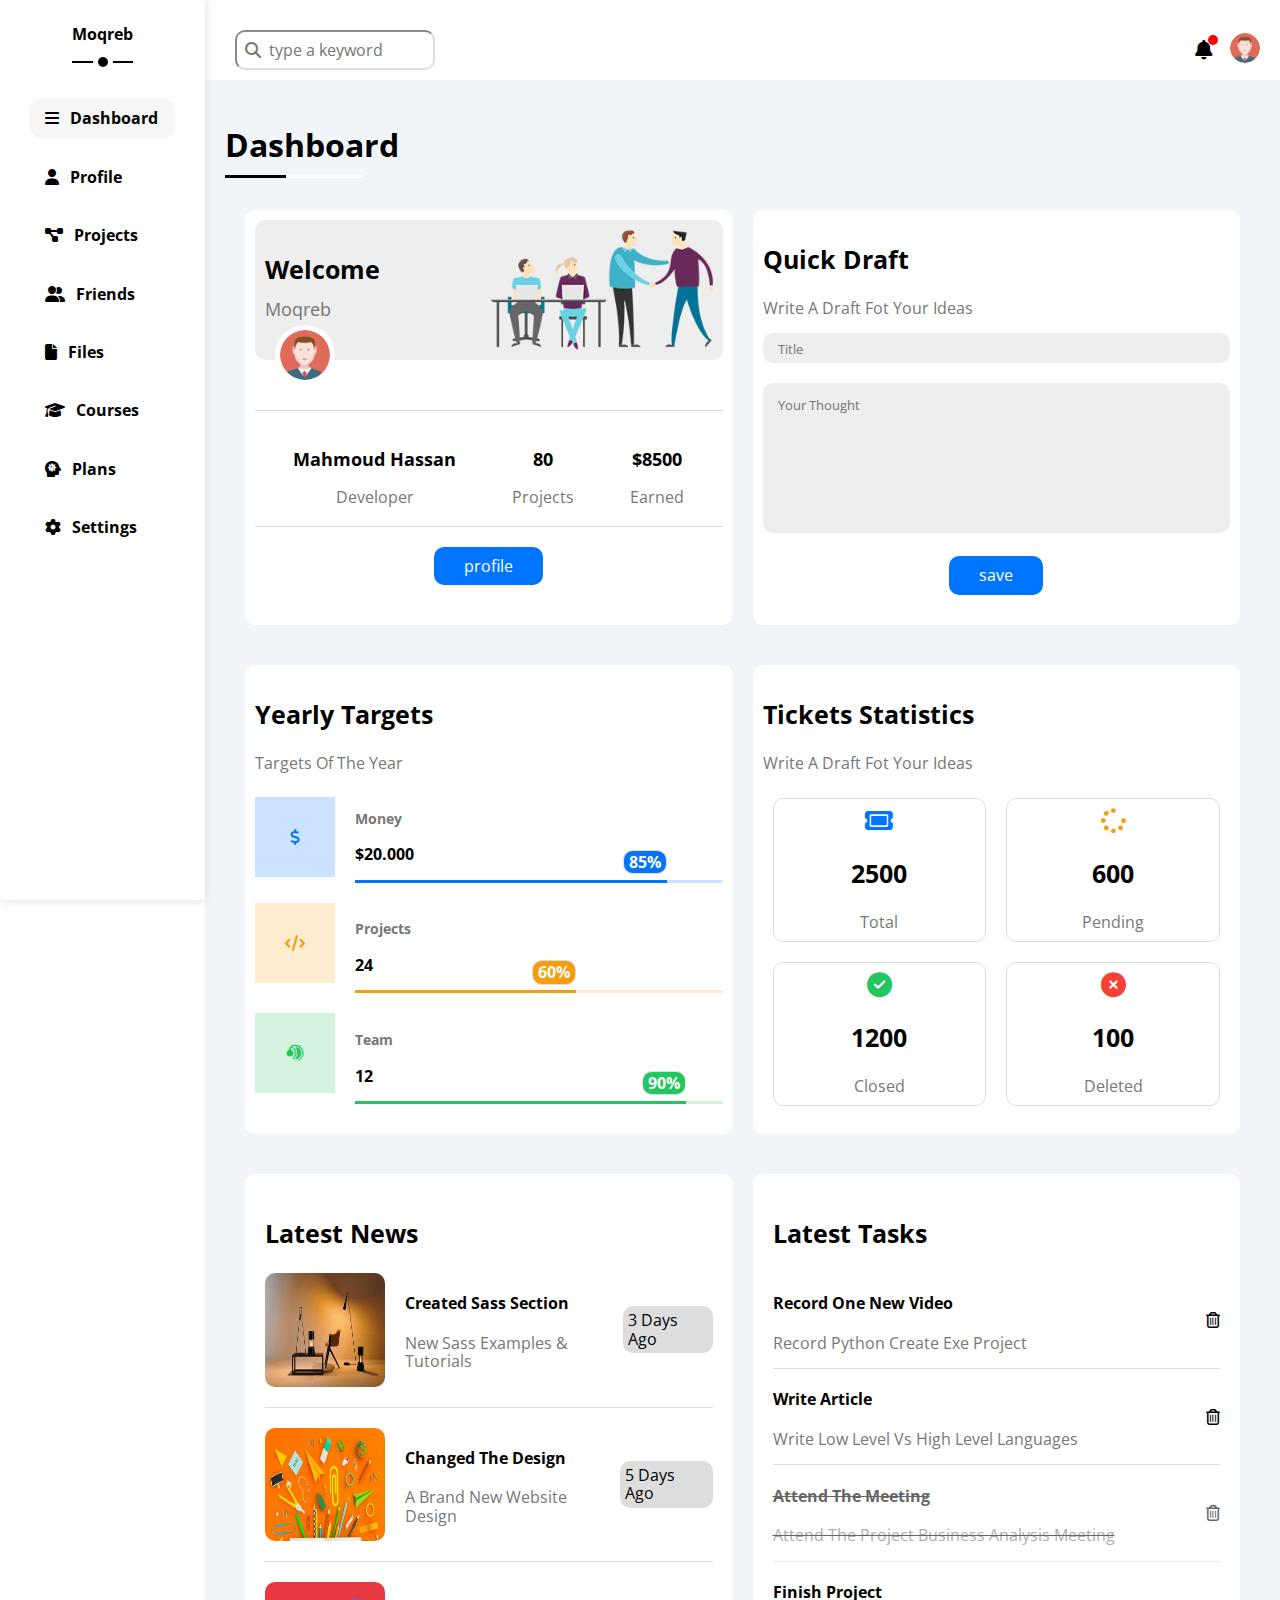
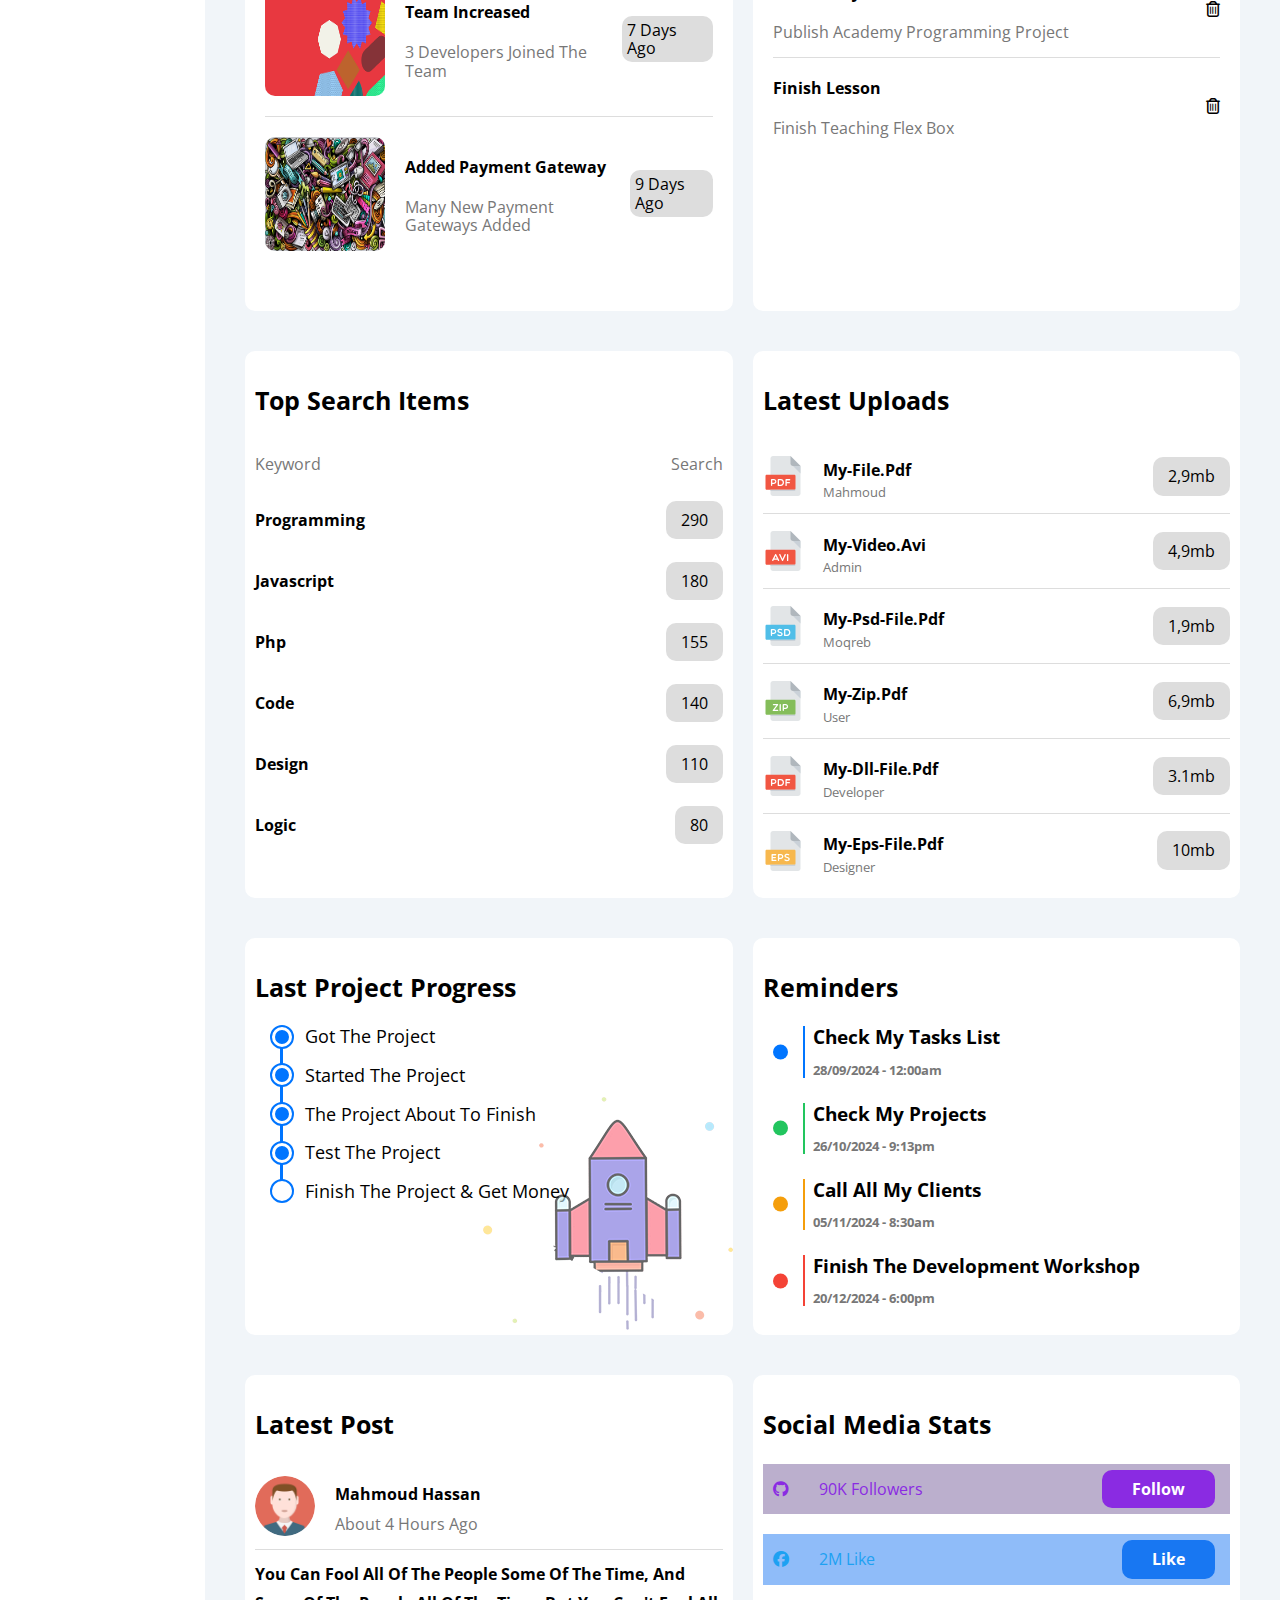
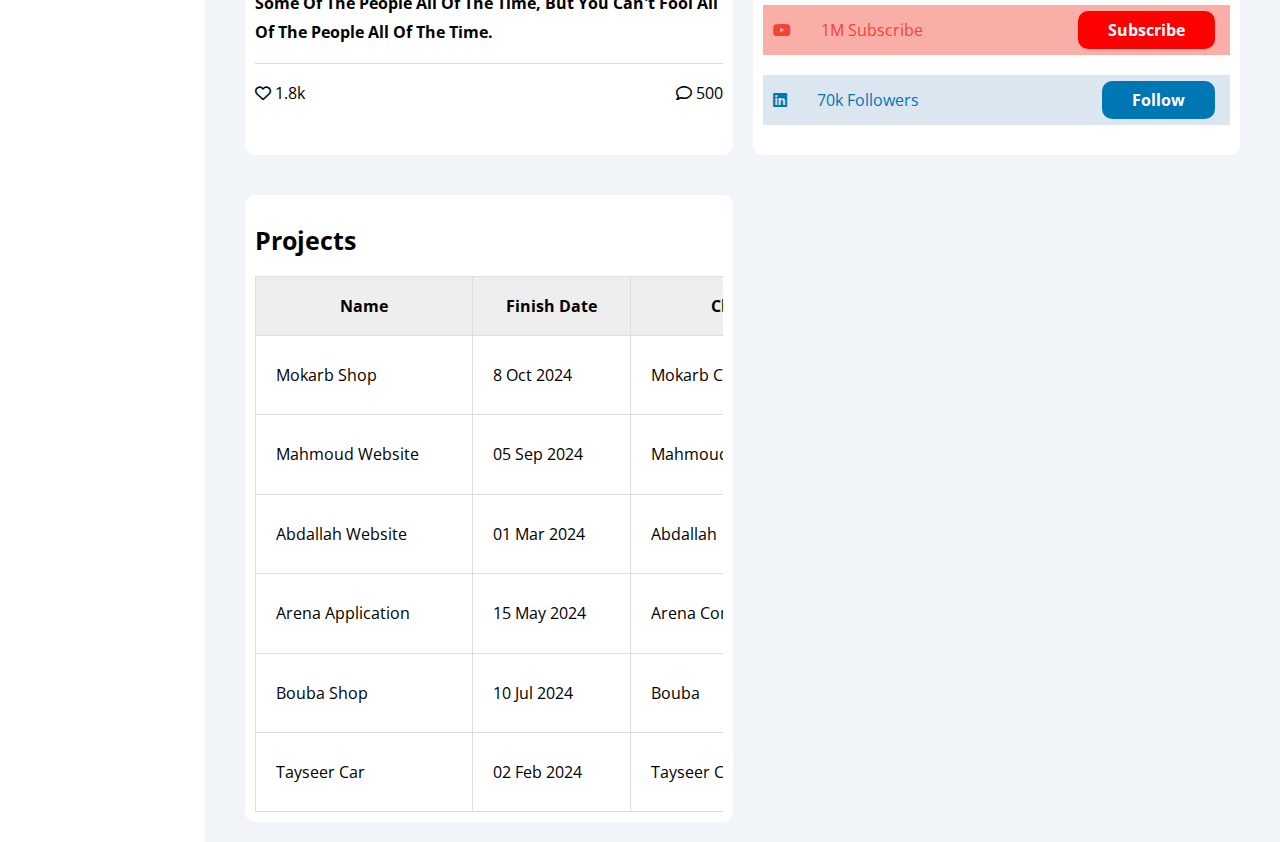
<file: index.html>
<!DOCTYPE html>
<html lang="en">
<head>
    <meta charset="UTF-8">
    <meta name="viewport" content="width=device-width, initial-scale=1.0">
    <link rel="preconnect" href="https://fonts.googleapis.com">
<link rel="preconnect" href="https://fonts.gstatic.com" crossorigin>
<link href="https://fonts.googleapis.com/css2?family=Open+Sans:ital,wght@0,300..800;1,300..800&display=swap" rel="stylesheet">
<link rel="stylesheet" href="/css file/all.css">
<link rel="stylesheet" href="/css file/dashboard.css">
<link rel="stylesheet" href="/css file/framework.css">
<link rel="stylesheet" href="/css file/normalize.css">
<link rel="stylesheet" href="profile.html">
<link rel="stylesheet" href="projects.html">
<link rel="stylesheet" href="friends.html">
<link rel="stylesheet" href="files.html">
<link rel="stylesheet" href="courses.html">
<link rel="stylesheet" href="plans.html">
<link rel="stylesheet" href="settings.html">
    <title>Dashboard</title>
</head>
<body>
<div class="pg d-flex j-between">
<!-- start aside -->
<div class="aside p-rel bg-w p-10 b-shad">
    <div class="header mb-10">
        <h1 class="w-fit p-rel pb-20">moqreb</h1>
        <ul class="content p-20 f-w">
            <li class="mb-20 ">
                <a href="index.html" class="active b-c bord-rad10  d-block">
                    <i class="fa-solid fa-bars"></i>
                    <span>dashboard</span>
                </a>
            </li>
            <li class="mb-20">
                <a href="profile.html" class="b-c  d-block">
                    <i class="fa-solid fa-user"></i>
                    <span>profile</span>
                </a>
            </li>
            <li class="mb-20">
                <a href="projects.html" class="b-c d-block">
                    <i class="fa-solid fa-diagram-project"></i>                         <span>projects</span>
                </a>
            </li>
            <li class="mb-20">
                <a href="friends.html"class="b-c d-block">
                    <i class="fa-solid fa-user-group"></i>                          <span>friends</span>
                </a>
            </li>
            <li class="mb-20">
                <a href="files.html"class="b-c d-block">
                    <i class="fa-solid fa-file"></i>
                                            <span>files</span>
                </a>
            </li>
            <li class="mb-20">
                <a href="courses.html"class="b-c d-block">
                    <i class="fa-solid fa-graduation-cap"></i>                        <span>courses</span>
                </a>
            </li>
            <li class="mb-20">
                <a href="plans.html"class="b-c d-block">
                    <i class="fa-solid fa-head-side-virus"></i>                        <span>plans</span>
                </a>
            </li>
            <li class="mb-20">
                <a href="settings.html"class="b-c d-block">
                    <i class="fa-solid fa-gear"></i>                        <span>settings</span>
                </a>
            </li>
        </ul>
    </div>
</div>
<!-- end aside -->
<!-- start section -->
<div class="section bg-w">
    <div class="data  d-flex align-c j-between p-20 bg-w">
        <form action=""class="p-rel bord-rad10 p-10 d-block">
            <i class="fa-solid fa-magnifying-glass p-abs"></i>
            <input class="bord-rad10" type="search"placeholder="type a keyword">
        </form>
        <div class="icon-right p-rel">
            <i class="fa-solid fa-bell p-abs"></i>
            <img src="/images/avatar.png" class="rad" alt="">
        </div>
    </div>
    <div class="content p-20">
        <h2 class="p-rel d-block w-fit f-w f-size">dashboard</h2>
        <div class="boxs d-grid gap-20 ml-20 mr-20">
            <div class="box-one mt-20 bg-w bord-rad10 p-10">
                <div class="heading d-flex bord-rad10 p-10 j-between mb-20">
<div class="welcome">
    <h3 class="f-w">welcome</h3>
    <p>moqreb</p>
</div>
                    <img src="images/welcome.png" alt="">
                </div>
                <div class="footer p-rel bg-w">
                    <img src="images/avatar.png" class="rad p-abs" alt="">
                    <div class="border d-flex align-c p-20 t-center gap-20">
                        <div>
                            <p class="f-w">mahmoud hassan</p>
                            <span>developer</span>
                        </div>
                        <div>
                            <p class="f-w">80</p>
                            <span>projects</span>
                        </div>
                        <div>
                            <p class="f-w">$8500</p>
                            <span>earned</span>
                        </div>
                    </div>
                    <a href="#" class="w-fit d-block pt-20 m-auto">
                        <button class="bord-rad10 bg-main-c mb-20">profile</button>
                    </a>
                </div>
            </div>
            <div class="box-two bg-w bord-rad10 mt-20 p-10">
                    <h3 class="f-w f-size">quick draft</h3>
                    <p>write a draft fot your ideas</p>
                    <form action="">
                        <input type="text" placeholder="title" class="bord-rad10 p-10">
                        <textarea  class="mt-20 bord-rad10 mb-20 p-10" placeholder="your thought"></textarea>
                        <input type="submit" value="save" class="d-block w-fit m-auto bord-rad10 mb-20">
                        
                    </form>
            </div>
            <div class="box-three bg-w bord-rad10 p-10 mt-20">
    <div class="text mb-20">
        <h3 class="f-size">yearly targets</h3>
        <p>targets of the year</p>
    </div>
                <div class="container">
                    <div class="pack-one d-flex align-c gap-20 mb-20">
<div class="icon p-rel"> 
                        <i class="fa-solid fa-dollar-sign p-abs main-c"></i>
</div>
                        <div class="info">
                            <h4>money</h4>
                            <p class="f-w">$20.000</p>
                            <div class="bord-rad10"><span class="p-rel"></span></div>
                        </div>
                    </div>
                    <div class="pack-two d-flex mb-20 gap-20">
<div class="icon  p-rel">                        <i class="fa-solid fa-code p-abs yellow-c"></i>
</div>                        <div class="info">
                            <h4>projects</h4>
                            <p class="f-w">24</p>
                            <div><span></span></div>
                        </div>
                    </div>
                    <div class="pack-three d-flex mb-20 gap-20">
<div class="icon  p-rel">                        <i class="fa-brands fa-teamspeak p-abs green-c"></i>
</div>                        <div class="info">
                            <h4>team</h4>
                            <p class="f-w">12</p>
                            <div><span></span></div>
                        </div>
                    </div>
                </div>
            </div>
            <div class="box-four bg-w bord-rad10 p-10 mt-20">
                <h3 class="f-w f-size">tickets statistics</h3>
                <p class="t-c">write a draft fot your ideas</p>
                <div class="stats align-c j-center gap-20 t-center p-10">
                    <div class="total bord-rad10 p-10">
                        <i class="fa-solid fa-ticket main-c f-w f-size"></i>
                        <p class="f-w f-size">2500</p>
                        <span class="d-block t-c ">total</span>
                    </div>
                    <div class="pending bord-rad10 p-10">
                        <i class="fa-solid fa-spinner f-w f-size yellow-c"></i>
                        <p class="f-w f-size"> 600</p>
                        <span class="d-block t-c">pending</span>
                    </div>
                    <div class="closed bord-rad10 p-10 ">
                        <i class="fa-regular fa-circle-check f-w f-size green-c"></i>
                        <p class="f-w f-size"> 1200</p>
                        <span class="d-block t-c"> closed</span>
                    </div>
                    <div class="del bord-rad10 p-10">
                        <i class="fa-regular fa-circle-xmark f-w f-size red-c"></i>
                        <p class="f-w f-size">100</p>
                        <span class="d-block t-c">deleted</span>
                    </div>
                </div>
            </div>
            <div class="box-five mt-20 bg-w bord-rad10 p-20">
                <h3 class="f-w f-size">latest news</h3>
                <div class="warpper">
                    <div class="created d-flex j-between  align-c mb-20 pb-20">
                        <div class="content d-flex">
                            <img src="/images/news-01.png" class="bord-rad10 mr-20" alt="">
                    <div class="text">                                 <h4>created sass section</h4>
                    <p class="t-c">new sass examples & tutorials</p></div>
                        </div>
                            <span class="d-block bord-rad10">3 days ago</span>
                    </div>
                    <div class="change d-flex j-between align-c mb-20 pb-20">
                        <div class="content d-flex">
                            <img src="/images/news-02.png" alt="" class="bord-rad10 mr-20" >
<div class="text">                            <h4>changed the design</h4>
    <p class="t-c">a brand new website design</p></div>
                        </div>
                            <span class="d-block bord-rad10">5 days ago</span>
                    </div>
                    <div class="team d-flex j-between align-c mb-20 pb-20">
                        <div class="content d-flex">
                            <img src="/images/news-03.png" alt=""class="bord-rad10 mr-20" >
                            <div class="text">
                                <h4>team increased</h4>
                                <p class="t-c">3 developers joined the team
                            </div>
                            </p>
                        </div>
                            <span class="d-block bord-rad10">7 days ago</span>
                    </div>
                    <div class="add d-flex j-between align-c mb-20 pb-20">
                        <div class="content d-flex">
                            <img src="/images/news-04.png" alt="" class="bord-rad10 mr-20" >
                            <div class="text">
                                <h4>added payment gateway</h4>
                                <p class="t-c"> many new payment gateways added
                                </p>
                            </div>

                        </div>
                        <span class="d-block bord-rad10">9 days ago</span>
                    </div>
                </div>
            </div>
            <div class="box-six mt-20 bg-w bord-rad10 p-20">
                <h3 class="f-size f-w">latest tasks</h3>
                <div class="container">
                    <div class="box d-flex align-c j-between">
            <div class="text">
                    <h4>Record One New Video</h4>
                        <p class="t-c">Record Python Create Exe Project</p>
</div>
<i class="fa-regular fa-trash-can"></i>
                    </div>
                    <div class="box d-flex align-c j-between">
            <div class="text">
                    <h4>Write Article
                    </h4>
                        <p class="t-c">Write Low Level vs High Level Languages

                        </p>
</div>
<i class="fa-regular fa-trash-can"></i>
                    </div>
                    <div class="box d-flex align-c j-between o">
            <div class="text">
                    <h4><del>attend the meeting</del>
                    </h4>
                    <del>                        <p class="t-c">attend the project business analysis meeting

                    </p></del>
</div>
<i class="fa-regular fa-trash-can"></i>
                    </div>
                    <div class="box d-flex align-c j-between ">
            <div class="text">
                    <h4>Finish Project
                    </h4>
                        <p class="t-c">Publish Academy Programming Project

                        </p>
</div>
<i class="fa-regular fa-trash-can"></i>
                    </div>
                    <div class="box d-flex align-c j-between">
            <div class="text">
                    <h4>Finish Lesson
                    </h4>
                        <p class="t-c">Finish Teaching Flex Box

                        </p>
</div>
<i class="fa-regular fa-trash-can"></i>
                    </div>
                </div>
            </div>
            <div class="box-seven bg-w bord-rad10 p-10 mt-20">
                <h3 class="f-size f-w w-fit">top search items</h3>
                <div class="items">
                    <div class="item d-flex j-between align-c">
                        <p class="t-c">keyword</p>
                        <p class="t-c">search</p>
                    </div>
                    <div class="item d-flex j-between align-c">
                        <h4>programming</h4>
                        <span class="d-block bord-rad10">290</span>
                    </div>
                    <div class="item d-flex j-between align-c">
                        <h4>javascript</h4>
                        <span class="d-block bord-rad10">180</span>
                    </div>
                    <div class="item d-flex j-between align-c">
                        <h4>php</h4>
                        <span class="d-block bord-rad10">155</span>
                    </div>
                    <div class="item d-flex j-between align-c">
                        <h4>code</h4>
                        <span class="d-block bord-rad10">140</span>
                    </div>
                    <div class="item d-flex j-between align-c">
                        <h4>design</h4>
                        <span class="d-block bord-rad10">110</span>
                    </div>
                    <div class="item d-flex j-between align-c">
                        <h4>logic</h4>
                        <span class="d-block bord-rad10">80</span>
                    </div>
                </div>
            </div>
            <div class="box-eight bg-w bord-rad10 p-10 mt-20">
                <h3 class="f-size f-w w-fit">latest uploads</h3>
                <div class="items">
                    <div class="item d-flex j-between align-c">
                        <div class="info d-flex">
                            <img src="/images/pdf.svg" alt="" class="mr-20" style="width: 40px;">
                            <div class="text">
                                <h4>my-file.pdf</h4>
                                <p class="t-c">mahmoud</p>
                            </div>
                        </div>
                        <span class="d-block bord-rad10">2,9mb</span>
                    </div>
                    <div class="item d-flex j-between align-c">
                        <div class="info d-flex">
                            <img src="/images/avi.svg" alt="" class="mr-20" style="width: 40px;">
                            <div class="text">
                                <h4>my-video.avi</h4>
                                <p class="t-c">admin</p>
                            </div>
                        </div>
                        <span class="d-block bord-rad10">4,9mb</span>
                    </div>
                    <div class="item d-flex j-between align-c">
                        <div class="info d-flex">
                            <img src="/images/psd.svg" alt="" class="mr-20" style="width: 40px;">
                            <div class="text">
                                <h4>my-psd-file.pdf</h4>
                                <p class="t-c">moqreb</p>
                            </div>
                        </div>
                        <span class="d-block bord-rad10">1,9mb</span>
                    </div>
                    <div class="item d-flex j-between align-c">
                        <div class="info d-flex">
                            <img src="/images/zip.svg" alt="" class="mr-20" style="width: 40px;">
                            <div class="text">
                                <h4>my-zip.pdf</h4>
                                <p class="t-c">user</p>
                            </div>
                        </div>
                        <span class="d-block bord-rad10">6,9mb</span>
                    </div>
                    <div class="item d-flex j-between align-c">
                        <div class="info d-flex">
                            <img src="/images/pdf.svg" alt="" class="mr-20" style="width: 40px;">
                            <div class="text">
                                <h4>my-dll-file.pdf</h4>
                                <p class="t-c">developer</p>
                            </div>
                        </div>
                        <span class="d-block bord-rad10">3.1mb</span>
                    </div>
                    <div class="item d-flex j-between align-c">
                        <div class="info d-flex">
                            <img src="/images/eps.svg" alt="" class="mr-20" style="width: 40px;">
                            <div class="text">
                                <h4>my-eps-file.pdf</h4>
                                <p class="t-c">designer</p>
                            </div>
                        </div>
                        <span class="d-block bord-rad10">10mb</span>
                    </div>
                </div>
            </div>
            <div class="box-nine bg-w bord-rad10 p-10 mt-20 p-rel">
                <h3 class="f-size f-w w-fit">last project progress</h3>
                <div class="text p-rel">
                    <p class="p-rel">got the project</p>
                    <p class="p-rel">started the project</p>
                    <p class="p-rel">the project about to finish</p>
                    <p class="p-rel waiting">test the project</p>
                    <p class="p-rel">finish the project & get money</p>
                </div>
                <img src="/images/project.png" alt="" class="o p-abs" >
            </div>
            <div class="box-ten bg-w bord-rad10 p-10 mt-20">
                <h3 class="f-size f-w w-fit"> reminders<h3> 
                    <div class="reminder">
                        <div class="one p-rel">
                            <h4 class="pointer">check my tasks list</h4>
                            <p class="t-c f-s13">28/09/2024 - 12:00am</p>
                        </div>
                        <div class="two p-rel">
                            <h4 class="pointer">check my projects</h4>
                            <p class="t-c f-s13">26/10/2024 - 9:13pm</p>
                        </div>
                        <div class="three p-rel">
                            <h4 class="pointer"> call all my clients</h4>
                            <p class="t-c f-s13">05/11/2024 - 8:30am</p>
                        </div>
                        <div class="four p-rel">
                            <h4 class="pointer">finish the development workshop</h4>
                            <p class="t-c f-s13">20/12/2024 - 6:00pm</p>
                        </div>
                    </div>
                </div>
                <div class="box-eleven bg-w bord-rad10 p-10 mt-20">
                    <h3 class="f-size f-w w-fit">latest post</h3>
                    <div class="head">
                        <div class="top d-flex align-c gap-20 mb-20">
                            <img src="/images/avatar.png" alt="" class="rad pointer">
                            <div class="text pointer">
                                    <h4>mahmoud hassan</h4>
                                    <p class="t-c"> about 4 hours ago</p>
                            </div>
                        </div>

                <p class="line-h f-w">You Can Fool All Of The People Some Of The Time, And Some Of The People All Of The Time, But You Can't Fool All Of The People All Of The Time.</p>
                    </div>
                    <div class="foot d-flex j-between align-c pt-20">
                        <div class="l-icon pointer">
                            <i class="fa-regular fa-heart"></i>
                            <span>1.8k</span>
                        </div>
                        <div class="r-icon pointer">
                            <i class="fa-regular fa-comment"></i>
                            <span>500</span>
                        </div>
                    </div>
                </div>
                <div class="social-box bg-w bord-rad10 p-10 mt-20">
<h3 class="f-size f-w w-fit">social media stats</h3>
                    <div class="git d-flex j-between align-c mb-20">
                        <div class="icon d-flex gap-20 align-c j-center">
                        <i class="fa-brands fa-github pointer p-10"></i>
                            <p class="pointer">90K followers</p>
                        </div>
                        <span class="d-block bord-rad10  pointer f-w">follow</span>
                    </div>
                    <div class="face mb-20 d-flex j-between align-c">
                                                                                            <div class="icon d-flex gap-20 align-c j-center">
<i class="fa-brands fa-facebook pointer p-10"></i>                            
                            <p class="pointer">2M like</p>
                        </div>
                        <span class="d-block bord-rad10  pointer f-w">like</span>
                    </div>
                    <div class="yout mb-20 d-flex j-between align-c">
                        <div class="icon d-flex gap-20 align-c j-center">
                    <i class="fa-brands fa-youtube pointer p-10"></i>
                                <p class="pointer">1M subscribe</p>
                        </div>
                        <span class="d-block bord-rad10 pointer f-w">subscribe</span>
                    </div>
                    <div class="in d-flex j-between mb-20 align-c "> 
                        <div class="icon d-flex gap-20 align-c j-center">
<i class="fa-brands fa-linkedin pointer p-10"></i>                            <p class="pointer">70k followers</p>
                        </div>
                        <span class="d-block bord-rad10 pointer f-w">follow</span>
                    </div>

                    
                </div>
                <div class="projects mt-20 bg-w bord-rad10 p-10">
                    <h2 class="f-size f-w"> projects</h2>
                    <div class="responsive-table">
                        <table style="min-width:1000px ;">
                            <tr>
                                <th>name</th>
                                <th>finish date</th>
                                <th>client</th>
                                <th>price</th>
                                <th>team</th>
                                <th>statue</th>
                            </tr>
                            <tr>
                                <td> mokarb shop</td>
                                <td> 8 oct 2024</td>
                                <td> mokarb company</td>
                                <td>$1500</td>
                                <td>
                                    <div class="img">
                                        <img src="/images/team-01.png" alt="" class="rad">
                                        <img src="/images/team-02.png" alt="" class="rad">
                                        <img src="/images/team-03.png" alt=""class="rad">
                                        <img src="/images/team-04.png" alt=""class="rad">
                                    </div>
                                </td>
                                <td><span class="d-block bord-rad10 progress">inprogress</span></td>
                            </tr>
                            <tr>
                                <td> mahmoud website</td>
                                <td> 05 sep 2024</td>
                                <td> mahmoud </td>
                                <td>$800</td>
                                <td>
                                    <div class="img">
                                        <img src="/images/team-03.png" alt=""class="rad">
                                        <img src="/images/team-04.png" alt=""class="rad">
                                    </div>
                                </td>
                                <td><span class="d-block bord-rad10 completed">completed</span></td>
                            </tr>
                            <tr>
                                <td> abdallah website</td>
                                <td> 01 mar 2024</td>
                                <td> abdallah</td>
                                <td>$300</td>
                                <td>
                                    <div class="img">
                                        <img src="/images/team-02.png" alt=""class="rad">
                                        <img src="/images/team-03.png" alt=""class="rad">
                                        <img src="/images/team-04.png" alt=""class="rad">
                                    </div>
                                </td>
                                <td><span class="d-block bord-rad10 rejected">rejected</span></td>
                            </tr>
                            <tr>
                                <td> arena application</td>
                                <td> 15 may 2024</td>
                                <td> arena company</td>
                                <td>$51500</td>
                                <td>
                                    <div class="img">
                                        <img src="/images/team-01.png" alt=""class="rad">
                                        <img src="/images/team-03.png" alt=""class="rad">
                                    </div>
                                </td>
                                <td><span class="d-block bord-rad10 completed">completed</span></td>
                            </tr>
                            <tr>
                                <td> bouba shop</td>
                                <td> 10 jul 2024</td>
                                <td> bouba</td>
                                <td>$500</td>
                                <td>
                                    <div class="img">
                
                                        <img src="/images/team-02.png" alt=""class="rad">
                                        <img src="/images/team-03.png" alt=""class="rad">
                
                                    </div>
                                </td>
                                <td><span class="d-block bord-rad10 pending">pending</span></td>
                            </tr>
                            <tr>
                                <td> Tayseer car</td>
                                <td> 02 feb 2024</td>
                                <td> Tayseer company</td>
                                <td>$15500</td>
                                <td>
                                    <div class="img">
                                        <img src="/images/team-04.png" alt=""class="rad">
                                    </div>
                                </td>
                                <td><span class="d-block bord-rad10 completed">completed</span></td>
                            </tr>
                        </table>
                    </div>
        
                </div>
        </div>


    </div>
</div>
<!-- end section -->

</div>
</body>
</html>
</file>
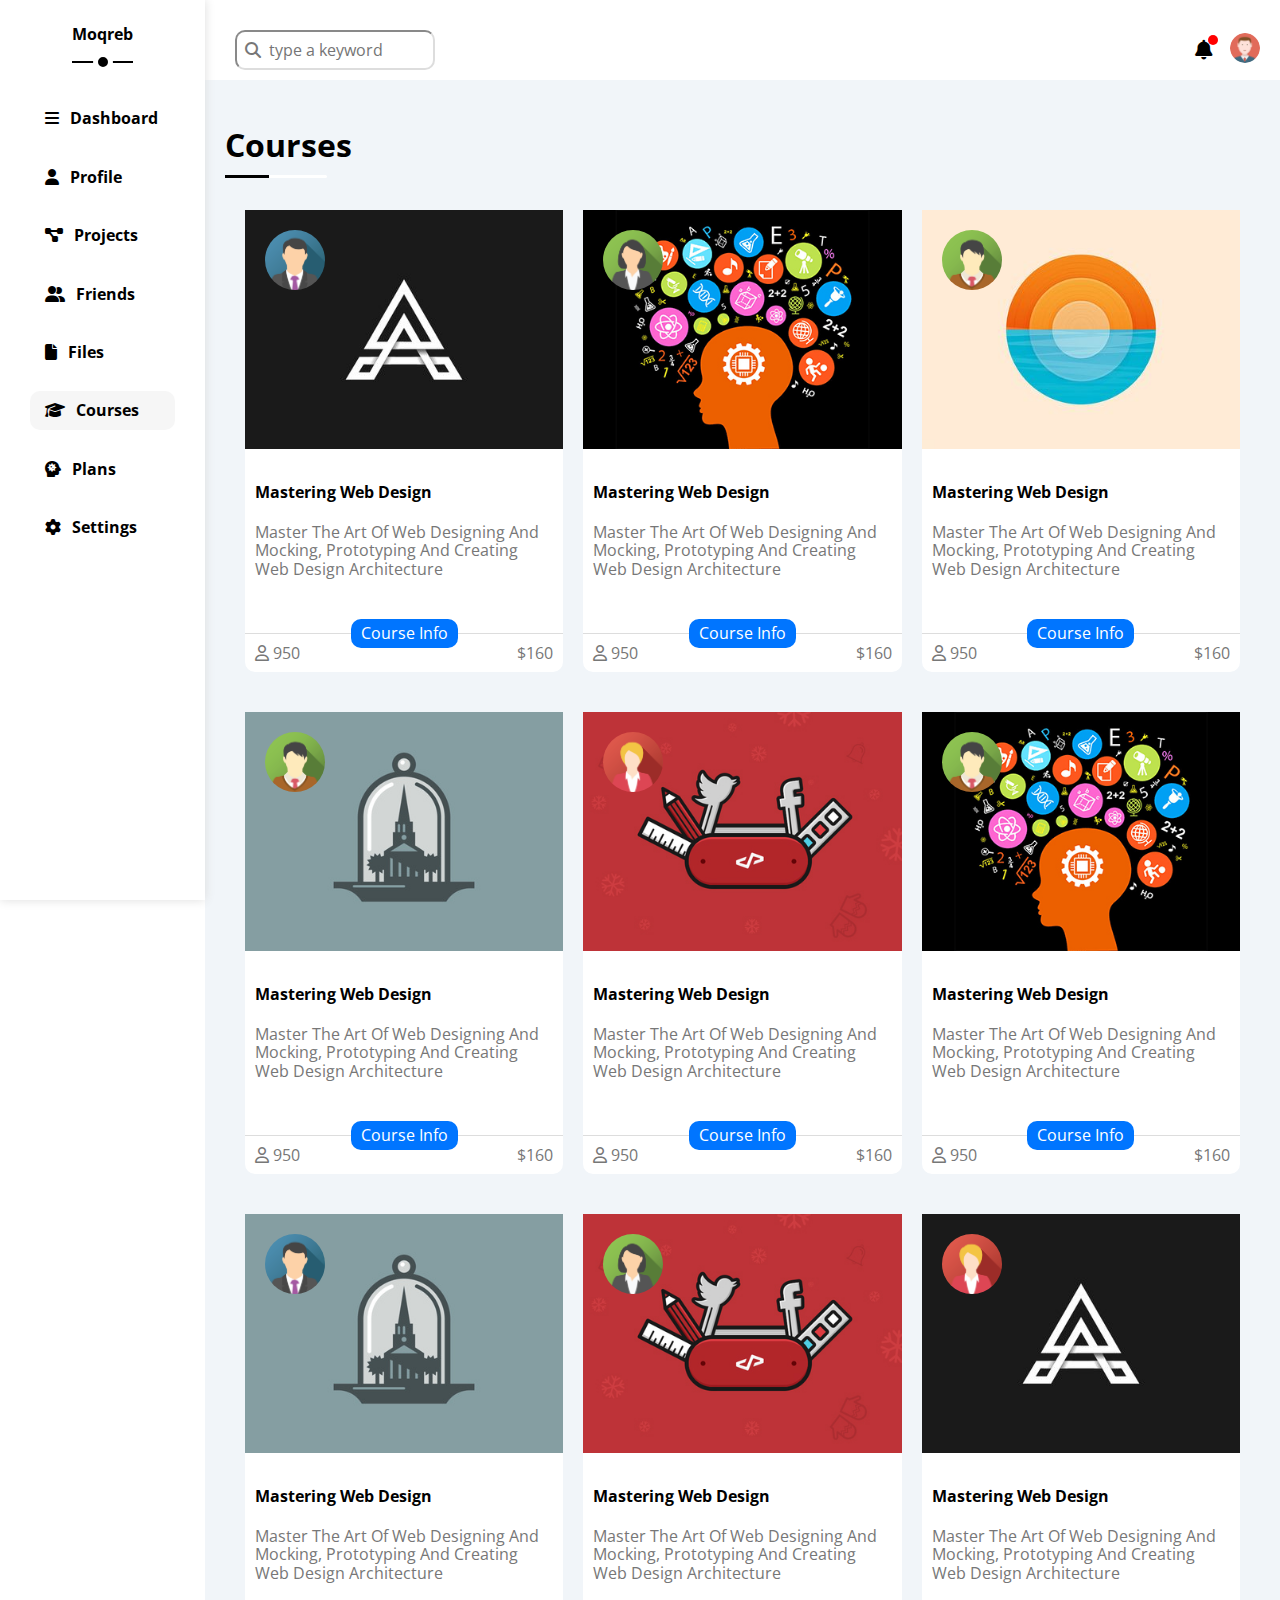
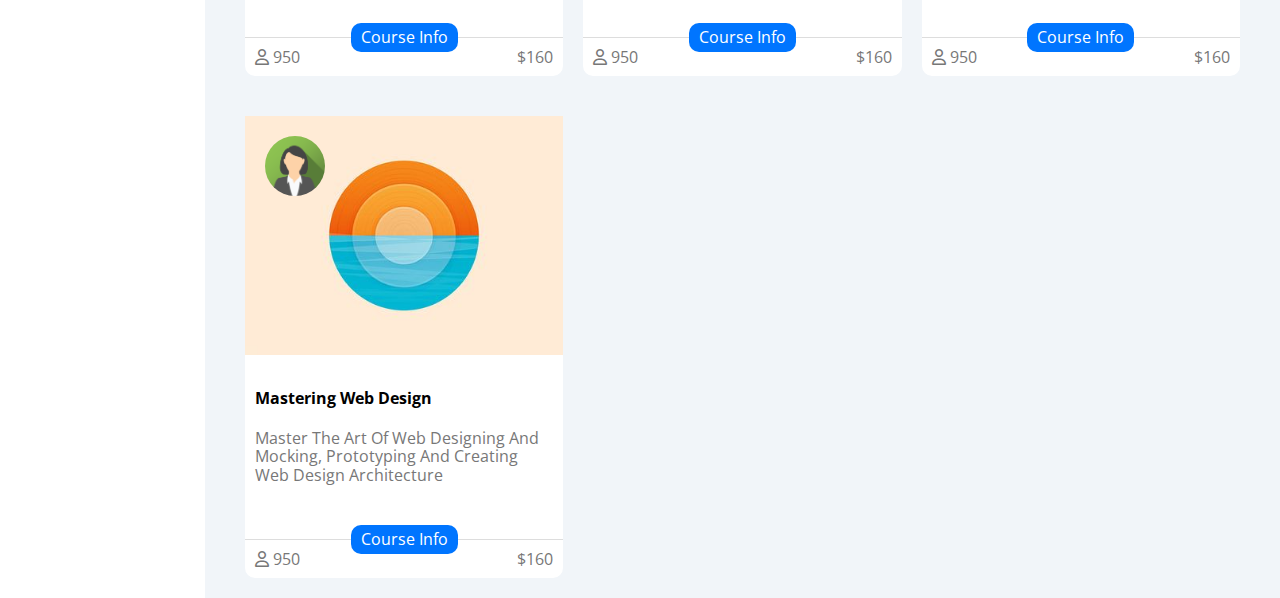
<file: courses.html>
<!DOCTYPE html>
<html lang="en">
<head>
    <meta charset="UTF-8">
    <meta name="viewport" content="width=device-width, initial-scale=1.0">
    <link rel="preconnect" href="https://fonts.googleapis.com">
<link rel="preconnect" href="https://fonts.gstatic.com" crossorigin>
<link href="https://fonts.googleapis.com/css2?family=Open+Sans:ital,wght@0,300..800;1,300..800&display=swap" rel="stylesheet">
<link rel="stylesheet" href="/css file/all.css">
<link rel="stylesheet" href="/css file/dashboard.css">
<link rel="stylesheet" href="/css file/framework.css">
<link rel="stylesheet" href="/css file/normalize.css">
<link rel="stylesheet" href="profile.html">
<link rel="stylesheet" href="projects.html">
<link rel="stylesheet" href="friends.html">
<link rel="stylesheet" href="files.html">
<link rel="stylesheet" href="courses.html">
<link rel="stylesheet" href="plans.html">
<link rel="stylesheet" href="settings.html">
    <title>Courses</title>
</head>
<body>
    <div class="pg d-flex j-between">
        <!-- start aside -->
        <div class="aside p-rel bg-w p-10 b-shad">
            <div class="header mb-10">
                <h1 class="w-fit p-rel pb-20">moqreb</h1>
                <ul class="content p-20 f-w">
                    <li class="mb-20 ">
                        <a href="index.html" class=" b-c bord-rad10  d-block">
                            <i class="fa-solid fa-bars"></i>
                            <span>dashboard</span>
                        </a>
                    </li>
                    <li class="mb-20">
                        <a href="profile.html" class="b-c bord-rad10  d-block" >
                            <i class="fa-solid fa-user"></i>
                            <span>profile</span>
                        </a>
                    </li>
                    <li class="mb-20">
                        <a href="projects.html" class="b-c d-block">
                            <i class="fa-solid fa-diagram-project"></i>                         <span>projects</span>
                        </a>
                    </li>
                    <li class="mb-20">
                        <a href="friends.html"class="b-c d-block  bord-rad10">
                            <i class="fa-solid fa-user-group"></i>                          <span>friends</span>
                        </a>
                    </li>
                    <li class="mb-20">
                        <a href="files.html"class="b-c d-block  bord-rad10">
                            <i class="fa-solid fa-file"></i>
                                                    <span>files</span>
                        </a>
                    </li>
                    <li class="mb-20">
                        <a href="courses.html"class="b-c d-block active bord-rad10">
                            <i class="fa-solid fa-graduation-cap"></i>                        <span>courses</span>
                        </a>
                    </li>
                    <li class="mb-20">
                        <a href="plans.html"class="b-c d-block">
                            <i class="fa-solid fa-head-side-virus"></i>                        <span>plans</span>
                        </a>
                    </li>
                    <li class="mb-20">
                        <a href="settings.html"class="b-c d-block">
                            <i class="fa-solid fa-gear"></i>                        <span>settings</span>
                        </a>
                    </li>
                </ul>
            </div>
                </div>
        <!-- end aside -->
    <!-- start section -->
    <div class="section bg-w">
        <div class="data  d-flex align-c j-between p-20 bg-w">
            <form action=""class="p-rel bord-rad10 p-10 d-block">
                <i class="fa-solid fa-magnifying-glass p-abs"></i>
                <input class="bord-rad10" type="search"placeholder="type a keyword">
            </form>
            <div class="icon-right p-rel">
                <i class="fa-solid fa-bell p-abs"></i>
                <img src="/images/avatar.png" class="rad" alt="">
            </div>
        </div>
        <div class="content p-20">
            <h2 class="p-rel d-block w-fit f-w f-size">Courses</h2>
                <div class="courses gap-20 ml-20 mr-20">
                        <div class="course mt-20 bg-w bord-rad10 p-rel">
                            <img src="/images/team-01.png" alt="" style="width:60px;
                            top: 20px;
                            left: 20px;" class="rad p-abs">
                            <img src="/images/course-01.jpg" alt="" style="width: 100%;">
                            <div class="text">
                                <h4>mastering web design</h4>
                                <p>Master The Art Of Web Designing And Mocking, Prototyping And Creating Web Design Architecture</p>
                                <button class="bord-rad10 bg-main-c pointer m-auto d-block p-rel" style="bottom:-25px ;">course info</button>
                            </div>
                            <div class="foot-course d-flex j-between align-c t-c">
                                <span>
                                    <i class="fa-regular fa-user"></i>
                                    950
                                </span>
                                <span>
                                    $160
                                </span>
                            </div>
                        </div>
                        <div class="course mt-20 bg-w bord-rad10 p-rel">
                            <img src="/images/team-02.png" alt="" style="width:60px;
                            top: 20px;
                            left: 20px;" class="rad p-abs">
                            <img src="/images/course-02.jpg" alt="" style="width: 100%;">
                            <div class="text">
                                <h4>mastering web design</h4>
                                <p>Master The Art Of Web Designing And Mocking, Prototyping And Creating Web Design Architecture</p>
                                <button class="bord-rad10 bg-main-c pointer m-auto d-block p-rel" style="bottom:-25px ;">course info</button>
                            </div>
                            <div class="foot-course d-flex j-between align-c t-c">
                                <span>
                                    <i class="fa-regular fa-user"></i>
                                    950
                                </span>
                                <span>
                                    $160
                                </span>
                            </div>
                        </div>
                        <div class="course mt-20 bg-w bord-rad10 p-rel">
                            <img src="/images/team-03.png" alt="" style="width:60px;
                            top: 20px;
                            left: 20px;" class="rad p-abs">
                            <img src="/images/course-03.jpg" alt="" style="width: 100%;">
                            <div class="text">
                                <h4>mastering web design</h4>
                                <p>Master The Art Of Web Designing And Mocking, Prototyping And Creating Web Design Architecture</p>
                                <button class="bord-rad10 bg-main-c pointer m-auto d-block p-rel" style="bottom:-25px ;">course info</button>
                            </div>
                            <div class="foot-course d-flex j-between align-c t-c">
                                <span>
                                    <i class="fa-regular fa-user"></i>
                                    950
                                </span>
                                <span>
                                    $160
                                </span>
                            </div>
                        </div>
                        <div class="course mt-20 bg-w bord-rad10 p-rel">
                            <img src="/images/team-03.png" alt="" style="width:60px;
                            top: 20px;
                            left: 20px;" class="rad p-abs">
                            <img src="/images/course-04.jpg" alt="" style="width: 100%;">
                            <div class="text">
                                <h4>mastering web design</h4>
                                <p>Master The Art Of Web Designing And Mocking, Prototyping And Creating Web Design Architecture</p>
                                <button class="bord-rad10 bg-main-c pointer m-auto d-block p-rel" style="bottom:-25px ;">course info</button>
                            </div>
                            <div class="foot-course d-flex j-between align-c t-c">
                                <span>
                                    <i class="fa-regular fa-user"></i>
                                    950
                                </span>
                                <span>
                                    $160
                                </span>
                            </div>
                        </div>
                        <div class="course mt-20 bg-w bord-rad10 p-rel">
                            <img src="/images/team-05.png" alt="" style="width:60px;
                            top: 20px;
                            left: 20px;" class="rad p-abs">
                            <img src="/images/course-05.jpg" alt="" style="width: 100%;">
                            <div class="text">
                                <h4>mastering web design</h4>
                                <p>Master The Art Of Web Designing And Mocking, Prototyping And Creating Web Design Architecture</p>
                                <button class="bord-rad10 bg-main-c pointer m-auto d-block p-rel" style="bottom:-25px ;">course info</button>
                            </div>
                            <div class="foot-course d-flex j-between align-c t-c">
                                <span>
                                    <i class="fa-regular fa-user"></i>
                                    950
                                </span>
                                <span>
                                    $160
                                </span>
                            </div>
                        </div>
                        <div class="course mt-20 bg-w bord-rad10 p-rel">
                            <img src="/images/team-03.png" alt="" style="width:60px;
                            top: 20px;
                            left: 20px;" class="rad p-abs">
                            <img src="/images/course-02.jpg" alt="" style="width: 100%;">
                            <div class="text">
                                <h4>mastering web design</h4>
                                <p>Master The Art Of Web Designing And Mocking, Prototyping And Creating Web Design Architecture</p>
                                <button class="bord-rad10 bg-main-c pointer m-auto d-block p-rel" style="bottom:-25px ;">course info</button>
                            </div>
                            <div class="foot-course d-flex j-between align-c t-c">
                                <span>
                                    <i class="fa-regular fa-user"></i>
                                    950
                                </span>
                                <span>
                                    $160
                                </span>
                            </div>
                        </div>
                        <div class="course mt-20 bg-w bord-rad10 p-rel">
                            <img src="/images/team-01.png" alt="" style="width:60px;
                            top: 20px;
                            left: 20px;" class="rad p-abs">
                            <img src="/images/course-04.jpg" alt="" style="width: 100%;">
                            <div class="text">
                                <h4>mastering web design</h4>
                                <p>Master The Art Of Web Designing And Mocking, Prototyping And Creating Web Design Architecture</p>
                                <button class="bord-rad10 bg-main-c pointer m-auto d-block p-rel" style="bottom:-25px ;">course info</button>
                            </div>
                            <div class="foot-course d-flex j-between align-c t-c">
                                <span>
                                    <i class="fa-regular fa-user"></i>
                                    950
                                </span>
                                <span>
                                    $160
                                </span>
                            </div>
                        </div>
                        <div class="course mt-20 bg-w bord-rad10 p-rel">
                            <img src="/images/team-02.png" alt="" style="width:60px;
                            top: 20px;
                            left: 20px;" class="rad p-abs">
                            <img src="/images/course-05.jpg" alt="" style="width: 100%;">
                            <div class="text">
                                <h4>mastering web design</h4>
                                <p>Master The Art Of Web Designing And Mocking, Prototyping And Creating Web Design Architecture</p>
                                <button class="bord-rad10 bg-main-c pointer m-auto d-block p-rel" style="bottom:-25px ;">course info</button>
                            </div>
                            <div class="foot-course d-flex j-between align-c t-c">
                                <span>
                                    <i class="fa-regular fa-user"></i>
                                    950
                                </span>
                                <span>
                                    $160
                                </span>
                            </div>
                        </div>
                        <div class="course mt-20 bg-w bord-rad10 p-rel">
                            <img src="/images/team-05.png" alt="" style="width:60px;
                            top: 20px;
                            left: 20px;" class="rad p-abs">
                            <img src="/images/course-01.jpg" alt="" style="width: 100%;">
                            <div class="text">
                                <h4>mastering web design</h4>
                                <p>Master The Art Of Web Designing And Mocking, Prototyping And Creating Web Design Architecture</p>
                                <button class="bord-rad10 bg-main-c pointer m-auto d-block p-rel" style="bottom:-25px ;">course info</button>
                            </div>
                            <div class="foot-course d-flex j-between align-c t-c">
                                <span>
                                    <i class="fa-regular fa-user"></i>
                                    950
                                </span>
                                <span>
                                    $160
                                </span>
                            </div>
                        </div>
                        <div class="course mt-20 bg-w bord-rad10 p-rel">
                            <img src="/images/team-02.png" alt="" style="width:60px;
                            top: 20px;
                            left: 20px;" class="rad p-abs">
                            <img src="/images/course-03.jpg" alt="" style="width: 100%;">
                            <div class="text">
                                <h4>mastering web design</h4>
                                <p>Master The Art Of Web Designing And Mocking, Prototyping And Creating Web Design Architecture</p>
                                <button class="bord-rad10 bg-main-c pointer m-auto d-block p-rel" style="bottom:-25px ;">course info</button>
                            </div>
                            <div class="foot-course d-flex j-between align-c t-c">
                                <span>
                                    <i class="fa-regular fa-user"></i>
                                    950
                                </span>
                                <span>
                                    $160
                                </span>
                            </div>
                        </div>
                </div>
        </div>    
    </div>
    <!-- end section -->
            </div>
</body>
</html>
</file>
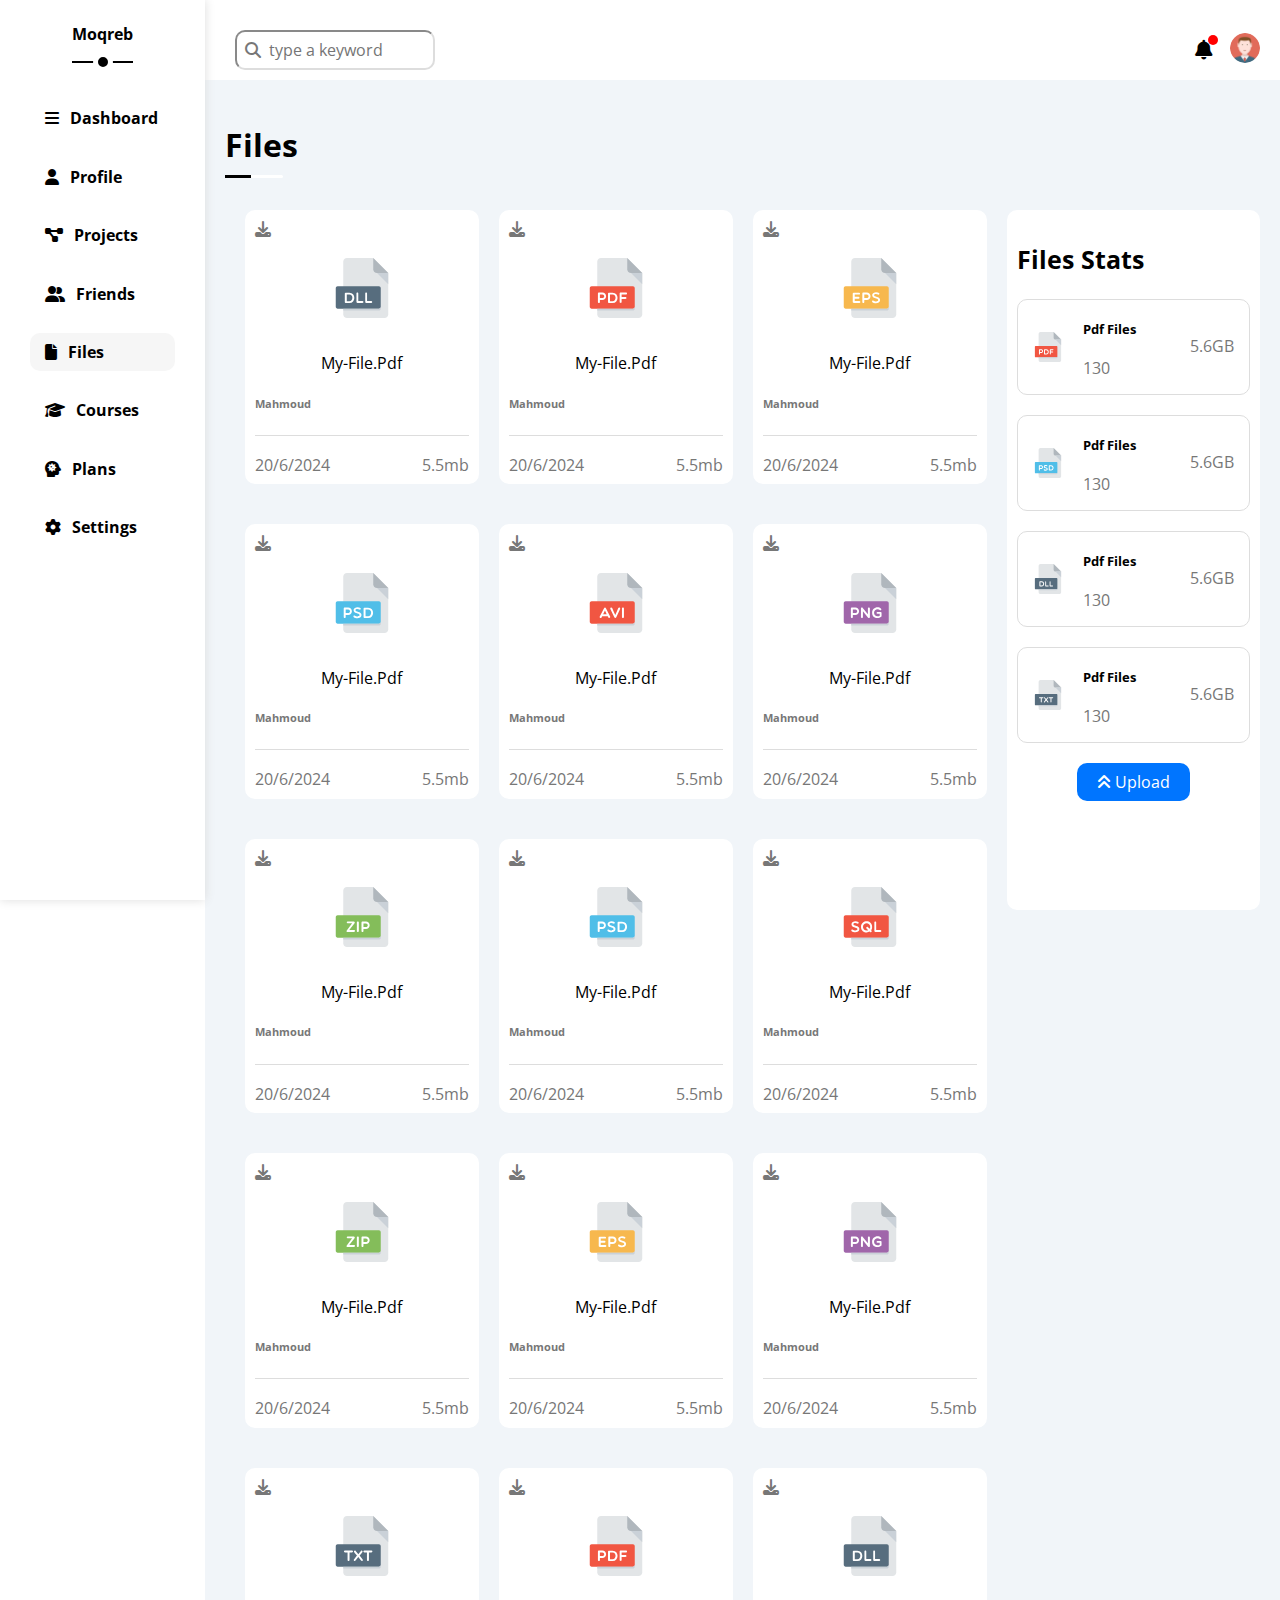
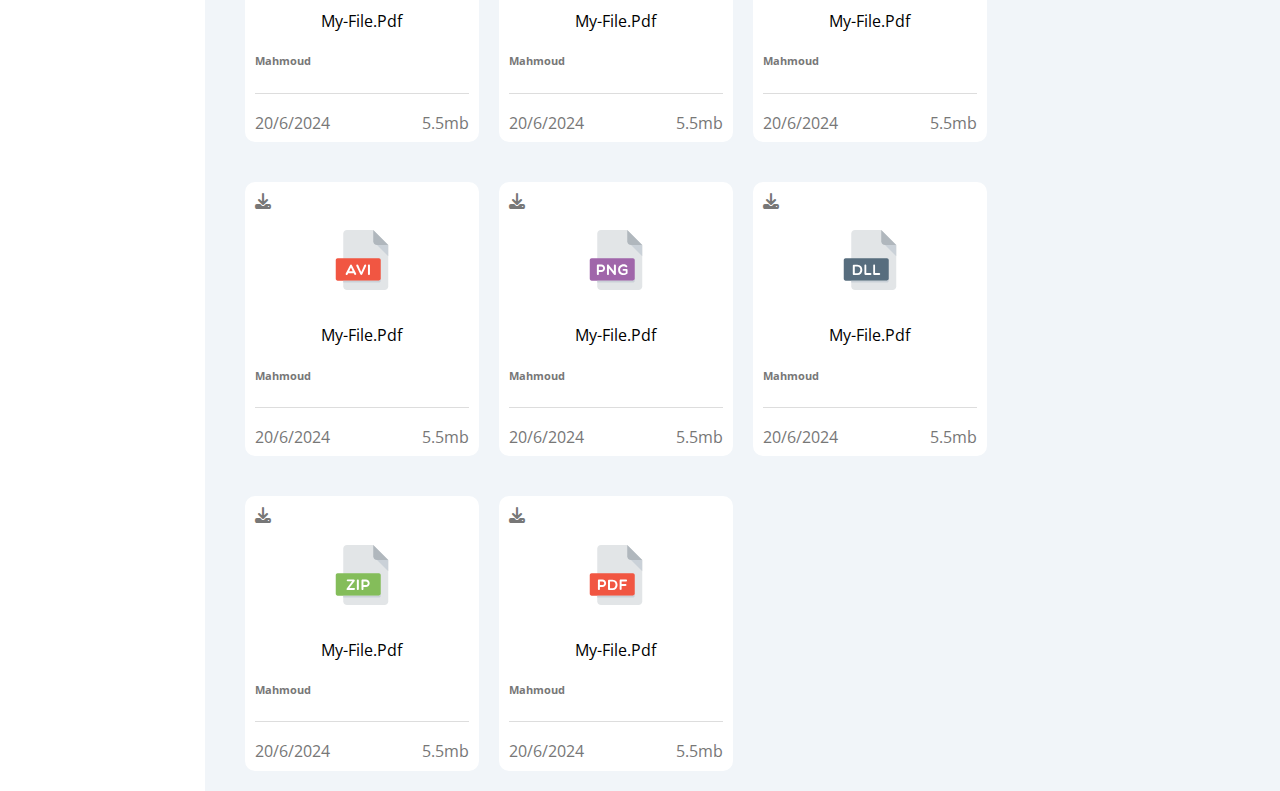
<file: files.html>
<!DOCTYPE html>
<html lang="en">
<head>
    <meta charset="UTF-8">
    <meta name="viewport" content="width=device-width, initial-scale=1.0">
    <link rel="preconnect" href="https://fonts.googleapis.com">
<link rel="preconnect" href="https://fonts.gstatic.com" crossorigin>
<link href="https://fonts.googleapis.com/css2?family=Open+Sans:ital,wght@0,300..800;1,300..800&display=swap" rel="stylesheet">
<link rel="stylesheet" href="/css file/all.css">
<link rel="stylesheet" href="/css file/dashboard.css">
<link rel="stylesheet" href="/css file/framework.css">
<link rel="stylesheet" href="/css file/normalize.css">
<link rel="stylesheet" href="profile.html">
<link rel="stylesheet" href="projects.html">
<link rel="stylesheet" href="friends.html">
<link rel="stylesheet" href="files.html">
<link rel="stylesheet" href="courses.html">
<link rel="stylesheet" href="plans.html">
<link rel="stylesheet" href="settings.html">
    <title>Files</title>
</head>
<body>
    <div class="pg d-flex j-between">
    <!-- start aside -->
    <div class="aside p-rel bg-w p-10 b-shad">
        <div class="header mb-10">
            <h1 class="w-fit p-rel pb-20">moqreb</h1>
            <ul class="content p-20 f-w">
                <li class="mb-20 ">
                    <a href="index.html" class=" b-c bord-rad10  d-block">
                        <i class="fa-solid fa-bars"></i>
                        <span>dashboard</span>
                    </a>
                </li>
                <li class="mb-20">
                    <a href="profile.html" class="b-c bord-rad10  d-block" >
                        <i class="fa-solid fa-user"></i>
                        <span>profile</span>
                    </a>
                </li>
                <li class="mb-20">
                    <a href="projects.html" class="b-c d-block">
                        <i class="fa-solid fa-diagram-project"></i>                         <span>projects</span>
                    </a>
                </li>
                <li class="mb-20">
                    <a href="friends.html"class="b-c d-block  bord-rad10">
                        <i class="fa-solid fa-user-group"></i>                          <span>friends</span>
                    </a>
                </li>
                <li class="mb-20">
                    <a href="files.html"class="b-c d-block active bord-rad10">
                        <i class="fa-solid fa-file"></i>
                                                <span>files</span>
                    </a>
                </li>
                <li class="mb-20">
                    <a href="courses.html"class="b-c d-block">
                        <i class="fa-solid fa-graduation-cap"></i>                        <span>courses</span>
                    </a>
                </li>
                <li class="mb-20">
                    <a href="plans.html"class="b-c d-block">
                        <i class="fa-solid fa-head-side-virus"></i>                        <span>plans</span>
                    </a>
                </li>
                <li class="mb-20">
                    <a href="settings.html"class="b-c d-block">
                        <i class="fa-solid fa-gear"></i>                        <span>settings</span>
                    </a>
                </li>
            </ul>
        </div>
            </div>
    <!-- end aside -->
<!-- start section -->
<div class="section bg-w">
    <div class="data  d-flex align-c j-between p-20 bg-w">
        <form action=""class="p-rel bord-rad10 p-10 d-block">
            <i class="fa-solid fa-magnifying-glass p-abs"></i>
            <input class="bord-rad10" type="search"placeholder="type a keyword">
        </form>
        <div class="icon-right p-rel">
            <i class="fa-solid fa-bell p-abs"></i>
            <img src="/images/avatar.png" class="rad" alt="">
        </div>
    </div>
    <div class="content p-20">
        <h2 class="p-rel d-block w-fit f-w f-size">files</h2>
        <div class="info-file d-flex">
            <div class="files gap-20 ml-20 mr-20" style="flex-grow: 10;">
                <div class="file mt-20 bg-w bord-rad10 p-10">
                    <i class="fa-solid fa-download t-c"></i>
                    <img src="/images/dll.svg" alt="" style="width: 100px;" class="d-block p-20">
                    <p>my-file.pdf</p>
                    <h6 class="t-c">mahmoud</h6>
                    <div class="bottom10 d-flex j-between align-c t-c">
                        <span>20/6/2024</span>
                        <span>5.5mb</span>
                    </div>
                </div>
                <div class="file mt-20 bg-w bord-rad10 p-10">
                    <i class="fa-solid fa-download t-c"></i>
                    <img src="/images/pdf.svg" alt="" style="width: 100px;" class="d-block p-20">
                    <p>my-file.pdf</p>
                    <h6 class="t-c">mahmoud</h6>
                    <div class="bottom10 d-flex j-between align-c t-c">
                        <span>20/6/2024</span>
                        <span>5.5mb</span>
                    </div>
                </div>
                <div class="file mt-20 bg-w bord-rad10 p-10">
                    <i class="fa-solid fa-download t-c"></i>
                    <img src="/images/eps.svg" alt="" style="width: 100px;" class="d-block p-20">
                    <p>my-file.pdf</p>
                    <h6 class="t-c">mahmoud</h6>
                    <div class="bottom10 d-flex j-between align-c t-c">
                        <span>20/6/2024</span>
                        <span>5.5mb</span>
                    </div>
                </div>
                <div class="file mt-20 bg-w bord-rad10 p-10">
                    <i class="fa-solid fa-download t-c"></i>
                    <img src="/images/psd.svg" alt="" style="width: 100px;" class="d-block p-20">
                    <p>my-file.pdf</p>
                    <h6 class="t-c">mahmoud</h6>
                    <div class="bottom10 d-flex j-between align-c t-c">
                        <span>20/6/2024</span>
                        <span>5.5mb</span>
                    </div>
                </div>
                <div class="file mt-20 bg-w bord-rad10 p-10">
                    <i class="fa-solid fa-download t-c"></i>
                    <img src="/images/avi.svg" alt="" style="width: 100px;" class="d-block p-20">
                    <p>my-file.pdf</p>
                    <h6 class="t-c">mahmoud</h6>
                    <div class="bottom10 d-flex j-between align-c t-c">
                        <span>20/6/2024</span>
                        <span>5.5mb</span>
                    </div>
                </div>
                <div class="file mt-20 bg-w bord-rad10 p-10">
                    <i class="fa-solid fa-download t-c"></i>
                    <img src="/images/png.svg" alt="" style="width: 100px;" class="d-block p-20">
                    <p>my-file.pdf</p>
                    <h6 class="t-c">mahmoud</h6>
                    <div class="bottom10 d-flex j-between align-c t-c">
                        <span>20/6/2024</span>
                        <span>5.5mb</span>
                    </div>
                </div>
                <div class="file mt-20 bg-w bord-rad10 p-10">
                    <i class="fa-solid fa-download t-c"></i>
                    <img src="/images/zip.svg" alt="" style="width: 100px;" class="d-block p-20">
                    <p>my-file.pdf</p>
                    <h6 class="t-c">mahmoud</h6>
                    <div class="bottom10 d-flex j-between align-c t-c">
                        <span>20/6/2024</span>
                        <span>5.5mb</span>
                    </div>
                </div>
                <div class="file mt-20 bg-w bord-rad10 p-10">
                    <i class="fa-solid fa-download t-c"></i>
                    <img src="/images/psd.svg" alt="" style="width: 100px;" class="d-block p-20">
                    <p>my-file.pdf</p>
                    <h6 class="t-c">mahmoud</h6>
                    <div class="bottom10 d-flex j-between align-c t-c">
                        <span>20/6/2024</span>
                        <span>5.5mb</span>
                    </div>
                </div>
                <div class="file mt-20 bg-w bord-rad10 p-10">
                    <i class="fa-solid fa-download t-c"></i>
                    <img src="/images/sql.svg" alt="" style="width: 100px;" class="d-block p-20">
                    <p>my-file.pdf</p>
                    <h6 class="t-c">mahmoud</h6>
                    <div class="bottom10 d-flex j-between align-c t-c">
                        <span>20/6/2024</span>
                        <span>5.5mb</span>
                    </div>
                </div>
                <div class="file mt-20 bg-w bord-rad10 p-10">
                    <i class="fa-solid fa-download t-c"></i>
                    <img src="/images/zip.svg" alt="" style="width: 100px;" class="d-block p-20">
                    <p>my-file.pdf</p>
                    <h6 class="t-c">mahmoud</h6>
                    <div class="bottom10 d-flex j-between align-c t-c">
                        <span>20/6/2024</span>
                        <span>5.5mb</span>
                    </div>
                </div>
                <div class="file mt-20 bg-w bord-rad10 p-10">
                    <i class="fa-solid fa-download t-c"></i>
                    <img src="/images/eps.svg" alt="" style="width: 100px;" class="d-block p-20">
                    <p>my-file.pdf</p>
                    <h6 class="t-c">mahmoud</h6>
                    <div class="bottom10 d-flex j-between align-c t-c">
                        <span>20/6/2024</span>
                        <span>5.5mb</span>
                    </div>
                </div>
                <div class="file mt-20 bg-w bord-rad10 p-10">
                    <i class="fa-solid fa-download t-c"></i>
                    <img src="/images/png.svg" alt="" style="width: 100px;" class="d-block p-20">
                    <p>my-file.pdf</p>
                    <h6 class="t-c">mahmoud</h6>
                    <div class="bottom10 d-flex j-between align-c t-c">
                        <span>20/6/2024</span>
                        <span>5.5mb</span>
                    </div>
                </div>
                <div class="file mt-20 bg-w bord-rad10 p-10">
                    <i class="fa-solid fa-download t-c"></i>
                    <img src="/images/txt.svg" alt="" style="width: 100px;" class="d-block p-20">
                    <p>my-file.pdf</p>
                    <h6 class="t-c">mahmoud</h6>
                    <div class="bottom10 d-flex j-between align-c t-c">
                        <span>20/6/2024</span>
                        <span>5.5mb</span>
                    </div>
                </div>
                <div class="file mt-20 bg-w bord-rad10 p-10">
                    <i class="fa-solid fa-download t-c"></i>
                    <img src="/images/pdf.svg" alt="" style="width: 100px;" class="d-block p-20">
                    <p>my-file.pdf</p>
                    <h6 class="t-c">mahmoud</h6>
                    <div class="bottom10 d-flex j-between align-c t-c">
                        <span>20/6/2024</span>
                        <span>5.5mb</span>
                    </div>
                </div>
                <div class="file mt-20 bg-w bord-rad10 p-10">
                    <i class="fa-solid fa-download t-c"></i>
                    <img src="/images/dll.svg" alt="" style="width: 100px;" class="d-block p-20">
                    <p>my-file.pdf</p>
                    <h6 class="t-c">mahmoud</h6>
                    <div class="bottom10 d-flex j-between align-c t-c">
                        <span>20/6/2024</span>
                        <span>5.5mb</span>
                    </div>
                </div>
                <div class="file mt-20 bg-w bord-rad10 p-10">
                    <i class="fa-solid fa-download t-c"></i>
                    <img src="/images/avi.svg" alt="" style="width: 100px;" class="d-block p-20">
                    <p>my-file.pdf</p>
                    <h6 class="t-c">mahmoud</h6>
                    <div class="bottom10 d-flex j-between align-c t-c">
                        <span>20/6/2024</span>
                        <span>5.5mb</span>
                    </div>
                </div>
                <div class="file mt-20 bg-w bord-rad10 p-10">
                    <i class="fa-solid fa-download t-c"></i>
                    <img src="/images/png.svg" alt="" style="width: 100px;" class="d-block p-20">
                    <p>my-file.pdf</p>
                    <h6 class="t-c">mahmoud</h6>
                    <div class="bottom10 d-flex j-between align-c t-c">
                        <span>20/6/2024</span>
                        <span>5.5mb</span>
                    </div>
                </div>
                <div class="file mt-20 bg-w bord-rad10 p-10">
                    <i class="fa-solid fa-download t-c"></i>
                    <img src="/images/dll.svg" alt="" style="width: 100px;" class="d-block p-20">
                    <p>my-file.pdf</p>
                    <h6 class="t-c">mahmoud</h6>
                    <div class="bottom10 d-flex j-between align-c t-c">
                        <span>20/6/2024</span>
                        <span>5.5mb</span>
                    </div>
                </div>
                <div class="file mt-20 bg-w bord-rad10 p-10">
                    <i class="fa-solid fa-download t-c"></i>
                    <img src="/images/zip.svg" alt="" style="width: 100px;" class="d-block p-20">
                    <p>my-file.pdf</p>
                    <h6 class="t-c">mahmoud</h6>
                    <div class="bottom10 d-flex j-between align-c t-c">
                        <span>20/6/2024</span>
                        <span>5.5mb</span>
                    </div>
                </div>
                <div class="file mt-20 bg-w bord-rad10 p-10">
                    <i class="fa-solid fa-download t-c"></i>
                    <img src="/images/pdf.svg" alt="" style="width: 100px;" class="d-block p-20 t-center m-auto">
                    <p class="t-center">my-file.pdf</p>
                    <h6 class="t-c">mahmoud</h6>
                    <div class="bottom10 d-flex j-between align-c t-c">
                        <span>20/6/2024</span>
                        <span>5.5mb</span>
                    </div>
                </div>
        
            </div>
            <div class="stats mt-20 bg-w bord-rad10 p-10" style="flex-grow: 1;max-height: 700px;">
                <h3 class="f-size f-w d-block">files stats</h3>
                <div class="files-box">
                    <div class="file-box bord-rad10 d-flex j-between align-c">
                        <div class="text  d-flex gap-20 align-c">
                            <img src="/images/pdf.svg" alt=""
                            style="width: 30px;">
<div class="info">
    <h5>pdf files</h5>
    <p class="t-c">130</p>
</div>
                        </div>
                        <span class="t-c">5.6GB</span>
                    </div>
                    <div class="file-box bord-rad10 d-flex j-between align-c">
                        <div class="text d-flex gap-20 align-c">
                            <img src="/images/psd.svg" alt=""
                            style="width: 30px;">
<div class="info">
    <h5>pdf files</h5>
    <p class="t-c">130</p>
</div>
                        </div>
                        <span class="t-c">5.6GB</span>
                    </div>
                    <div class="file-box bord-rad10 d-flex j-between align-c">
                        <div class="text  d-flex gap-20 align-c">
                            <img src="/images/dll.svg" alt=""
                            style="width: 30px;">
<div class="info">
    <h5>pdf files</h5>
    <p class="t-c">130</p>
</div>
                        </div>
                        <span class="t-c">5.6GB</span>
                    </div>
                    <div class="file-box bord-rad10 d-flex j-between align-c">
                        <div class="text  d-flex gap-20 align-c">
                            <img src="/images/txt.svg" alt=""
                            style="width: 30px;">
<div class="info">
    <h5>pdf files</h5>
    <p class="t-c">130</p>
</div>
                        </div>
                        <span class="t-c">5.6GB</span>
                    </div>
                </div>
            <button class="bord-rad10 bg-main-c">
                <i class="fa-solid fa-angles-up"></i>
                upload</button>
            </div>
        </div>
    </div>

</div>
<!-- end section -->
        </div>
</body>
</html>
</file>
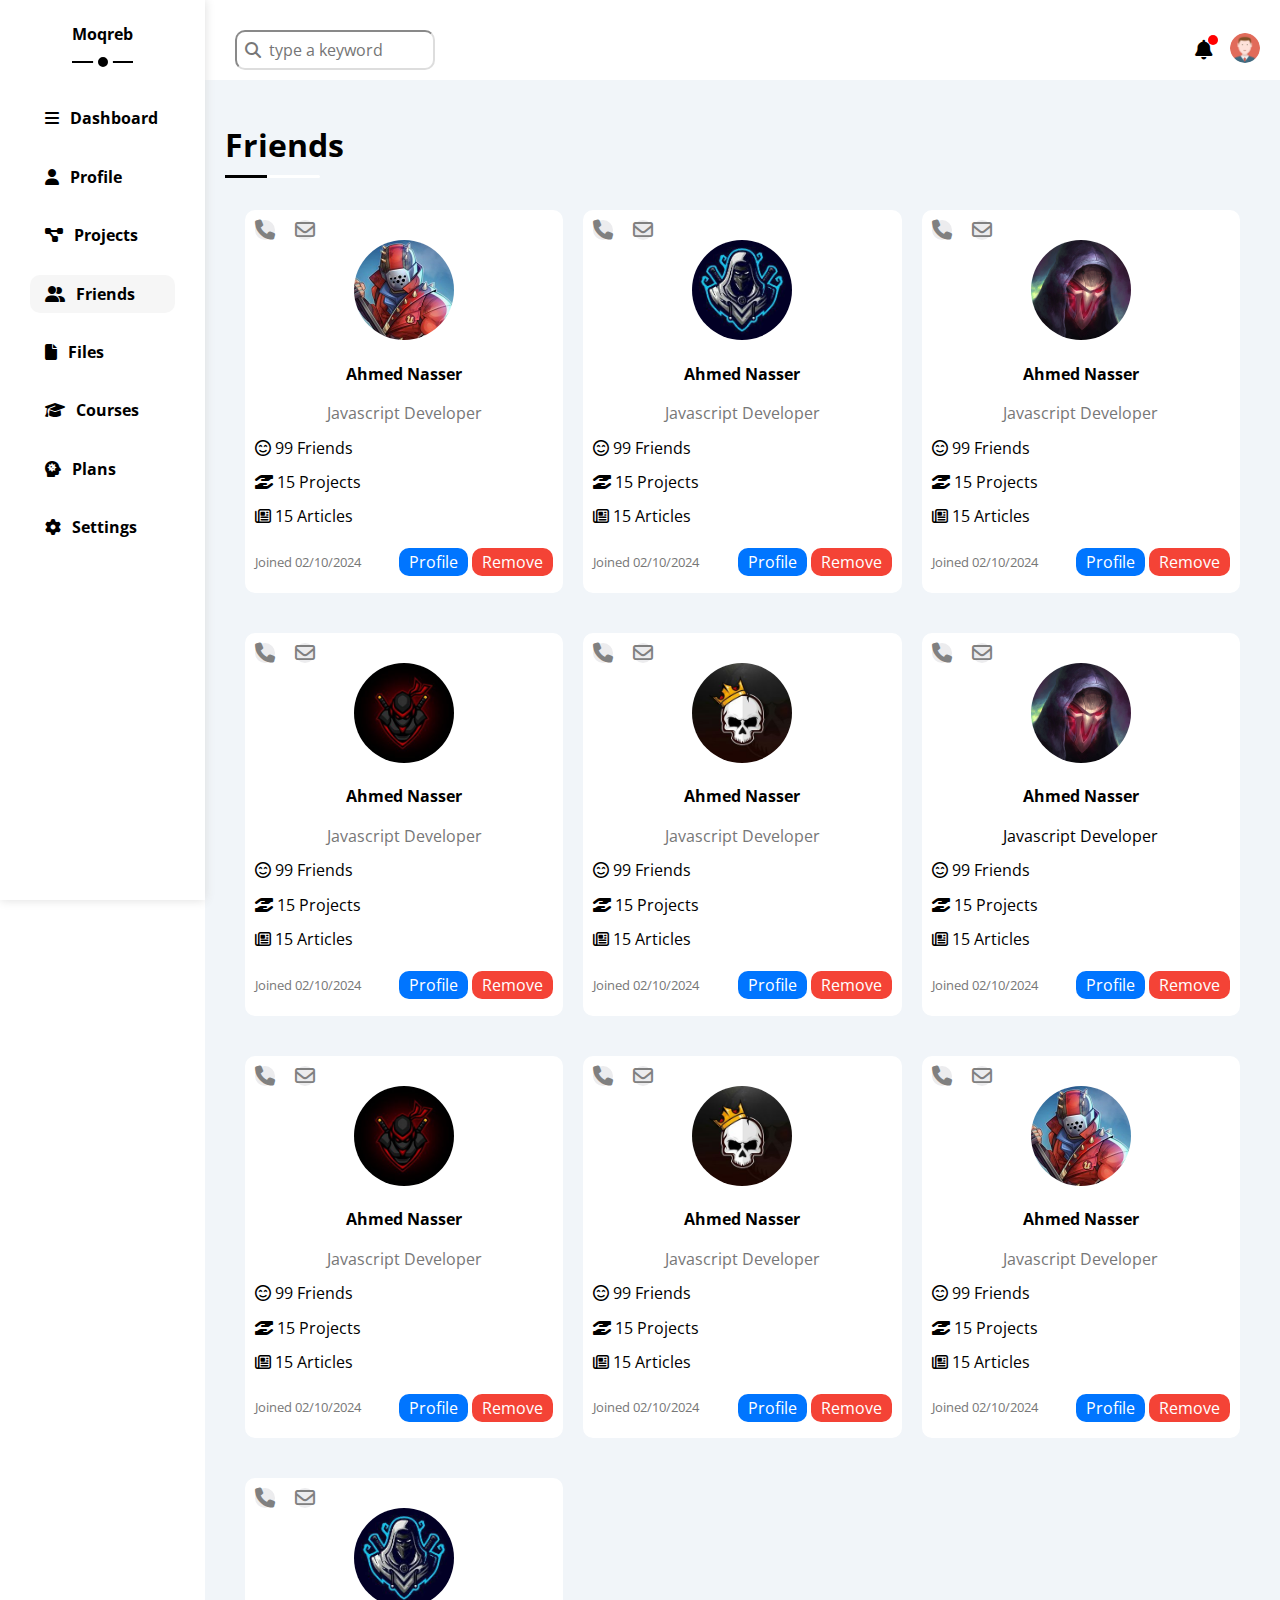
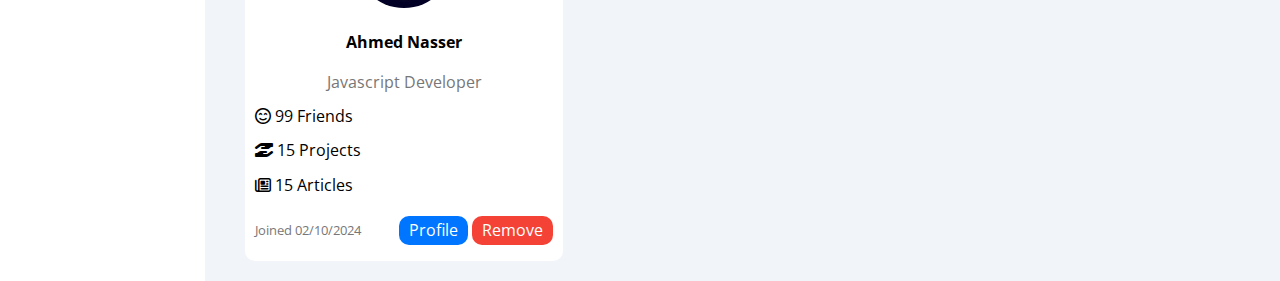
<file: friends.html>
<!DOCTYPE html>
<html lang="en">
<head>
    <meta charset="UTF-8">
    <meta name="viewport" content="width=device-width, initial-scale=1.0">
    <link rel="preconnect" href="https://fonts.googleapis.com">
<link rel="preconnect" href="https://fonts.gstatic.com" crossorigin>
<link href="https://fonts.googleapis.com/css2?family=Open+Sans:ital,wght@0,300..800;1,300..800&display=swap" rel="stylesheet">
<link rel="stylesheet" href="/css file/all.css">
<link rel="stylesheet" href="/css file/dashboard.css">
<link rel="stylesheet" href="/css file/framework.css">
<link rel="stylesheet" href="/css file/normalize.css">
<link rel="stylesheet" href="profile.html">
<link rel="stylesheet" href="projects.html">
<link rel="stylesheet" href="friends.html">
<link rel="stylesheet" href="files.html">
<link rel="stylesheet" href="courses.html">
<link rel="stylesheet" href="plans.html">
<link rel="stylesheet" href="settings.html">
    <title>Friends</title>
</head>
<body>
    <div class="pg d-flex j-between">
        <!-- start aside -->
            <div class="aside p-rel bg-w p-10 b-shad">
        <div class="header mb-10">
            <h1 class="w-fit p-rel pb-20">moqreb</h1>
            <ul class="content p-20 f-w">
                <li class="mb-20 ">
                    <a href="index.html" class=" b-c bord-rad10  d-block">
                        <i class="fa-solid fa-bars"></i>
                        <span>dashboard</span>
                    </a>
                </li>
                <li class="mb-20">
                    <a href="profile.html" class="b-c bord-rad10  d-block" >
                        <i class="fa-solid fa-user"></i>
                        <span>profile</span>
                    </a>
                </li>
                <li class="mb-20">
                    <a href="projects.html" class="b-c d-block">
                        <i class="fa-solid fa-diagram-project"></i>                         <span>projects</span>
                    </a>
                </li>
                <li class="mb-20">
                    <a href="friends.html"class="b-c d-block active bord-rad10">
                        <i class="fa-solid fa-user-group"></i>                          <span>friends</span>
                    </a>
                </li>
                <li class="mb-20">
                    <a href="files.html"class="b-c d-block">
                        <i class="fa-solid fa-file"></i>
                                                <span>files</span>
                    </a>
                </li>
                <li class="mb-20">
                    <a href="courses.html"class="b-c d-block">
                        <i class="fa-solid fa-graduation-cap"></i>                        <span>courses</span>
                    </a>
                </li>
                <li class="mb-20">
                    <a href="plans.html"class="b-c d-block">
                        <i class="fa-solid fa-head-side-virus"></i>                        <span>plans</span>
                    </a>
                </li>
                <li class="mb-20">
                    <a href="settings.html"class="b-c d-block">
                        <i class="fa-solid fa-gear"></i>                        <span>settings</span>
                    </a>
                </li>
            </ul>
        </div>
            </div>
    <!-- end aside -->
    <!-- start section -->
            <div class="section bg-w">
        <div class="data  d-flex align-c j-between p-20 bg-w">
        <form action=""class="p-rel bord-rad10 p-10 d-block">
            <i class="fa-solid fa-magnifying-glass p-abs"></i>
            <input class="bord-rad10" type="search"placeholder="type a keyword">
        </form>
        <div class="icon-right p-rel">
            <i class="fa-solid fa-bell p-abs"></i>
            <img src="/images/avatar.png" class="rad" alt="">
        </div>
        </div>
        <div class="content p-20">
            <h2 class="p-rel d-block w-fit f-w f-size">Friends</h2>
            <div class="friends gap-20 ml-20 mr-20">
                <div class="box mt-20 bg-w bord-rad10 p-10">
<div class="icons d-flex align-c gap-20">
    <i class="fa-solid fa-phone"></i>
    <i class="fa-regular fa-envelope"></i>
</div>
                    <div class="top t-center">
                        <img src="/images/friend-01.jpg" alt="" class="rad"
                        style="width: 100px;">
                        <h4>ahmed nasser</h4>
                        <p class="t-c">javascript developer</p>
                    </div>
                    <div class="footer">
                        <div class="text">
                            <p>
                                <i class="fa-regular fa-face-smile-beam"></i>
                                99 friends
                            </p>
                            <p>
                                <i class="fa-solid fa-hand-holding-hand"></i>
                                15 projects
                            </p>
                            <p>
                                <i class="fa-regular fa-newspaper"></i>
                                15 articles
                            </p>
                        </div>
                        <div class="bottom d-flex j-between align-c">
                            <p class="t-c f-s13">joined 02/10/2024</p>
                            <div class="button">
                                <button class="bord-rad10 bg-main-c ">profile</button>
                                <button class="bord-rad10 pg-red-c ">remove</button>
                            </div>
                        </div>
                    </div>
                </div>
                <div class="box mt-20 bg-w bord-rad10 p-10">
                    <div class="icons d-flex align-c gap-20">
                        <i class="fa-solid fa-phone"></i>
                        <i class="fa-regular fa-envelope"></i>
                    </div>
                    <div class="top t-center">
                        <img src="/images/friend-02.jpg" alt="" class="rad"
                        style="width: 100px;">
                        <h4>ahmed nasser</h4>
                        <p class="t-c">javascript developer</p>
                    </div>
                    <div class="footer">
                        <div class="text">
                            <p>
                                <i class="fa-regular fa-face-smile-beam"></i>
                                99 friends
                            </p>
                            <p>
                                <i class="fa-solid fa-hand-holding-hand"></i>
                                15 projects
                            </p>
                            <p>
                                <i class="fa-regular fa-newspaper"></i>
                                15 articles
                            </p>
                        </div>
                        <div class="bottom d-flex j-between align-c">
                            <p class="t-c f-s13">joined 02/10/2024</p>
                            <div class="button">
                                <button class="bord-rad10 bg-main-c ">profile</button>
                                <button class="bord-rad10 pg-red-c ">remove</button>
                            </div>
                        </div>
                    </div>
                </div>
                <div class="box mt-20 bg-w bord-rad10 p-10">
                    <div class="icons d-flex align-c gap-20">
                                <i class="fa-solid fa-phone"></i>
                                <i class="fa-regular fa-envelope"></i>
                    </div>
                    <div class="top t-center">
                        <img src="/images/friend-03.jpg" alt="" class="rad"
                        style="width: 100px;">
                        <h4>ahmed nasser</h4>
                        <p class="t-c">javascript developer</p>
                    </div>
                    <div class="footer">
                        <div class="text">
                            <p>
                                <i class="fa-regular fa-face-smile-beam"></i>
                                99 friends
                            </p>
                            <p>
                                <i class="fa-solid fa-hand-holding-hand"></i>
                                15 projects
                            </p>
                            <p>
                                <i class="fa-regular fa-newspaper"></i>
                                15 articles
                            </p>
                        </div>
                        <div class="bottom d-flex j-between align-c">
                            <p class="t-c f-s13">joined 02/10/2024</p>
                            <div class="button">
                                <button class="bord-rad10 bg-main-c ">profile</button>
                                <button class="bord-rad10 pg-red-c ">remove</button>
                            </div>
                        </div>
                    </div>
                </div>
                <div class="box mt-20 bg-w bord-rad10 p-10">
                    <div class="icons d-flex align-c gap-20">
                        <i class="fa-solid fa-phone"></i>
                        <i class="fa-regular fa-envelope"></i>
            </div>
                    <div class="top t-center">
                        <img src="/images/friend-04.jpg" alt="" class="rad"
                        style="width: 100px;">
                        <h4>ahmed nasser</h4>
                        <p class="t-c">javascript developer</p>
                    </div>
                    <div class="footer">
                        <div class="text">
                            <p>
                                <i class="fa-regular fa-face-smile-beam"></i>
                                99 friends
                            </p>
                            <p>
                                <i class="fa-solid fa-hand-holding-hand"></i>
                                15 projects
                            </p>
                            <p>
                                <i class="fa-regular fa-newspaper"></i>
                                15 articles
                            </p>
                        </div>
                        <div class="bottom d-flex j-between align-c">
                            <p class="t-c f-s13">joined 02/10/2024</p>
                            <div class="button">
                                <button class="bord-rad10 bg-main-c ">profile</button>
                                <button class="bord-rad10 pg-red-c ">remove</button>
                            </div>
                        </div>
                    </div>
                </div>
                <div class="box mt-20 bg-w bord-rad10 p-10">
                    <div class="icons d-flex align-c gap-20">
                        <i class="fa-solid fa-phone"></i>
                        <i class="fa-regular fa-envelope"></i>
            </div>
                    <div class="top t-center">
                        <img src="/images/friend-05.jpg" alt="" class="rad"
                        style="width: 100px;">
                        <h4>ahmed nasser</h4>
                        <p class="t-c">javascript developer</p>
                    </div>
                    <div class="footer">
                        <div class="text">
                            <p>
                                <i class="fa-regular fa-face-smile-beam"></i>
                                99 friends
                            </p>
                            <p>
                                <i class="fa-solid fa-hand-holding-hand"></i>
                                15 projects
                            </p>
                            <p>
                                <i class="fa-regular fa-newspaper"></i>
                                15 articles
                            </p>
                        </div>
                        <div class="bottom d-flex j-between align-c">
                            <p class="t-c f-s13">joined 02/10/2024</p>
                            <div class="button">
                                <button class="bord-rad10 bg-main-c ">profile</button>
                                <button class="bord-rad10 pg-red-c ">remove</button>
                            </div>
                        </div>
                    </div>
                </div>
                <div class="box mt-20 bg-w bord-rad10 p-10">
                    <div class="icons d-flex align-c gap-20">
                        <i class="fa-solid fa-phone"></i>
                        <i class="fa-regular fa-envelope"></i>
            </div>
                    <div class="top t-center">
                        <img src="/images/friend-03.jpg" alt="" class="rad"
                        style="width: 100px;">
                        <h4>ahmed nasser</h4>
                        <p>javascript developer</p>
                    </div>
                    <div class="footer">
                        <div class="text">
                            <p>
                                <i class="fa-regular fa-face-smile-beam"></i>
                                99 friends
                            </p>
                            <p>
                                <i class="fa-solid fa-hand-holding-hand"></i>
                                15 projects
                            </p>
                            <p>
                                <i class="fa-regular fa-newspaper"></i>
                                15 articles
                            </p>
                        </div>
                        <div class="bottom d-flex j-between align-c">
                            <p class="t-c f-s13">joined 02/10/2024</p>
                            <div class="button">
                                <button class="bord-rad10 bg-main-c ">profile</button>
                                <button class="bord-rad10 pg-red-c ">remove</button>
                            </div>
                        </div>
                    </div>
                </div>
                <div class="box mt-20 bg-w bord-rad10 p-10">
                    <div class="icons d-flex align-c gap-20">
                        <i class="fa-solid fa-phone"></i>
                        <i class="fa-regular fa-envelope"></i>
            </div>
                    <div class="top t-center">
                        <img src="/images/friend-04.jpg" alt="" class="rad"
                        style="width: 100px;">
                        <h4>ahmed nasser</h4>
                        <p class="t-c">javascript developer</p>
                    </div>
                    <div class="footer">
                        <div class="text">
                            <p>
                                <i class="fa-regular fa-face-smile-beam"></i>
                                99 friends
                            </p>
                            <p>
                                <i class="fa-solid fa-hand-holding-hand"></i>
                                15 projects
                            </p>
                            <p>
                                <i class="fa-regular fa-newspaper"></i>
                                15 articles
                            </p>
                        </div>
                        <div class="bottom d-flex j-between align-c">
                            <p class="t-c f-s13">joined 02/10/2024</p>
                            <div class="button">
                                <button class="bord-rad10 bg-main-c ">profile</button>
                                <button class="bord-rad10 pg-red-c ">remove</button>
                            </div>
                        </div>
                    </div>
                </div>
                <div class="box mt-20 bg-w bord-rad10 p-10">
                    <div class="icons d-flex align-c gap-20">
                        <i class="fa-solid fa-phone"></i>
                        <i class="fa-regular fa-envelope"></i>
            </div>
                    <div class="top t-center">
                        <img src="/images/friend-05.jpg" alt="" class="rad"
                        style="width: 100px;">
                        <h4>ahmed nasser</h4>
                        <p class="t-c">javascript developer</p>
                    </div>
                    <div class="footer">
                        <div class="text">
                            <p>
                                <i class="fa-regular fa-face-smile-beam"></i>
                                99 friends
                            </p>
                            <p>
                                <i class="fa-solid fa-hand-holding-hand"></i>
                                15 projects
                            </p>
                            <p>
                                <i class="fa-regular fa-newspaper"></i>
                                15 articles
                            </p>
                        </div>
                        <div class="bottom d-flex j-between align-c">
                            <p class="t-c f-s13">joined 02/10/2024</p>
                            <div class="button">
                                <button class="bord-rad10 bg-main-c ">profile</button>
                                <button class="bord-rad10 pg-red-c ">remove</button>
                            </div>
                        </div>
                    </div>
                </div>
                <div class="box mt-20 bg-w bord-rad10 p-10">
                    <div class="icons d-flex align-c gap-20">
                        <i class="fa-solid fa-phone"></i>
                        <i class="fa-regular fa-envelope"></i>
            </div>
                    <div class="top t-center">
                        <img src="/images/friend-01.jpg" alt="" class="rad"
                        style="width: 100px;">
                        <h4>ahmed nasser</h4>
                        <p class="t-c">javascript developer</p>
                    </div>
                    <div class="footer">
                        <div class="text">
                            <p>
                                <i class="fa-regular fa-face-smile-beam"></i>
                                99 friends
                            </p>
                            <p>
                                <i class="fa-solid fa-hand-holding-hand"></i>
                                15 projects
                            </p>
                            <p>
                                <i class="fa-regular fa-newspaper"></i>
                                15 articles
                            </p>
                        </div>
                        <div class="bottom d-flex j-between align-c">
                            <p class="t-c f-s13">joined 02/10/2024</p>
                            <div class="button">
                                <button class="bord-rad10 bg-main-c ">profile</button>
                                <button class="bord-rad10 pg-red-c ">remove</button>
                            </div>
                        </div>
                    </div>
                </div>
                <div class="box mt-20 bg-w bord-rad10 p-10">
                    <div class="icons d-flex align-c gap-20">
                        <i class="fa-solid fa-phone"></i>
                        <i class="fa-regular fa-envelope"></i>
            </div>
                    <div class="top t-center">
                        <img src="/images/friend-02.jpg" alt="" class="rad"
                        style="width: 100px;">
                        <h4>ahmed nasser</h4>
                        <p class="t-c">javascript developer</p>
                    </div>
                    <div class="footer">
                        <div class="text">
                            <p>
                                <i class="fa-regular fa-face-smile-beam"></i>
                                99 friends
                            </p>
                            <p>
                                <i class="fa-solid fa-hand-holding-hand"></i>
                                15 projects
                            </p>
                            <p>
                                <i class="fa-regular fa-newspaper"></i>
                                15 articles
                            </p>
                        </div>
                        <div class="bottom d-flex j-between align-c">
                            <p class="t-c f-s13">joined 02/10/2024</p>
                            <div class="button">
                                <button class="bord-rad10 bg-main-c ">profile</button>
                                <button class="bord-rad10 pg-red-c ">remove</button>
                            </div>
                        </div>
                    </div>
                </div>
            </div>
        </div>

            </div>
    <!-- end section -->
    </div>
</body>
</html>
</file>
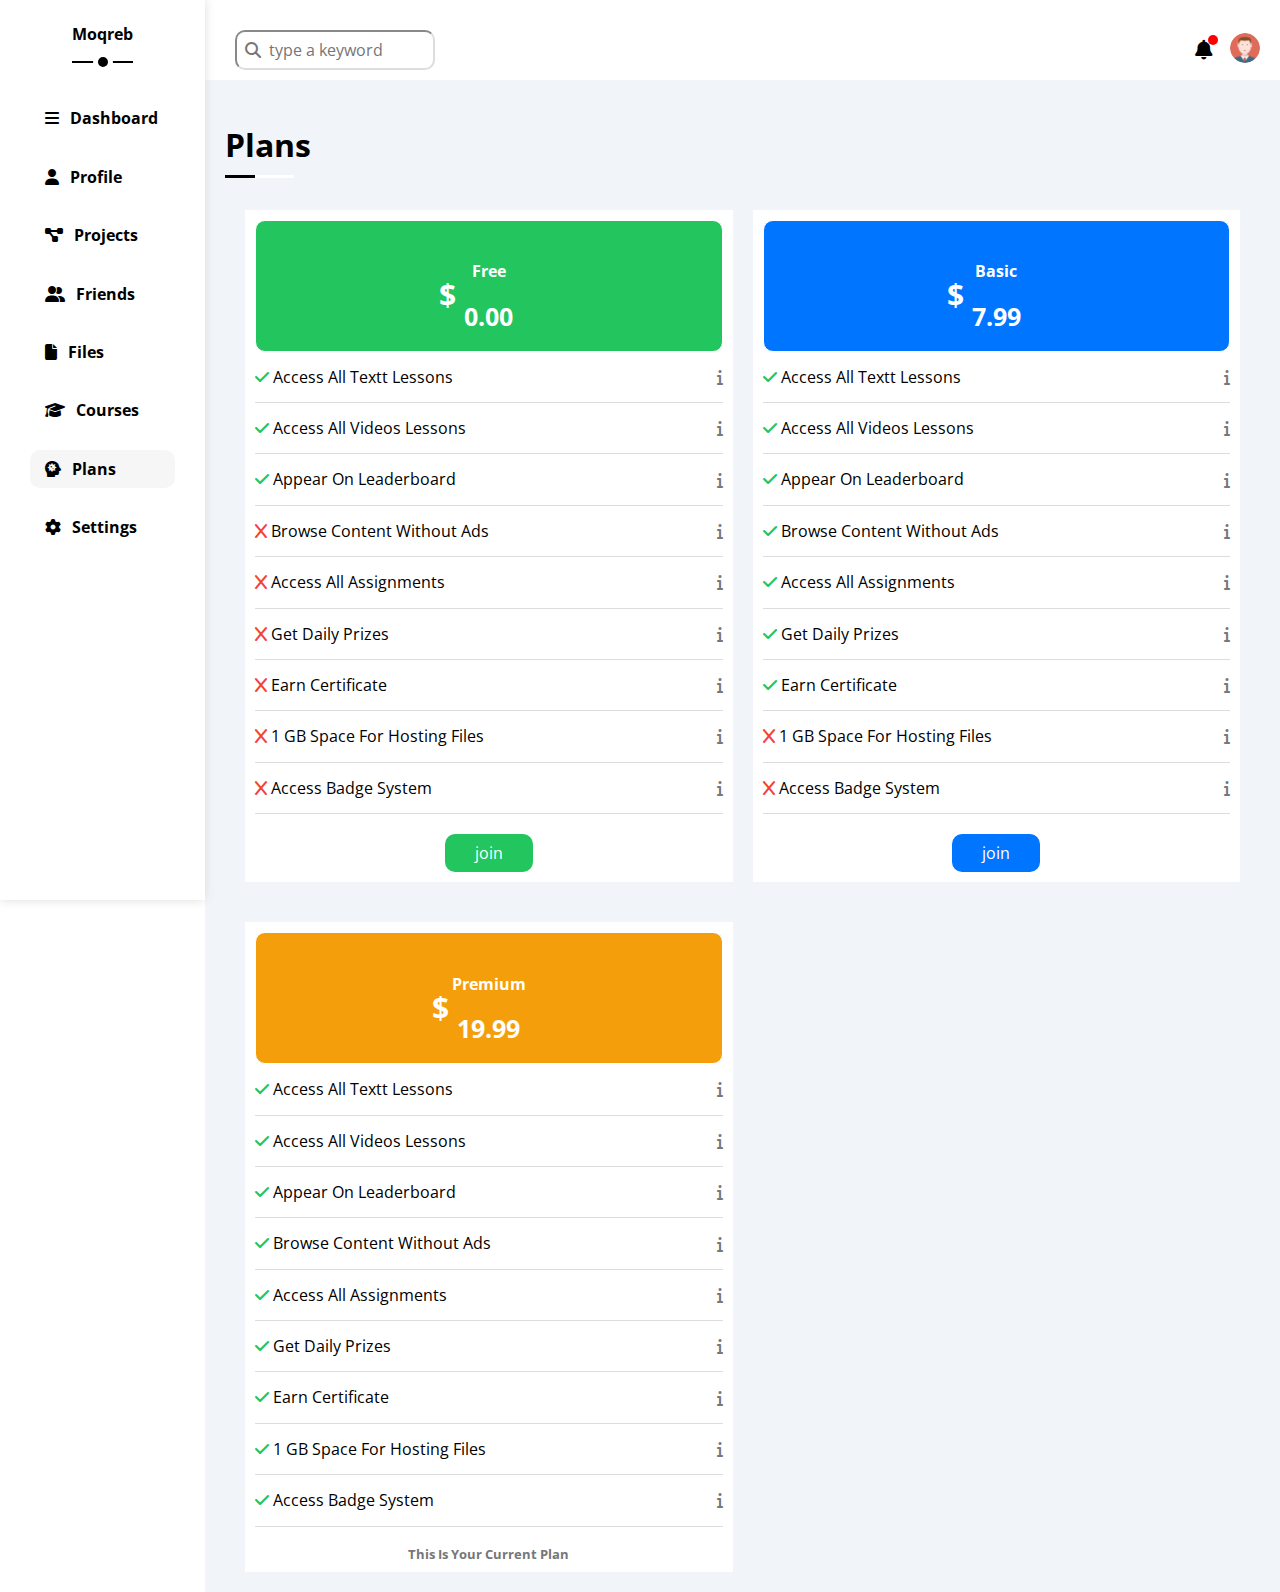
<file: plans.html>
<!DOCTYPE html>
<html lang="en">
<head>
    <meta charset="UTF-8">
    <meta name="viewport" content="width=device-width, initial-scale=1.0">
    <link rel="preconnect" href="https://fonts.googleapis.com">
<link rel="preconnect" href="https://fonts.gstatic.com" crossorigin>
<link href="https://fonts.googleapis.com/css2?family=Open+Sans:ital,wght@0,300..800;1,300..800&display=swap" rel="stylesheet">
<link rel="stylesheet" href="/css file/all.css">
<link rel="stylesheet" href="/css file/dashboard.css">
<link rel="stylesheet" href="/css file/framework.css">
<link rel="stylesheet" href="/css file/normalize.css">
<link rel="stylesheet" href="profile.html">
<link rel="stylesheet" href="projects.html">
<link rel="stylesheet" href="friends.html">
<link rel="stylesheet" href="files.html">
<link rel="stylesheet" href="courses.html">
<link rel="stylesheet" href="plans.html">
<link rel="stylesheet" href="settings.html">
    <title>Plans</title>
</head>
<body>
    <div class="pg d-flex j-between">
        <!-- start aside -->
        <div class="aside p-rel bg-w p-10 b-shad">
            <div class="header mb-10">
                <h1 class="w-fit p-rel pb-20">moqreb</h1>
                <ul class="content p-20 f-w">
                    <li class="mb-20 ">
                        <a href="index.html" class=" b-c bord-rad10  d-block">
                            <i class="fa-solid fa-bars"></i>
                            <span>dashboard</span>
                        </a>
                    </li>
                    <li class="mb-20">
                        <a href="profile.html" class="b-c bord-rad10  d-block" >
                            <i class="fa-solid fa-user"></i>
                            <span>profile</span>
                        </a>
                    </li>
                    <li class="mb-20">
                        <a href="projects.html" class="b-c d-block">
                            <i class="fa-solid fa-diagram-project"></i>                         <span>projects</span>
                        </a>
                    </li>
                    <li class="mb-20">
                        <a href="friends.html"class="b-c d-block  bord-rad10">
                            <i class="fa-solid fa-user-group"></i>                          <span>friends</span>
                        </a>
                    </li>
                    <li class="mb-20">
                        <a href="files.html"class="b-c d-block  bord-rad10">
                            <i class="fa-solid fa-file"></i>
                                                    <span>files</span>
                        </a>
                    </li>
                    <li class="mb-20">
                        <a href="courses.html"class="b-c d-block  bord-rad10">
                            <i class="fa-solid fa-graduation-cap"></i>                        <span>courses</span>
                        </a>
                    </li>
                    <li class="mb-20">
                        <a href="plans.html"class="b-c d-block active bord-rad10">
                            <i class="fa-solid fa-head-side-virus"></i>                        <span>plans</span>
                        </a>
                    </li>
                    <li class="mb-20">
                        <a href="settings.html"class="b-c d-block">
                            <i class="fa-solid fa-gear"></i>                        <span>settings</span>
                        </a>
                    </li>
                </ul>
            </div>
                </div>
        <!-- end aside -->
    <!-- start section -->
    <div class="section bg-w">
        <div class="data  d-flex align-c j-between p-20 bg-w">
            <form action=""class="p-rel bord-rad10 p-10 d-block">
                <i class="fa-solid fa-magnifying-glass p-abs"></i>
                <input class="bord-rad10" type="search"placeholder="type a keyword">
            </form>
            <div class="icon-right p-rel">
                <i class="fa-solid fa-bell p-abs"></i>
                <img src="/images/avatar.png" class="rad" alt="">
            </div>
        </div>
        <div class="content p-20">
            <h2 class="p-rel d-block w-fit f-w f-size">plans</h2>
                <div class="plans gap-20 ml-20 mr-20 d-grid">
                        <div class="plan-free mt-20 bg-w  p-rel p-10">
                            <header class="t-center p-20">
                                <h4 class="f-w">free</h4>
                                <span class="p-rel f-size f-w">0.00</span>
                            </header>
                            <footer>
                                <div class="p-foot d-flex j-between align-c">
                                    <p>
                                        <i class="fa-solid fa-check"></i>
                                        access all textt lessons
                                    </p>
                                    <i class="fa-solid fa-info"></i>
                                </div>
                                <div class="p-foot d-flex j-between align-c">
                                    <p>
                                        <i class="fa-solid fa-check"></i>
                                        Access All Videos Lessons
                                    </p>
                                    <i class="fa-solid fa-info"></i>
                                </div>
                                <div class="p-foot d-flex j-between align-c">
                                    <p>
                                        <i class="fa-solid fa-check"></i>
                                        Appear On Leaderboard
                                    </p>
                                    <i class="fa-solid fa-info"></i>
                                </div>
                                <div class="p-foot d-flex j-between align-c">
                                    <p>
                                        <i class="fa-solid fa-x"></i>
                                        Browse Content Without Ads
                                    </p>
                                    <i class="fa-solid fa-info"></i>
                                </div>
                                <div class="p-foot d-flex j-between align-c">
                                    <p>
                                        <i class="fa-solid fa-x"></i>
                                        Access All Assignments
                                    </p>
                                    <i class="fa-solid fa-info"></i>
                                </div>
                                <div class="p-foot d-flex j-between align-c">
                                    <p>
                                        <i class="fa-solid fa-x"></i>
                                        Get Daily Prizes
                                    </p>
                                    <i class="fa-solid fa-info"></i>
                                </div>
                                <div class="p-foot d-flex j-between align-c">
                                    <p>
                                        <i class="fa-solid fa-x"></i>
                                        Earn Certificate
                                    </p>
                                    <i class="fa-solid fa-info"></i>
                                </div>
                                <div class="p-foot d-flex j-between align-c">
                                    <p>
                                        <i class="fa-solid fa-x"></i>
                                        1 GB Space For Hosting Files
                                    </p>
                                    <i class="fa-solid fa-info"></i>
                                </div>
                                <div class="p-foot d-flex j-between align-c">
                                    <p>
                                        <i class="fa-solid fa-x"></i>
                                        Access Badge System
                                    </p>
                                    <i class="fa-solid fa-info"></i>
                                </div>
                                <button class="d-block m-auto">join</button>
                            </footer>
                            </div>
                        <div class="plan-basic mt-20 bg-w p-rel p-10">
                            <header class="t-center bord-rad10 p-20">
                                <h4 class="f-w">basic</h4>
                                <span class="p-rel f-size f-w">7.99</span>
                            </header>
                            <footer>
                                <div class="p-foot d-flex j-between align-c">
                                    <p>
                                        <i class="fa-solid fa-check"></i>
                                        access all textt lessons
                                    </p>
                                    <i class="fa-solid fa-info"></i>
                                </div>
                                <div class="p-foot d-flex j-between align-c">
                                    <p>
                                        <i class="fa-solid fa-check"></i>
                                        Access All Videos Lessons
                                    </p>
                                    <i class="fa-solid fa-info"></i>
                                </div>
                                <div class="p-foot d-flex j-between align-c">
                                    <p>
                                        <i class="fa-solid fa-check"></i>
                                        Appear On Leaderboard
                                    </p>
                                    <i class="fa-solid fa-info"></i>
                                </div>
                                <div class="p-foot d-flex j-between align-c">
                                    <p>
                                        <i class="fa-solid fa-check"></i>
                                        Browse Content Without Ads
                                    </p>
                                    <i class="fa-solid fa-info"></i>
                                </div>
                                <div class="p-foot d-flex j-between align-c">
                                    <p>
                                        <i class="fa-solid fa-check"></i>
                                        Access All Assignments
                                    </p>
                                    <i class="fa-solid fa-info"></i>
                                </div>
                                <div class="p-foot d-flex j-between align-c">
                                    <p>
                                        <i class="fa-solid fa-check"></i>
                                        Get Daily Prizes
                                    </p>
                                    <i class="fa-solid fa-info"></i>
                                </div>
                                <div class="p-foot d-flex j-between align-c">
                                    <p>
                                        <i class="fa-solid fa-check"></i>
                                        Earn Certificate
                                    </p>
                                    <i class="fa-solid fa-info"></i>
                                </div>
                                <div class="p-foot d-flex j-between align-c">
                                    <p>
                                        <i class="fa-solid fa-x"></i>
                                        1 GB Space For Hosting Files
                                    </p>
                                    <i class="fa-solid fa-info"></i>
                                </div>
                                <div class="p-foot d-flex j-between align-c">
                                    <p>
                                        <i class="fa-solid fa-x"></i>
                                        Access Badge System
                                    </p>
                                    <i class="fa-solid fa-info"></i>
                                </div>
                                <button class="d-block m-auto">join</button>
                            </footer>
                            </div>
                        <div class="plan-premium mt-20 bg-w p-rel p-10 ">
                            <header class="p-20 t-center">
                                <h4 class="f-w"> premium</h4>
                                <span class="p-rel f-size f-w">19.99</span>
                            </header>
                            <footer>
                                <div class="p-foot d-flex j-between align-c">
                                    <p>
                                        <i class="fa-solid fa-check"></i>
                                        access all textt lessons
                                    </p>
                                    <i class="fa-solid fa-info"></i>
                                </div>
                                <div class="p-foot d-flex j-between align-c">
                                    <p>
                                        <i class="fa-solid fa-check"></i>
                                        Access All Videos Lessons
                                    </p>
                                    <i class="fa-solid fa-info"></i>
                                </div>
                                <div class="p-foot d-flex j-between align-c">
                                    <p>
                                        <i class="fa-solid fa-check"></i>
                                        Appear On Leaderboard
                                    </p>
                                    <i class="fa-solid fa-info"></i>
                                </div>
                                <div class="p-foot d-flex j-between align-c">
                                    <p>
                                        <i class="fa-solid fa-check"></i>
                                        Browse Content Without Ads
                                    </p>
                                    <i class="fa-solid fa-info"></i>
                                </div>
                                <div class="p-foot d-flex j-between align-c">
                                    <p>
                                        <i class="fa-solid fa-check"></i>
                                        Access All Assignments
                                    </p>
                                    <i class="fa-solid fa-info"></i>
                                </div>
                                <div class="p-foot d-flex j-between align-c">
                                    <p>
                                        <i class="fa-solid fa-check"></i>
                                        Get Daily Prizes
                                    </p>
                                    <i class="fa-solid fa-info"></i>
                                </div>
                                <div class="p-foot d-flex j-between align-c">
                                    <p>
                                        <i class="fa-solid fa-check"></i>
                                        Earn Certificate
                                    </p>
                                    <i class="fa-solid fa-info"></i>
                                </div>
                                <div class="p-foot d-flex j-between align-c">
                                    <p>
                                        <i class="fa-solid fa-check"></i>
                                        1 GB Space For Hosting Files
                                    </p>
                                    <i class="fa-solid fa-info"></i>
                                </div>
                                <div class="p-foot d-flex j-between align-c">
                                    <p>
                                        <i class="fa-solid fa-check"></i>                                        Access Badge System
                                    </p>
                                    <i class="fa-solid fa-info"></i>
                                </div>
                                <h5 class="t-c m-auto d-block w-fit">
                                    This Is Your Current Plan
                                </h5>
                            </footer>
                            </div>
                </div>
        </div>    
    </div>
    <!-- end section -->
            </div>
</body>
</html>
</file>
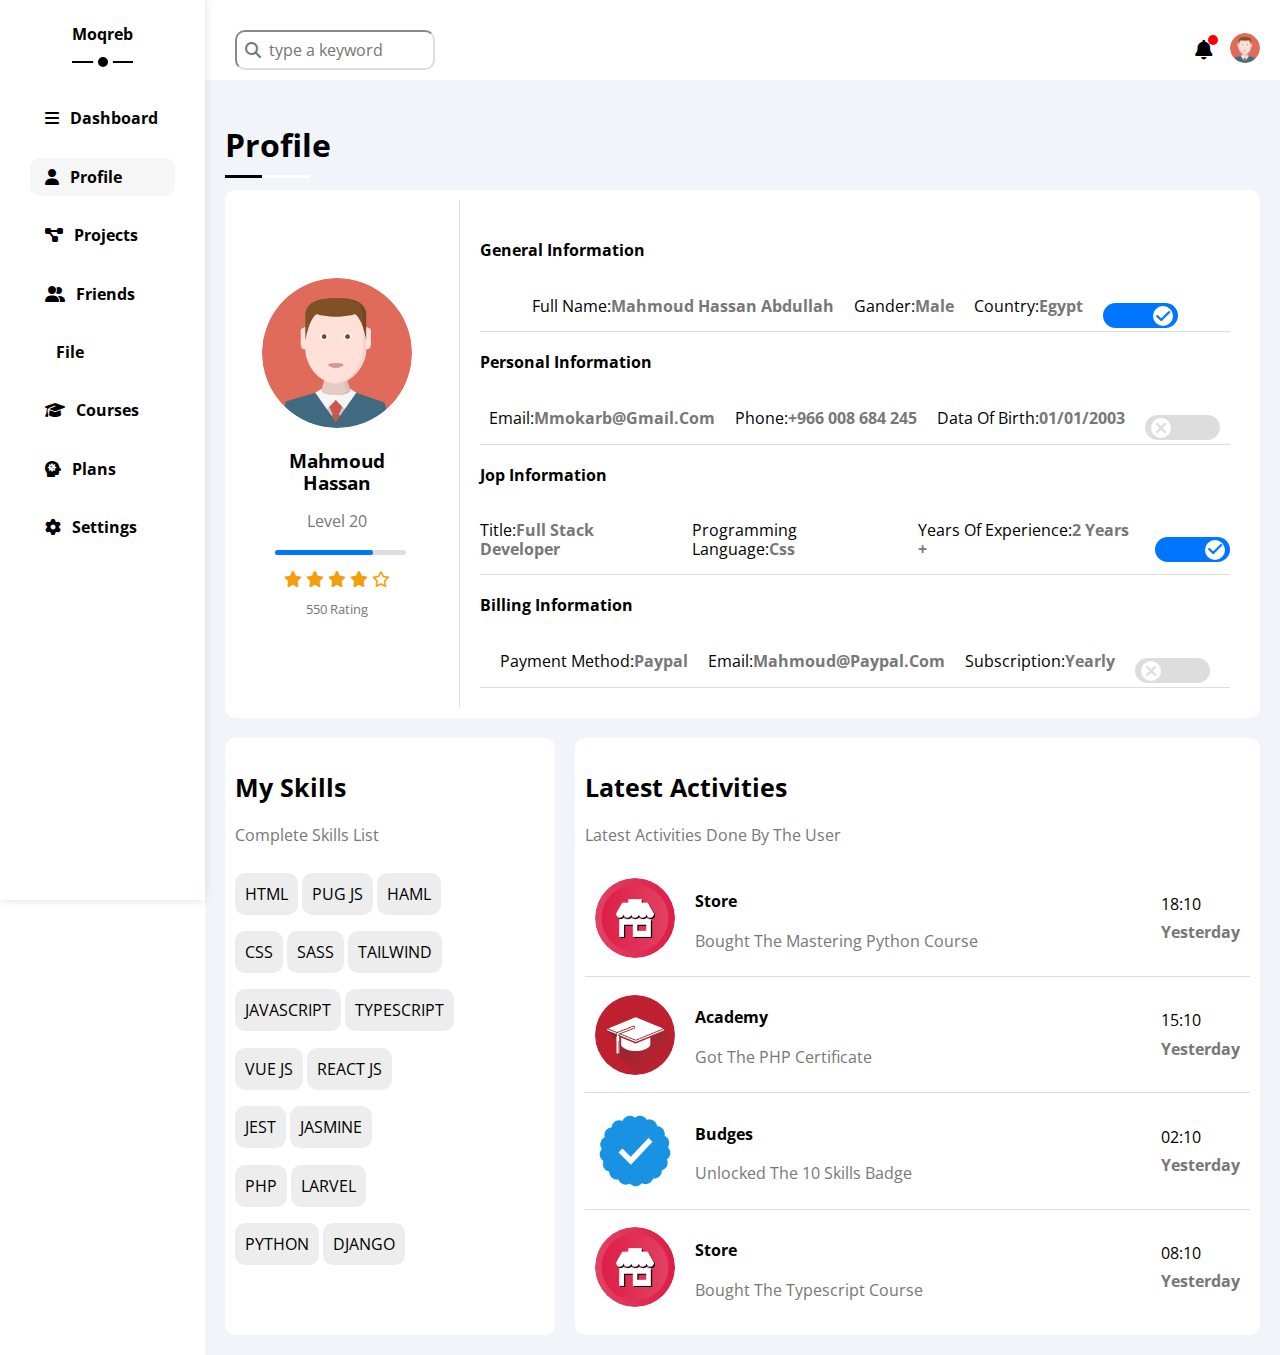
<file: profile.html>
<!DOCTYPE html>
<html lang="en">
<head>
    <meta charset="UTF-8">
    <meta name="viewport" content="width=device-width, initial-scale=1.0">
    <link rel="preconnect" href="https://fonts.googleapis.com">
<link rel="preconnect" href="https://fonts.gstatic.com" crossorigin>
<link href="https://fonts.googleapis.com/css2?family=Open+Sans:ital,wght@0,300..800;1,300..800&display=swap" rel="stylesheet">
<link rel="stylesheet" href="/css file/all.css">
<link rel="stylesheet" href="/css file/dashboard.css">
<link rel="stylesheet" href="/css file/framework.css">
<link rel="stylesheet" href="/css file/normalize.css">
<link rel="stylesheet" href="profile.html">
<link rel="stylesheet" href="projects.html">
<link rel="stylesheet" href="friends.html">
<link rel="stylesheet" href="files.html">
<link rel="stylesheet" href="courses.html">
<link rel="stylesheet" href="plans.html">
<link rel="stylesheet" href="settings.html">
    <title>Profile</title>
</head>
<body>
<div class="pg d-flex j-between">
    <!-- start aside -->
<div class="aside p-rel bg-w p-10 b-shad">
    <div class="header mb-10">
        <h1 class="w-fit p-rel pb-20">moqreb</h1>
        <ul class="content p-20 f-w">
            <li class="mb-20 ">
                <a href="index.html" class=" b-c bord-rad10  d-block">
                    <i class="fa-solid fa-bars"></i>
                    <span>dashboard</span>
                </a>
            </li>
            <li class="mb-20">
                <a href="profile.html" class="b-c bord-rad10 active d-block" >
                    <i class="fa-solid fa-user"></i>
                    <span>profile</span>
                </a>
            </li>
            <li class="mb-20">
                <a href="projects.html" class="b-c d-block">
                    <i class="fa-solid fa-diagram-project"></i>                         <span>projects</span>
                </a>
            </li>
            <li class="mb-20">
                <a href="friends.html"class="b-c d-block">
                    <i class="fa-solid fa-user-group"></i>                          <span>friends</span>
                </a>
            </li>
            <li class="mb-20">
                <a href="files.html"class="b-c d-block">
                    <i class="fa-solid fa-files"></i>
                                            <span>file</span>
                </a>
            </li>
            <li class="mb-20">
                <a href="courses.html"class="b-c d-block">
                    <i class="fa-solid fa-graduation-cap"></i>                        <span>courses</span>
                </a>
            </li>
            <li class="mb-20">
                <a href="plans.html"class="b-c d-block">
                    <i class="fa-solid fa-head-side-virus"></i>                        <span>plans</span>
                </a>
            </li>
            <li class="mb-20">
                <a href="settings.html"class="b-c d-block">
                    <i class="fa-solid fa-gear"></i>                        <span>settings</span>
                </a>
            </li>
        </ul>
    </div>
</div>
<!-- end aside -->
<!-- start section -->
<div class="section bg-w">
<div class="data  d-flex align-c j-between p-20 bg-w">
    <form action=""class="p-rel bord-rad10 p-10 d-block">
        <i class="fa-solid fa-magnifying-glass p-abs"></i>
        <input class="bord-rad10" type="search"placeholder="type a keyword">
    </form>
    <div class="icon-right p-rel">
        <i class="fa-solid fa-bell p-abs"></i>
        <img src="/images/avatar.png" class="rad" alt="">
    </div>
</div>
        <div class="content p-20">
    <h2 class="p-rel d-block w-fit f-w f-size">profile</h2>        
    <div class="profile-card d-flex align-c gap-20 mt-20 bg-w bord-rad10 p-10">
        <div class="left t-center p-20">
            <img src="/images/avatar.png" alt="" class="rad" style="width: 150px;">
            <div class="text p-rel">
    <h3 class="f-w d-block">mahmoud hassan</h3>
    <span class="d-block t-c mb-20">level 20</span>
            </div>
            <div class="stars-icons yellow-c pt-20">
                <i class="fa-solid fa-star"></i>
                <i class="fa-solid fa-star"></i>
                <i class="fa-solid fa-star"></i>
                <i class="fa-solid fa-star"></i>
                <i class="fa-regular fa-star"></i>            </div>
            <p class="t-c f-s13">550 rating</p>

        </div>
        <div class="right p-20">
            <div class="box-one">
                <h4>general information</h4>
                <div class="info d-flex align-c j-center gap-20">
                    <p>full name:<b class="t-c">mahmoud hassan abdullah</b></p>
                    <p> gander:<b class="t-c">male</b></p>
                    <p>country:<b class="t-c">egypt</b></p>
                    <label>
                        <input class="toggle-check-box" type="checkbox"checked>
                        <div class="check-box"></div>
                    </label>
                </div>
            </div>
            <div class="box-two">
                <h4>personal information</h4>
                <div class="info d-flex align-c j-center gap-20">
                    <p>email:<b class="t-c">mmokarb@gmail.com</b></p>
                    <p>phone:<b class="t-c">+966 008 684 245</b></p>
                    <p>data of birth:<b class="t-c">01/01/2003</b></p>
                    <label>
                        <input class="toggle-check-box" type="checkbox">
                        <div class="check-box"></div>
                    </label>
                </div>
            </div>
            <div class="box-three">
                <h4>jop information</h4>
                <div class="info d-flex align-c j-center gap-20">
                    <p>title:<b class="t-c">full stack developer</b></p>
                    <p>programming Language:<b class="t-c">css</b></p>
                    <p>years of experience:<b class="t-c">2 years +</b></p>
                    <label>
                        <input class="toggle-check-box" type="checkbox"checked>
                        <div class="check-box"></div>
                    </label>
                </div>
            </div>
            <div class="box-four">
                <h4>billing information</h4>
                <div class="info d-flex align-c j-center gap-20">
                    <p>payment method:<b class="t-c">paypal</b></p>
                    <p>email:<b class="t-c">mahmoud@paypal.com</b></p>
                    <p>subscription:<b class="t-c">yearly</b></p>
                    <label>
                        <input class="toggle-check-box" type="checkbox">
                        <div class="check-box"></div>
                    </label>
                </div>
            </div>

        </div>
    </div>
    <div class="other-data d-flex gap-20">
        <div class="bg-w skills mt-20 bord-rad10 p-10" style="flex-grow: 1;">
            <h3 class="f-size f-w d-block">my skills</h3>
            <p class="t-c mb-20 pb-20">complete skills list</p>
            <div class="list-one mb-20 pb-20" style="text-transform: uppercase;">
                <span class="bord-rad10 p-10 ">html</span>
                <span class="bord-rad10 p-10 ">pug js</span>
                <span class="bord-rad10 p-10 ">haml</span>
            </div>
            <div class="list-two mb-20 pb-20"style="text-transform: uppercase;">
                <span class="bord-rad10 p-10 ">css</span>
                <span class="bord-rad10 p-10 ">sass</span>
                <span class="bord-rad10 p-10 ">tailwind</span>
            </div>
            <div class="list-three mb-20 pb-20"style="text-transform: uppercase;">
                <span class="bord-rad10 p-10 ">javascript</span>
                <span class="bord-rad10 p-10 ">typescript</span>
            </div>
            <div class="list-four mb-20 pb-20"style="text-transform: uppercase;">
                <span class="bord-rad10 p-10 ">vue js</span>
                <span class="bord-rad10 p-10 ">react js</span>
            </div>
            <div class="list-five mb-20 pb-20"style="text-transform: uppercase;">
                <span class="bord-rad10 p-10 ">jest</span>
                <span class="bord-rad10 p-10 ">jasmine</span>
            </div>
            <div class="list-six mb-20 pb-20"style="text-transform: uppercase;">
                <span class="bord-rad10 p-10 ">php</span>
                <span class="bord-rad10 p-10 ">larvel</span>
            </div>
            <div class="list-seven mb-20 pb-20"style="text-transform: uppercase;">
                <span class="bord-rad10 p-10 ">python</span>
                <span class="bord-rad10 p-10 ">django</span>
            </div>
        </div>
        <div class="activty bg-w mt-20 bord-rad10 p-10" style="flex-grow: 2;">
            <h3 class="f-size f-w d-block">latest activities</h3>
            <p class="t-c">Latest Activities Done By The User
            </p>
            <div class="activity-list">
                <div class="store d-flex j-between align-c p-10">
                    <div class="icon d-flex align-c gap-20">
                        <img src="/images/activity-01.png" alt=""class="rad"style="width:80px;">
                        <div class="text">
                            <h4>store</h4>
                            <p class="t-c">bought the mastering python course</p>
                        </div>
                    </div>
                    <span>18:10
                        <b class="t-c d-block mt-10">yesterday</b>
                    </span>
                </div>
                <div class="academy d-flex j-between align-c p-10">
                    <div class="icon d-flex align-c gap-20">
                        <img src="/images/activity-02.png" alt=""class="rad"style="width:80px;">
                        <div class="text">
                            <h4>academy</h4>
                            <p class="t-c">Got The PHP Certificate
                            </p>
                        </div>
                    </div>
                    <span>15:10
                        <b class="t-c d-block mt-10">yesterday</b>
                    </span>
                </div>
                <div class="budges d-flex j-between align-c p-10">
                    <div class="icon d-flex align-c gap-20">
                        <img src="/images/activity-03.png" alt=""class="rad"style="width:80px;">
                        <div class="text">
                            <h4>budges</h4>
                            <p class="t-c">Unlocked The 10 Skills Badge
                            </p>
                        </div>
                    </div>
                    <span>02:10
                        <b class="t-c d-block mt-10">yesterday</b>
                    </span>
                </div>
                <div class="store d-flex j-between align-c p-10">
                    <div class="icon d-flex align-c gap-20">
                        <img src="/images/activity-01.png" alt=""class="rad"style="width:80px;">
                        <div class="text">
                            <h4>store</h4>
                            <p class="t-c">bought the typescript course</p>
                        </div>
                    </div>
                    <span>08:10
                        <b class="t-c d-block mt-10">yesterday</b>
                    </span>
                </div>
            </div>
        </div>
    </div>
    </div>
</div>

<!-- end section -->
</div>
</body>
</html>
</file>
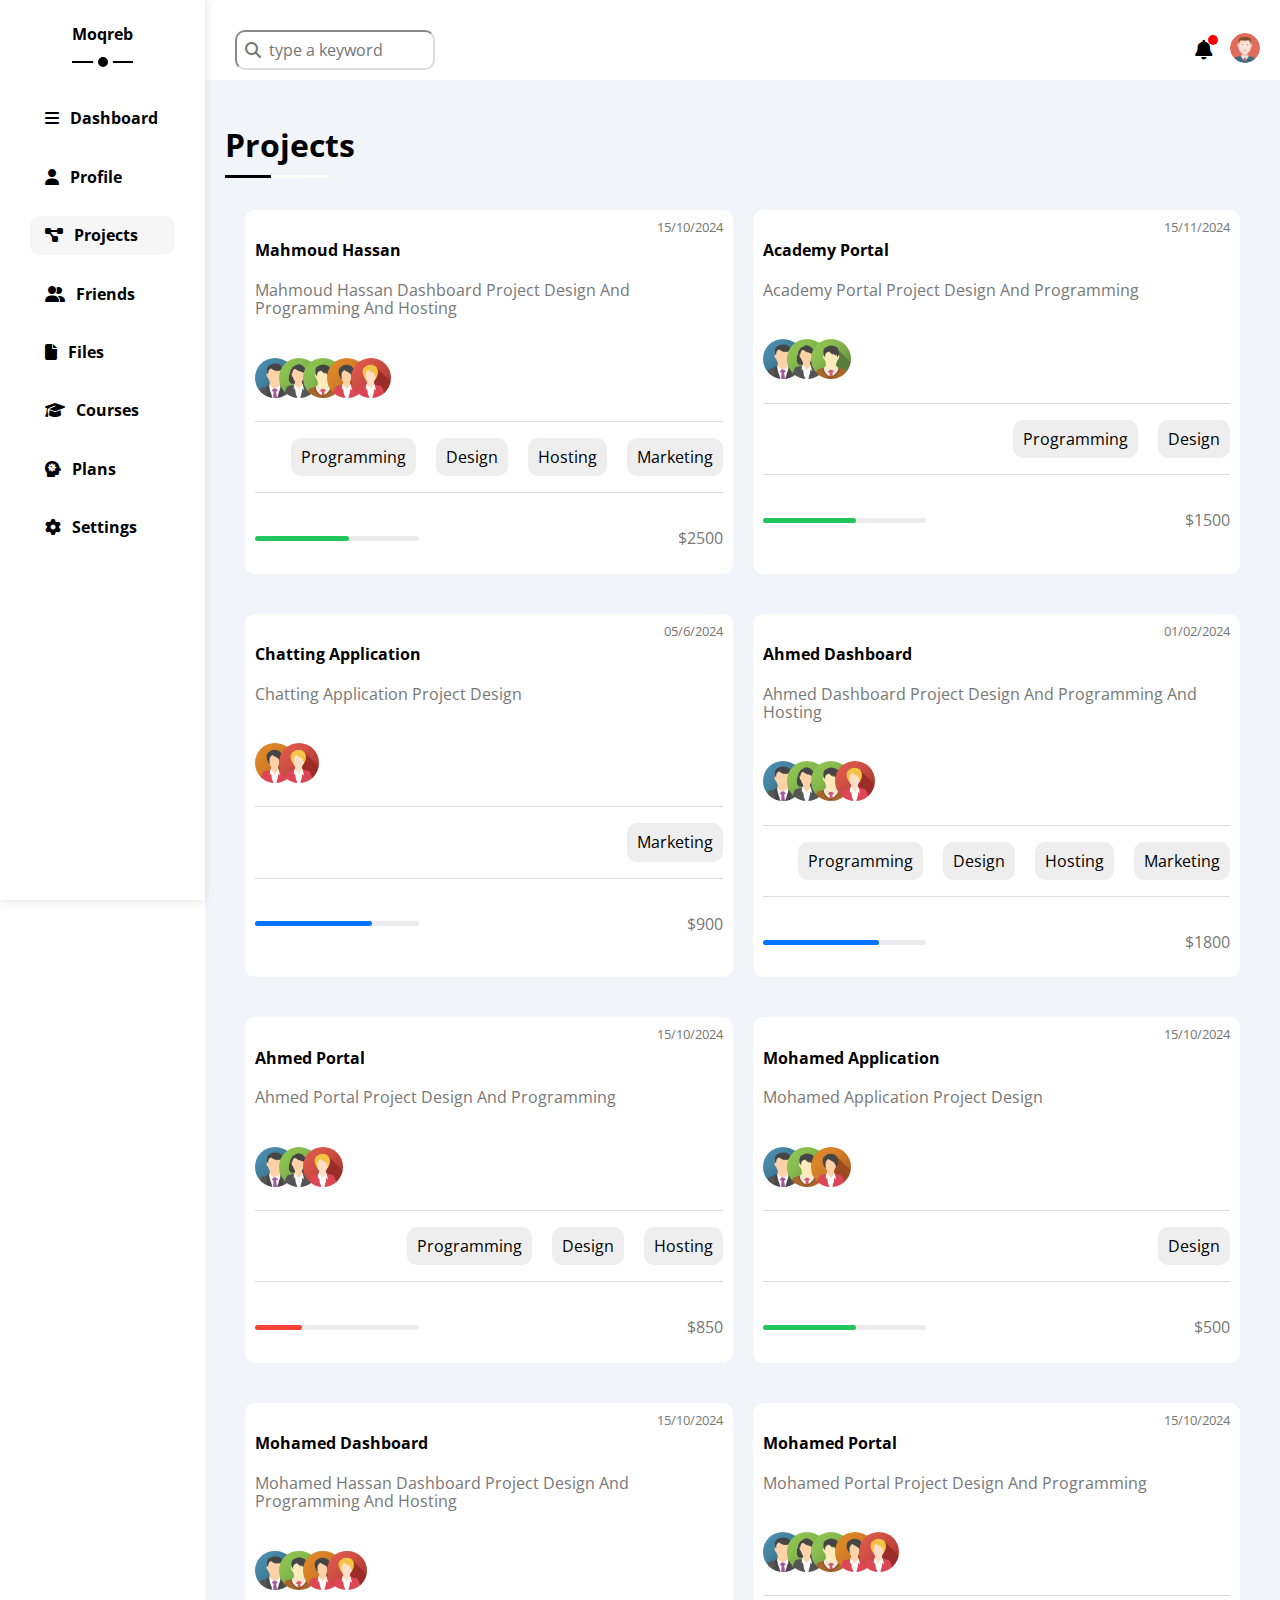
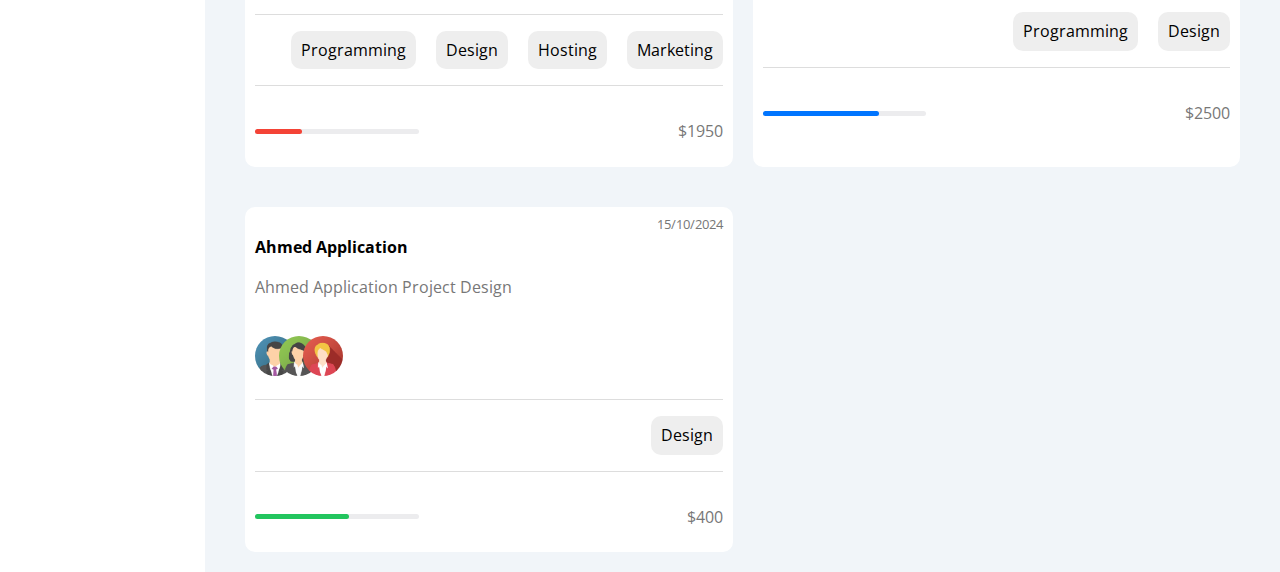
<file: projects.html>
<!DOCTYPE html>
<html lang="en">
<head>
    <meta charset="UTF-8">
    <meta name="viewport" content="width=device-width, initial-scale=1.0">
    <link rel="preconnect" href="https://fonts.googleapis.com">
<link rel="preconnect" href="https://fonts.gstatic.com" crossorigin>
<link href="https://fonts.googleapis.com/css2?family=Open+Sans:ital,wght@0,300..800;1,300..800&display=swap" rel="stylesheet">
<link rel="stylesheet" href="/css file/all.css">
<link rel="stylesheet" href="/css file/dashboard.css">
<link rel="stylesheet" href="/css file/framework.css">
<link rel="stylesheet" href="/css file/normalize.css">
<link rel="stylesheet" href="profile.html">
<link rel="stylesheet" href="projects.html">
<link rel="stylesheet" href="friends.html">
<link rel="stylesheet" href="files.html">
<link rel="stylesheet" href="courses.html">
<link rel="stylesheet" href="plans.html">
<link rel="stylesheet" href="settings.html">
    <title>Projects</title>
</head>
<body>
    <div class="pg d-flex j-between">
        <!-- start aside -->
        <div class="aside p-rel bg-w p-10 b-shad">
            <div class="header mb-10">
                <h1 class="w-fit p-rel pb-20">moqreb</h1>
                <ul class="content p-20 f-w">
                    <li class="mb-20 ">
                        <a href="index.html" class="b-c bord-rad10  d-block">
                            <i class="fa-solid fa-bars"></i>
                            <span>dashboard</span>
                        </a>
                    </li>
                    <li class="mb-20">
                        <a href="profile.html" class="b-c  d-block">
                            <i class="fa-solid fa-user"></i>
                            <span>profile</span>
                        </a>
                    </li>
                    <li class="mb-20">
                        <a href="projects.html" class="b-c d-block active bord-rad10">
                            <i class="fa-solid fa-diagram-project"></i>                         <span>projects</span>
                        </a>
                    </li>
                    <li class="mb-20">
                        <a href="friends.html"class="b-c d-block">
                            <i class="fa-solid fa-user-group"></i>                          <span>friends</span>
                        </a>
                    </li>
                    <li class="mb-20">
                        <a href="files.html"class="b-c d-block">
                            <i class="fa-solid fa-file"></i>
                                                    <span>files</span>
                        </a>
                    </li>
                    <li class="mb-20">
                        <a href="courses.html"class="b-c d-block">
                            <i class="fa-solid fa-graduation-cap"></i>                        <span>courses</span>
                        </a>
                    </li>
                    <li class="mb-20">
                        <a href="plans.html"class="b-c d-block">
                            <i class="fa-solid fa-head-side-virus"></i>                        <span>plans</span>
                        </a>
                    </li>
                    <li class="mb-20">
                        <a href="settings.html"class="b-c d-block">
                            <i class="fa-solid fa-gear"></i>                        <span>settings</span>
                        </a>
                    </li>
                </ul>
            </div>
        </div>
        <!-- end aside -->
<!-- start section -->
<div class="section bg-w">
    <div class="data  d-flex align-c j-between p-20 bg-w">
        <form action=""class="p-rel bord-rad10 p-10 d-block">
            <i class="fa-solid fa-magnifying-glass p-abs"></i>
            <input class="bord-rad10" type="search"placeholder="type a keyword">
        </form>
        <div class="icon-right p-rel">
            <i class="fa-solid fa-bell p-abs"></i>
            <img src="/images/avatar.png" class="rad" alt="">
        </div>
    </div>
    <div class="content p-20">
        <h2 class="p-rel d-block w-fit f-w f-size ">projects</h2>
        <div class="projects gap-20 ml-20 mr-20 d-grid">
            <div class="project mt-20 bg-w bord-rad10 p-10">
                <span class="d-block t-c f-s13" style="float: right;">15/10/2024</span>
                <h4>mahmoud hassan</h4>
                <p class="t-c mb-20 pb-20">mahmoud hassan dashboard project design and programming and hosting</p>
<div class="imges">
    <img src="/images/team-01.png" alt="" class="rad"style="width: 40px;">
    <img src="/images/team-02.png" alt=""class="rad" style="width: 40px;">
    <img src="/images/team-03.png" alt=""class="rad" style="width: 40px;">
    <img src="/images/team-04.png" alt=""class="rad" style="width: 40px;">
    <img src="/images/team-05.png" alt=""class="rad" style="width: 40px;">
</div>
                <div class="types d-flex align-c gap-20 mt-20 mb-20" style="justify-content: flex-end;">
                    <p class="bord-rad10">programming</p>
                    <p class="bord-rad10">design</p>
                    <p class="bord-rad10">hosting</p>
                    <p class="bord-rad10">marketing</p>
                </div>
                <div class="footer p-rel d-flex f-end align-c green">
                    <p class="t-c">$2500</p>
                </div>
            </div>
            <div class="project mt-20 bg-w bord-rad10 p-10">
                <span class="d-block t-c f-s13" style="float: right;">15/11/2024</span>
                <h4>academy portal</h4>
                <p class="t-c mb-20 pb-20">
                    Academy Portal Project Design And Programming


                </p>
<div class="imges">
    <img src="/images/team-01.png" alt="" class="rad"style="width: 40px;">
    <img src="/images/team-02.png" alt=""class="rad" style="width: 40px;">
    <img src="/images/team-03.png" alt=""class="rad" style="width: 40px;">
</div>
                <div class="types d-flex align-c gap-20 mt-20 mb-20" style="justify-content: flex-end;">
                    <p class="bord-rad10">programming</p>
                    <p class="bord-rad10">design</p>
                </div>
                <div class="footer p-rel d-flex f-end align-c green">
                    <p class="t-c">$1500</p>
                </div>
            </div>
            <div class="project mt-20 bg-w bord-rad10 p-10">
                <span class="d-block t-c f-s13" style="float: right;">05/6/2024</span>
                <h4>chatting application</h4>
                <p class="t-c mb-20 pb-20">
                    Chatting Application Project Design
                </p>
<div class="imges">
    <img src="/images/team-04.png" alt=""class="rad" style="width: 40px;">
    <img src="/images/team-05.png" alt=""class="rad" style="width: 40px;">
</div>
                <div class="types d-flex align-c gap-20 mt-20 mb-20" style="justify-content: flex-end;">
                    <p class="bord-rad10">marketing</p>
                </div>
                <div class="footer p-rel d-flex f-end align-c blue">
                    <p class="t-c">$900</p>
                </div>
            </div>
            <div class="project mt-20 bg-w bord-rad10 p-10">
                <span class="d-block t-c f-s13" style="float: right;">01/02/2024</span>
                <h4>Ahmed Dashboard</h4>
                <p class="t-c mb-20 pb-20">Ahmed Dashboard Project Design And Programming And Hosting</p>
<div class="imges">
    <img src="/images/team-01.png" alt="" class="rad"style="width: 40px;">
    <img src="/images/team-02.png" alt=""class="rad" style="width: 40px;">
    <img src="/images/team-03.png" alt=""class="rad" style="width: 40px;">
    <img src="/images/team-05.png" alt=""class="rad" style="width: 40px;">
</div>
                <div class="types d-flex align-c gap-20 mt-20 mb-20" style="justify-content: flex-end;">
                    <p class="bord-rad10">programming</p>
                    <p class="bord-rad10">design</p>
                    <p class="bord-rad10">hosting</p>
                    <p class="bord-rad10">marketing</p>
                </div>
                <div class="footer p-rel d-flex f-end align-c blue">
                    <p class="t-c">$1800</p>
                </div>
            </div>
            <div class="project mt-20 bg-w bord-rad10 p-10">
                <span class="d-block t-c f-s13" style="float: right;">15/10/2024</span>
                <h4>Ahmed Portal
                </h4>
                <p class="t-c mb-20 pb-20">Ahmed Portal Project Design And Programming</p>
<div class="imges">
    <img src="/images/team-01.png" alt="" class="rad"style="width: 40px;">
    <img src="/images/team-02.png" alt=""class="rad" style="width: 40px;">
    <img src="/images/team-05.png" alt=""class="rad" style="width: 40px;">
</div>
                <div class="types d-flex align-c gap-20 mt-20 mb-20" style="justify-content: flex-end;">
                    <p class="bord-rad10">programming</p>
                    <p class="bord-rad10">design</p>
                    <p class="bord-rad10">hosting</p>
                </div>
                <div class="footer p-rel d-flex f-end align-c red">
                    <p class="t-c">$850</p>
                </div>
            </div>
            <div class="project mt-20 bg-w bord-rad10 p-10">
                <span class="d-block t-c f-s13" style="float: right;">15/10/2024</span>
                <h4>Mohamed Application
                </h4>
                <p class="t-c mb-20 pb-20"> Mohamed Application Project Design

                </p>
<div class="imges">
    <img src="/images/team-01.png" alt="" class="rad"style="width: 40px;">
    <img src="/images/team-03.png" alt=""class="rad" style="width: 40px;">
    <img src="/images/team-04.png" alt=""class="rad" style="width: 40px;">

</div>
                <div class="types d-flex align-c gap-20 mt-20 mb-20" style="justify-content: flex-end;">
                    <p class="bord-rad10">design</p>

                </div>
                <div class="footer p-rel d-flex f-end align-c green">
                    <p class="t-c">$500</p>
                </div>
            </div>
            <div class="project mt-20 bg-w bord-rad10 p-10">
                <span class="d-block t-c f-s13" style="float: right;">15/10/2024</span>
                <h4>Mohamed Dashboard
                </h4>
                <p class="t-c mb-20 pb-20">Mohamed hassan dashboard project design and programming and hosting</p>
<div class="imges">
    <img src="/images/team-01.png" alt="" class="rad"style="width: 40px;">
    <img src="/images/team-03.png" alt=""class="rad" style="width: 40px;">
    <img src="/images/team-04.png" alt=""class="rad" style="width: 40px;">
    <img src="/images/team-05.png" alt=""class="rad" style="width: 40px;">
</div>
                <div class="types d-flex align-c gap-20 mt-20 mb-20" style="justify-content: flex-end;">
                    <p class="bord-rad10">programming</p>
                    <p class="bord-rad10">design</p>
                    <p class="bord-rad10">hosting</p>
                    <p class="bord-rad10">marketing</p>
                </div>
                <div class="footer p-rel d-flex f-end align-c red">
                    <p class="t-c">$1950</p>
                </div>
            </div>
            <div class="project mt-20 bg-w bord-rad10 p-10">
                <span class="d-block t-c f-s13" style="float: right;">15/10/2024</span>
                <h4>mohamed portal</h4>
                <p class="t-c mb-20 pb-20">Mohamed Portal Project Design And Programming</p>
<div class="imges">
    <img src="/images/team-01.png" alt="" class="rad"style="width: 40px;">
    <img src="/images/team-02.png" alt=""class="rad" style="width: 40px;">
    <img src="/images/team-03.png" alt=""class="rad" style="width: 40px;">
    <img src="/images/team-04.png" alt=""class="rad" style="width: 40px;">
    <img src="/images/team-05.png" alt=""class="rad" style="width: 40px;">
</div>
                <div class="types d-flex align-c gap-20 mt-20 mb-20" style="justify-content: flex-end;">
                    <p class="bord-rad10">programming</p>
                    <p class="bord-rad10">design</p>
                </div>
                <div class="footer p-rel d-flex f-end align-c blue">
                    <p class="t-c">$2500</p>
                </div>
            </div>
            <div class="project mt-20 bg-w bord-rad10 p-10">
                <span class="d-block t-c f-s13" style="float: right;">15/10/2024</span>
                <h4>ahmed application</h4>
                <p class="t-c mb-20 pb-20">Ahmed Application Project Design</p>
<div class="imges">
    <img src="/images/team-01.png" alt="" class="rad"style="width: 40px;">
    <img src="/images/team-02.png" alt=""class="rad" style="width: 40px;">
    <img src="/images/team-05.png" alt=""class="rad" style="width: 40px;">
</div>
                <div class="types d-flex align-c gap-20 mt-20 mb-20" style="justify-content: flex-end;">
                    <p class="bord-rad10">design</p>
                </div>
                <div class="footer p-rel d-flex f-end align-c green">
                    <p class="t-c">$400</p>
                </div>
            </div>
        </div>
    </div>

</div>
<!-- end section -->
        </div>
</body>
</html>
</file>
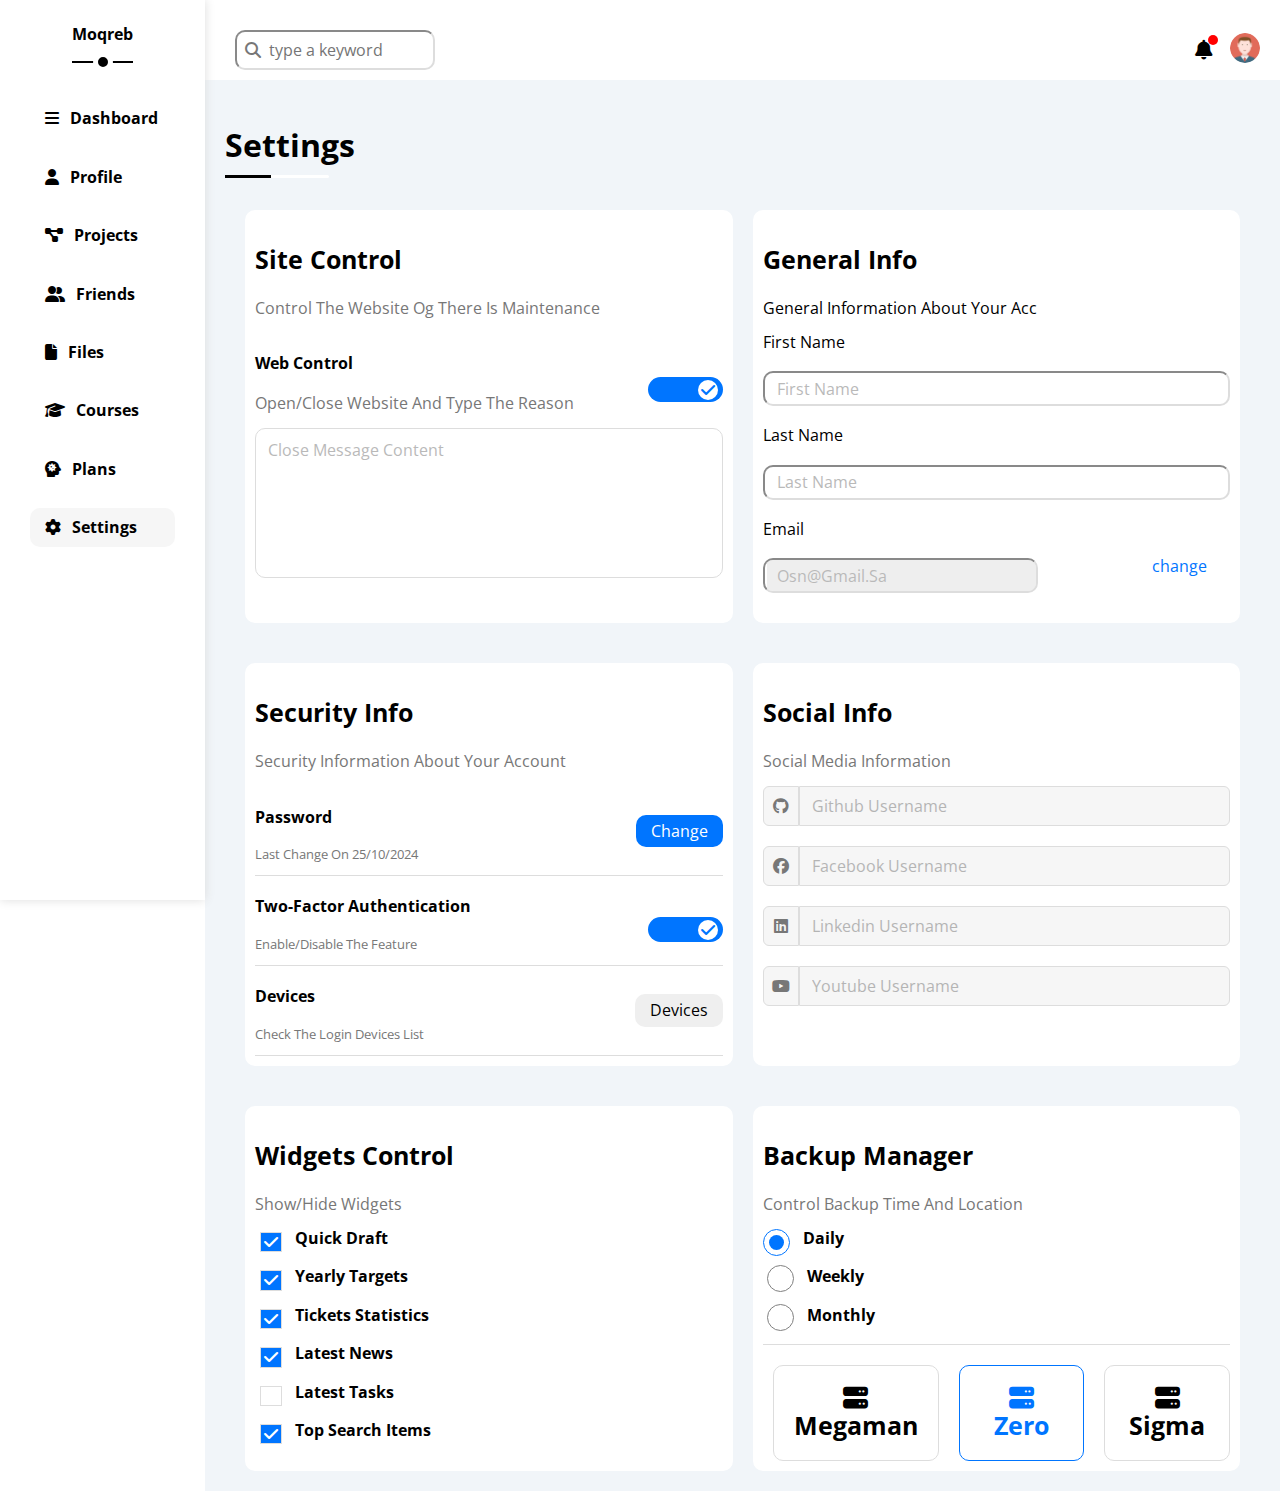
<file: settings.html>
<!DOCTYPE html>
<html lang="en">
<head>
    <meta charset="UTF-8">
    <meta name="viewport" content="width=device-width, initial-scale=1.0">
    <link rel="preconnect" href="https://fonts.googleapis.com">
<link rel="preconnect" href="https://fonts.gstatic.com" crossorigin>
<link href="https://fonts.googleapis.com/css2?family=Open+Sans:ital,wght@0,300..800;1,300..800&display=swap" rel="stylesheet">
<link rel="stylesheet" href="/css file/all.css">
<link rel="stylesheet" href="/css file/dashboard.css">
<link rel="stylesheet" href="/css file/framework.css">
<link rel="stylesheet" href="/css file/normalize.css">
<link rel="stylesheet" href="profile.html">
<link rel="stylesheet" href="projects.html">
<link rel="stylesheet" href="friends.html">
<link rel="stylesheet" href="files.html">
<link rel="stylesheet" href="courses.html">
<link rel="stylesheet" href="plans.html">
<link rel="stylesheet" href="settings.html">
    <title>Settings</title>
</head>
<body>
    <div class="pg d-flex j-between">
        <!-- start aside -->
        <div class="aside p-rel bg-w p-10 b-shad">
            <div class="header mb-10">
                <h1 class="w-fit p-rel pb-20">moqreb</h1>
                <ul class="content p-20 f-w">
                    <li class="mb-20 ">
                        <a href="index.html" class=" b-c bord-rad10  d-block">
                            <i class="fa-solid fa-bars"></i>
                            <span>dashboard</span>
                        </a>
                    </li>
                    <li class="mb-20">
                        <a href="profile.html" class="b-c bord-rad10  d-block" >
                            <i class="fa-solid fa-user"></i>
                            <span>profile</span>
                        </a>
                    </li>
                    <li class="mb-20">
                        <a href="projects.html" class="b-c d-block">
                            <i class="fa-solid fa-diagram-project"></i>                         <span>projects</span>
                        </a>
                    </li>
                    <li class="mb-20">
                        <a href="friends.html"class="b-c d-block  bord-rad10">
                            <i class="fa-solid fa-user-group"></i>                          <span>friends</span>
                        </a>
                    </li>
                    <li class="mb-20">
                        <a href="files.html"class="b-c d-block  bord-rad10">
                            <i class="fa-solid fa-file"></i>
                                                    <span>files</span>
                        </a>
                    </li>
                    <li class="mb-20">
                        <a href="courses.html"class="b-c d-block  bord-rad10">
                            <i class="fa-solid fa-graduation-cap"></i>                        <span>courses</span>
                        </a>
                    </li>
                    <li class="mb-20">
                        <a href="plans.html"class="b-c d-block  bord-rad10">
                            <i class="fa-solid fa-head-side-virus"></i>                        <span>plans</span>
                        </a>
                    </li>
                    <li class="mb-20">
                        <a href="settings.html"class="b-c d-block active bord-rad10">
                            <i class="fa-solid fa-gear"></i>                        <span>settings</span>
                        </a>
                    </li>
                </ul>
            </div>
                </div>
        <!-- end aside -->
    <!-- start section -->
    <div class="section bg-w">
        <div class="data  d-flex align-c j-between p-20 bg-w">
            <form action=""class="p-rel bord-rad10 p-10 d-block">
                <i class="fa-solid fa-magnifying-glass p-abs"></i>
                <input class="bord-rad10" type="search"placeholder="type a keyword">
            </form>
            <div class="icon-right p-rel">
                <i class="fa-solid fa-bell p-abs"></i>
                <img src="/images/avatar.png" class="rad" alt="">
            </div>
        </div>
        <div class="content p-20">
            <h2 class="p-rel d-block w-fit f-w f-size">settings</h2>
                <div class="settings gap-20 ml-20 mr-20">
                        <div class="setting mt-20 bg-w  p-rel p-10 bord-rad10">
                            <h3 class="f-size ">site control</h3>
                            <p class="t-c">control the website og there is maintenance</p>
                            <div class="txt-control d-flex j-between align-c">
<div class="txt">                                <h4 class=" f-w">web control</h4>
    <p class="t-c"> open/close website and type the reason</p></div>
    <label>
        <input class="toggle-check-box" type="checkbox"checked>
        <div class="check-box"></div>
    </label>        
</div>
                            <textarea placeholder="close message content" style="width: 100%;height:150px;" class="bord-rad10"></textarea>
                            </div>
                            <div class="info mt-20 bg-w  p-rel p-10 bord-rad10">
                                <h3 class="f-size f-w">general info</h3>
                                <p>general information about your acc</p>
                                <form action="">
                                    <label for="first">
                                        first name
                                        <input type="text" placeholder="first name" required id="first" class="d-block mb-20 bord-rad10 mt-20"
                                        style="width: 100%;
height: 35px;">
                                    </label>
                                    <label for="last">
                                        last name
                                        <input type="text" placeholder="last name" required id="last" class="d-block mb-20 bord-rad10 mt-20"
                                        style="width: 100%;
height: 35px;">
                                    </label>
                                    <div class="email d-flex align-c j-between">
                                        <label for="email" style="flex-grow: 10;">
                                            email
                                            <input type="email" 
    id="email"placeholder="osn@gmail.sa" required class="d-block bord-rad10 mt-20"
    style="width: 75%;
    height: 35px;" readonly>
                                        </label>
                                        <button style="flex-grow: 1;"
                                        >
                                            change
                                        </button>
                                    </div>
                                </form>
                            </div>
                            <div class="security mt-20 bg-w  p-rel p-10 bord-rad10">
                                <h3 class="f-size f-w">security info</h3>
                                <p class="t-c">Security Information About Your Account
                                </p>
                                <div class="d-flex j-between align-c">
                                    <div class="txt">
                                        <h4>password</h4>
                                        <p class="t-c f-s13">last change on 25/10/2024</p>
                                    </div>
                                    <button class="bg-main-c bord-rad10 change">change</button>
                                </div>
                                <div class="d-flex j-between align-c">
                                    <div class="txt">
                                        <h4>two-factor authentication</h4>
                                        <p class="t-c f-s13">enable/disable the feature</p>
                                    </div>
<label>
    <input class="toggle-check-box" type="checkbox"checked>
    <div class="check-box"></div>
</label>                                </div>
                                <div class="d-flex j-between align-c">
                                    <div class="txt">
                                        <h4>devices</h4>
                                        <p class="t-c f-s13">check the login devices list</p>
                                    </div>
                                    <button class="bord-rad10 devices">devices</button>
                                </div>
                            </div>
                            <div class="social mt-20 bg-w  p-rel p-10 bord-rad10">
                                <h3 class="f-size f-w">
                                    social info
                                </h3>
                                <p class="t-c">social media information</p>
                <div class="github d-flex align-c">
                    <i class="fa-brands fa-github"></i>
                    <input type="text"placeholder="github username" class="github">
                </div>
                <div class="facebook d-flex align-c">
                    <i class="fa-brands fa-facebook"></i>

    <input type="text" placeholder="facebook username" class="">
                                </div>
                <div class="linkedin d-flex align-c">
                    <i class="fa-brands fa-linkedin"></i>

    <input type="text" placeholder="linkedin username" >
                                </div>
                <div class="youtube d-flex align-c">
                    <i class="fa-brands fa-youtube"></i>

    <input type="text" placeholder="youtube username">
                                </div>
                            </div>
                            <div class="widgets social mt-20 bg-w  p-rel p-10 bord-rad10">
                                <h3 class="f-w f-size">
                                    widgets control
                                </h3>
                                <p class="t-c">
                                    show/hide widgets
                                </p>

<div class="one d-flex align-c mb-20">
    <input type="checkbox" id="draft" checked>
<label for="draft">
    quick draft
</label>
</div>
<div class="two d-flex align-c mb-20">
    <input type="checkbox" id="targets" checked>
    <label for="targets">
        yearly targets
    </label>
</div>
<div class="three d-flex align-c mb-20">
    <input type="checkbox" id="stats" checked>
    <label for="stats">
        tickets statistics
    </label>
</div>
<div class="four d-flex align-c mb-20">
    <input type="checkbox" id="news" checked>
    <label for="news">
        latest news
    </label>
</div>
<div class="five d-flex align-c mb-20">
    <input type="checkbox" id="tasks" >
    <label for="tasks">
        latest tasks
    </label>
</div>
<div class="six d-flex align-c">
    <input type="checkbox" id="search" checked>
    <label for="search">
        top search items
    </label>
</div>

                            </div>
                            <div class="backup mt-20 bg-w  p-rel p-10 bord-rad10">
                                <h3 class="f-size f-w">backup manager</h3>
                                <p class="t-c">control backup time and location</p>
                                <div class="top">
                                    <div class="daily d-flex align-c">
                                        <input type="radio" class="daily" checked id="daily">
                                        <label for="daily">daily</label>
                                    </div>
                                    <div class="weekly -flex align-c">
                                        <input type="radio" class="weekly"  id="weekly">
                                        <label for="weekly">weekly</label>
                                    </div>
                                    <div class="monthly -flex align-c">
                                        <input type="radio" class="monthly"  id="monthly">
                                        <label for="monthly">monthly</label>
                                    </div>
                                </div>

                                <div class="servers d-flex align-c t-center gap-10 pointer">
                                    <input type="radio" class="mega" id="mega">
                                    <div class="server" style="width:100%;">
                                        <label for="mega">
                                            <i class="fa-solid fa-server d-block"></i>
                                            megaman
                                        </label>
                                    </div>  
                                    <input type="radio" class="zero" id="zero" checked>
                                    <div class="server" style="width:100%;">
                                        <label for="mega">
                                            <i class="fa-solid fa-server d-block"></i>
                                            zero
                                        </label>
                                    </div>
                                    <input type="radio" class="sigma" id="sigma">
                                    <div class="server" style="width:100%;">
                                        <label for="sigma">
                                            <i class="fa-solid fa-server d-block"></i>
                                            sigma
                                        </label>
                                    </div>
                                </div>
                            </div>

                </div>
        </div>    
    </div>
    <!-- end section -->
            </div>
</body>
</html>
</file>
<file: css file/dashboard.css>
/* start global rules */
*{
    box-sizing: border-box;
    -moz-box-sizing: border-box;
    -webkit-box-sizing: border-box
}
:root{
    --transition-section:.3s ;
    --main-color:#0075ff;
    --alt-color: #0d69d5;
    --red-color:#f44336;
    --green-color: #22c55e;
    --yellow-color:#f59e0b;

}
body{
font-family: "Open Sans", sans-serif;
font-optical-sizing: auto;
font-weight: weight;
font-style: normal;
font-variation-settings:
    "wdth" 100;
    margin: 0;
    padding: 0;
    text-transform: capitalize;
}
a{
    text-decoration: none;
}
ul{
    list-style: none;
}
textarea{
    resize: none;
}
::-webkit-scrollbar {
    width: 15px;
}
::-webkit-scrollbar-thumb {
    background: var(--main-color);
    transition: var(--transition-section);
    -webkit-transition: var(--transition-section);
    -moz-transition: var(--transition-section);
    -ms-transition: var(--transition-section);
    -o-transition: var(--transition-section);
}
::-webkit-scrollbar-thumb:hover {
    background: var(--alt-color);
}
::-webkit-scrollbar-track {
    background: #ffffff;
}
/* end global rules */
/* start aside */
@media (max-width:767px) {
    .aside{
        width: 80px;
    }
    .aside .header ul.content li a span{
        display: none;
    }
}
@media (min-width:768px) {
    .aside{
        width:205px;
    }

}
.aside{
    height: 100vh;
}
.aside .header{

}
.aside .header h1{
    font-size: 16px;
}
.aside .header h1::before{
    content: "";
    position: absolute;
    height: 2px;
    width: 100%;
    background-color: black;
    left: 0px;
    bottom: 0;
}
.aside .header h1::after{
    content: "";
    position: absolute;
    width: 10px;
    height: 10px;
    background-color: black;
    border: solid 5px white;
    bottom: -9px;
    border-radius: 50%;
    left: 50%;
    transform: translateX(-50%);
}
.aside .header ul.content{

}
.aside .header ul.content li{

}
.aside .header ul.content li a:hover{
    background-color: #f6f6f6;
    border-radius: 10px;
    -webkit-border-radius: 10px;
    -moz-border-radius: 10px;
    -ms-border-radius: 10px;
    -o-border-radius: 10px;
    padding-left: 5px;
    color: #0075ff;;
}
@media (min-width:768px) {

    .aside .header h1{
margin: 0 auto;
padding-top: 15px
    }

    .aside .header ul.content li a{
        padding: 10px 15px 10px 15px;
        transition: var(--transition-section);
        -webkit-transition: var(--transition-section);
        -moz-transition: var(--transition-section);
        -ms-transition: var(--transition-section);
        -o-transition: var(--transition-section);
}
}
.aside .header ul.content li a{
    transition: var(--transition-section); -webkit-transition: var(--transition-section); -moz-transition: var(--transition-section); -ms-transition: var(--transition-section); -o-transition: var(--transition-section);
    width: 100%;

}
.aside .header ul.content li a i{
padding-right: 7px;
}

.aside .header ul.content li a span{

}
/* end aside */
/* start section */
.section{
    flex: 1;
}
.section .data{
}
.section .data form{

}
.section .data form i{ left: 20px; top: 50%; transform: translateY(-50%); -webkit-transform: translateY(-50%); -moz-transform: translateY(-50%); -ms-transform: translateY(-50%); -o-transform: translateY(-50%);
    color: #777;
}
.section .data form input[type=search]{
    outline: none;
    width: 200px;
    height: 40px;
    transition: var(--transition-section);
    -webkit-transition: var(--transition-section);
    -moz-transition: var(--transition-section);
    -ms-transition: var(--transition-section);
    -o-transition: var(--transition-section);
}
.section .data form input:focus{
    width: 250px;
}
.section .data form input[type=search]::placeholder{
padding: 30px;
}
.section .data form input:focus::placeholder{
opacity: 0;
}
.section .data .icon-right{

}

.section .data .icon-right i{
    top: 50%;
    transform: translatey(-50%);
    left: -35px;
    font-size: 20px;
    cursor: pointer;
}
.section .data .icon-right i::after{
    position: absolute;
    content: "";
    border-radius: 50%;
    width: 10px;
    height: 10px;
    background-color: red;
    -webkit-border-radius: 50%;
    -moz-border-radius: 50%;
    -ms-border-radius: 50%;
    -o-border-radius: 50%;
    top: -5px;
    right: -5px;
}
.section .data .icon-right img:hover{
    transform:scale(1.2);
    -webkit-transform:scale(1.2);
    -moz-transform:scale(1.2);
    -ms-transform:scale(1.2);
    -o-transform:scale(1.2);
}
.section .data .icon-right img{ max-width:30px; cursor: pointer; transition: var(--transition-section); -webkit-transition: var(--transition-section); -moz-transition: var(--transition-section); -ms-transition: var(--transition-section); -o-transition: var(--transition-section);
}
.section>.content{
    background-color: #f1f5f9;
    margin-top: -20px;
}
.section .content>h2::before{
    position: absolute;
    content: "";
    width: 80%;
    height: 3px;
    background-color: white;
    bottom: -15px;
    border-radius: 10px;
    -webkit-border-radius: 10px;
    -moz-border-radius: 10px;
    -ms-border-radius: 10px;
    -o-border-radius: 10px;
}
.section .content>h2{
    font-size:32px ;
}
.section .content>h2::after{
    position: absolute;
    content: "";
    height: 3px;
    width: 35%;
    background-color: black;
    left: 0;
    bottom: -15px;
}
@media (max-width:767px) {
    .section .content .boxs{
        grid-template-columns: repeat(auto-fill,minmax(200px,1fr));
    }
}
.section .content .boxs{

}
.section .content .boxs .box-one{
    
}
.section .content .boxs .box-one .heading{
height: 140px;
    background-color: #eeeeee;
}
.section .content .boxs .box-one .heading .welcome{ 

}
.section .content .boxs .box-one .heading .welcome h3{ 
    font-size: 25px;
}
.section .content .boxs .box-one .heading .welcome p{ 
font-size:18px ;
color: #777;
margin-top: -10px;
}
.section .content .boxs .box-one .heading img{ 
}
.section .content .boxs .box-one .footer{
    margin-top: 50px;
}
@media (max-width:767px) {
    .section .content .boxs .box-one .heading img{
        display: none;
}
}
.section .content .boxs .box-one .footer img{
    max-width: 60px;
    top: -85px;
    left: 20px;
    border: solid white 5px;}
.section .content .boxs .box-one .footer .border{
justify-content: space-around;
border-top: solid 1px #ddd;
border-bottom: solid 1px #ddd;
}
.section .content .boxs .box-one .footer .border div{

}
.section .content .boxs .box-one .footer .border div p{
    font-size: 18px;
}
.section .content .boxs .box-one .footer .border div span{
    color: #777;

}
.section .content .boxs .box-one .footer a button:hover{
    background-color: var(--alt-color);
}
.section .content .boxs .box-one .footer a button{
    padding: 10px 30px 10px 30px;    border: none;
    cursor: pointer;
    color: white;
    transition: var(--transition-section);
    -webkit-transition: var(--transition-section);
    -moz-transition: var(--transition-section);
    -ms-transition: var(--transition-section);
    -o-transition: var(--transition-section);
}
.section .content .boxs .box-two{
}
.section .content .boxs .box-two h3{
font-size: 25px;
}
.section .content .boxs .box-two p{
color: #777;
}
.section .content .boxs .box-two input[type=text]:focus,
.section .content .boxs .box-two textarea:focus{
outline: none;
}
.section .content .boxs .box-two input[type=text]::placeholder,
.section .content .boxs .box-two textarea::placeholder{
padding: 5px;
font-size: 13px;
text-transform: capitalize;
}
.section .content .boxs .box-two input[type=text],
.section .content .boxs .box-two textarea{
background-color: #eeeeee;
border: none;
}
.section .content .boxs .box-two input[type=text]{
    width: 100%;
    height: 30px;
}

.section .content .boxs .box-two textarea{
    width: 100%;
    height: 150px;
}
.section .content .boxs .box-two input[type=text]:focus::placeholder,
.section .content .boxs .box-two textarea:focus::placeholder{
opacity: 0;
}
.section .content .boxs .box-two input[type=submit]:hover{
    background-color: var(--alt-color);
}
.section .content .boxs .box-two input[type=submit]{
    border: none;
    padding: 10px 30px 10px 30px;
    background-color: var(--main-color);
    color: white;
    transition: var(--transition-section);
    -webkit-transition: var(--transition-section);
    -moz-transition: var(--transition-section);
    -ms-transition: var(--transition-section);
    -o-transition: var(--transition-section);
    cursor: pointer;
}
.section .content .boxs .box-three{
    
}
.section .content .boxs .box-three .text{

}
.section .content .boxs .box-three .text h3{

}
.section .content .boxs .box-three .text p{
color: #777;
}
.section .content .boxs .box-three .container{

}
.section .content .boxs .box-three .container .pack-one .icon{
background-color: #cce3ff;
}
.section .content .boxs .box-three .container .pack-two .icon{
background-color: #fdecce;
}
.section .content .boxs .box-three .container .pack-three .icon{
background-color: #d3f3df;
}
.section .content .boxs .box-three .container .pack-one .icon,
.section .content .boxs .box-three .container .pack-two .icon,
.section .content .boxs .box-three .container .pack-three .icon
{
    width: 80px;
    height: 80px;
}
.section .content .boxs .box-three .container .pack-one .icon i,
.section .content .boxs .box-three .container .pack-two .icon i,
.section .content .boxs .box-three .container .pack-three .icon i{
    left: 50%;
    top: 50%;
    transform: translate(-50%,-50%);
}
.section .content .boxs .box-three .container .info{
flex: 1;
}
.section .content .boxs .box-three .container .info h4{
color: #777;
font-size: 14px;
}
.section .content .boxs .box-three .container .pack-one .info p{

}
.section .content .boxs .box-three .container .pack-one .info div{
width: 100%;
height: 3px;
background-color: #cce3ff;
}
.section .content .boxs .box-three .container .pack-one .info div span::before{
    content: "85%";
    position: absolute;
    right: 0;
    top: -30px;
    font-weight: bold;
    border: solid 1px #ddd;
    padding: 2px 5px;
    background-color: var(--main-color);
    color: white;
    border-radius: 10px;
}
.section .content .boxs .box-three .container .pack-one .info div span{
    width: 85%;
    height: 3px;
    background-color: var(--main-color);
    display: inline-block;
    top: -12px;
    position: relative;
}
.section .content .boxs .box-three .container .pack-two .info div{
width: 100%;
height: 3px;
background-color: #fdecce;
}
.section .content .boxs .box-three .container .pack-two .info div span::before{
    content: "60%";
    position: absolute;
    right: 0;
    top: -30px;
    font-weight: bold;
    border: solid 1px #ddd;
    padding: 2px 5px;
    background-color: #f59e0b;
    color: white;
    border-radius: 10px;
}
.section .content .boxs .box-three .container .pack-two .info div span{
    width: 60%;
    height: 3px;
    background-color: #f59e0b;
    display: inline-block;
    top: -12px;
    position: relative;
}
.section .content .boxs .box-three .container .pack-three .info div{
width: 100%;
height: 3px;
background-color: #d3f3df;}
.section .content .boxs .box-three .container .pack-three .info div span::before{
    content: "90%";
    position: absolute;
    right: 0;
    top: -30px;
    font-weight: bold;
    border: solid 1px #ddd;
    padding: 2px 5px;
background-color:#22c55e; 
color: white;
    border-radius: 10px;
}
.section .content .boxs .box-three .container .pack-three .info div span{
    width: 90%;
    height: 3px;
    background-color:#22c55e;
    display: inline-block;
    top: -12px;
    position: relative;
}
.section .content .boxs .box-four .stats{
    grid-template-columns: repeat(auto-fill, minmax(200px, 1fr));
    display: grid;
}
.section .content .boxs .box-four .stats div{
    border:solid #ddd 1px;
}
.section .content .boxs .box-five .content img{
width: 120px;
}
.section .content .boxs .box-five .change,
.section .content .boxs .box-five .team,
.section .content .boxs .box-five .created
{
    border-bottom: solid #ddd 1px;
}
.section .content .boxs .box-five span{
    background-color: #ddd;
    padding:5px;
}
@media (max-width:767px) {
    .section .content .boxs .box-five .change,
.section .content .boxs .box-five .team,
.section .content .boxs .box-five .add,
.section .content .boxs .box-five .created
{
display: flex;
flex-direction: column;
align-items: center;
text-align: center;}

.section .content .boxs .box-five .change  .content,
.section .content .boxs .box-five .team .content,
.section .content .boxs .box-five .add .content,
.section .content .boxs .box-five .created .content{
    display: flex;
    flex-direction: column;
    align-items: center;

}
}
.section .content .boxs .box-six .container div.box:not(:last-child){
border-bottom: solid 1px #ddd;
}
.section .content .boxs .box-six .container i{
    transition: var(--transition-section);
    -webkit-transition: var(--transition-section);
    -moz-transition: var(--transition-section);
    -ms-transition: var(--transition-section);
    -o-transition: var(--transition-section);
}
.section .content .boxs .box-six .container i:hover{
cursor: pointer;
color: red;
}
.section .content .boxs .box-seven span
,.section .content .boxs .box-eight span{
background-color: #ddd;
padding: 10px 15px;
}
.section .content .boxs .box-eight .text{
    transition: var(--transition-section);
    -webkit-transition: var(--transition-section);
    -moz-transition: var(--transition-section);
    -ms-transition: var(--transition-section);
    -o-transition: var(--transition-section);
}
.section .content .boxs .box-eight .text:hover{
    color: var(--alt-color);
    cursor: pointer;

}
.section .content .boxs .box-eight .item:not(:last-child){
    border-bottom: solid 1px #ddd;
}

.section .content .boxs .box-eight .text p{
    margin-top: -15px;
    font-size: 13px;
}
.section .content .boxs .box-nine .text::before{
    content: "";
    position: absolute;
    border-left: solid 2px var(--main-color);
    height: 100%;
    width: 1px;
    background-color: var(--main-color);
    left: 25px;
    top: 0;
}
.section .content .boxs .box-nine p::before{
    content: "";
    position: absolute;
    width: 20px;
    height: 20px;
    background-color:white;
    border-radius: 50%;
    -webkit-border-radius: 50%;
    -moz-border-radius: 50%;
    -ms-border-radius: 50%;
    left: -35px;
    -o-border-radius: 50%;
    transform: translateY(-50%);
    -webkit-transform: translateY(-50%);
    -moz-transform: translateY(-50%);
    -ms-transform: translateY(-50%);
    -o-transform: translateY(-50%);
    top: 50%;
    border: solid var(--main-color) 2px;
}
.section .content .boxs .box-nine p{
    font-size: 18px;
    margin-left: 50px;
}
.section .content .boxs .box-nine p:not(:last-child)::after{
    content: "";
    position: absolute;
    width: 14px;
    height: 14px;
    background-color:var(--main-color);
    border-radius: 50%;
    -webkit-border-radius: 50%;
    -moz-border-radius: 50%;
    -ms-border-radius: 50%;
    left: -32px;
    -o-border-radius: 50%;
    transform: translateY(-50%);
    -webkit-transform: translateY(-50%);
    -moz-transform: translateY(-50%);
    -ms-transform: translateY(-50%);
    -o-transform: translateY(-50%);
    top: 50%;
    border: solid white 2px;
}
.section .content .boxs .box-nine p.waiting::after{
    animation:pending 2s infinite ;
    -webkit-animation:pending 2s infinite ;
}
@media (max-width:991px) {
    .section .content .boxs .box-nine img{
        display: none;
    }
}
.section .content .boxs .box-nine img{
    right: 0;
    bottom: 0;
    animation: up-to-down 2s infinite;
    -webkit-animation: up-to-down 2s infinite;
}
.section .content .boxs .box-ten .reminder{
margin-left: 50px;
}
.section .content .boxs .box-ten .reminder div.one::before{
    background-color: var(--main-color);
}
.section .content .boxs .box-ten .reminder div.two::before{
    background-color: var(--green-color);
}
.section .content .boxs .box-ten .reminder div.three::before{
    background-color: var(--yellow-color);
}
.section .content .boxs .box-ten .reminder div.four::before{
    background-color: var(--red-color);
}
.section .content .boxs .box-ten .reminder div::before{
    content: "";
    position: absolute;
    left: -40px;
    top: 50%;
    transform: translateY(-50%);
    -webkit-transform: translateY(-50%);
    -moz-transform: translateY(-50%);
    -ms-transform: translateY(-50%);
    -o-transform: translateY(-50%);
    width:15px;
    height: 15px;
    background-color: red;
    border-radius: 50%;
    -webkit-border-radius: 50%;
    -moz-border-radius: 50%;
    -ms-border-radius: 50%;
    -o-border-radius: 50%;
}
.section .content .boxs .box-ten .reminder div::after{
    content: "";
    position: absolute;
    border-left: solid red  2px;
    width: 2px;
    height: 100%;
    top: 0;
    left: -10px;
}
.section .content .boxs .box-ten .reminder div.one::after{
    border-color:  var(--main-color) ;
}
.section .content .boxs .box-ten .reminder div.two::after{
    border-color:  var(--green-color) ;
}
.section .content .boxs .box-ten .reminder div.three::after{
    border-color:  var(--yellow-color) ;
}
.section .content .boxs .box-ten .reminder div.four::after{
    border-color:  var(--red-color) ;
}
.section .content .boxs .box-ten p,
.section .content .boxs .box-eleven p{
    margin-top: -10px;
}

.section .content .boxs .box-eleven img{
width: 60px;
}
.section .content .boxs .box-eleven .top{
border-bottom: solid #ddd 1px;
}
.section .content .boxs .box-eleven .foot{ border-top: 1px solid #ddd;}

@media (max-width:767px) {
    .section .content .boxs .social-box>div{
        flex-direction: column;
    }
    .section .content .boxs .social-box span{
        margin-bottom: 10px;
    }
    
}
.section .content .boxs .social-box .git{
    background-color: #6e549477;
    color:blueviolet;
}
.section .content .boxs .social-box .git span{
    background-color:blueviolet;
    color: white;
    padding: 10px 30px;
    margin-right: 15px;
}
.section .content .boxs .social-box .face{
    background-color: #1876f27c;
    color:#1da1f2;
}
.section .content .boxs .social-box .face span{
    background-color:#1877f2;
    color: white;
    padding: 10px 30px;
    margin-right: 15px;
}
.section .content .boxs .social-box .yout{
    background-color:#f443366e ;
    color:var(--red-color);
}
.section .content .boxs .social-box .yout span{
    background-color:#ff0000;
    color:white;
    padding: 10px 30px;
    margin-right: 15px;
}
.section .content .boxs .social-box .in{
    background-color:#dce6f1 ;
    color:#0077b5;

}
.section .content .boxs .social-box .in span{
    background-color:#0077b5;
    color:white;
    padding: 10px 30px;
    margin-right: 15px;
}
.section .content .boxs .social-box i,
.section .content .boxs .social-box span{
    transition: var(--transition-section);
    -webkit-transition: var(--transition-section);
    -moz-transition: var(--transition-section);
    -ms-transition: var(--transition-section);
    -o-transition: var(--transition-section);
}
.section .content .boxs .social-box i:hover{
    transform:rotate(-10deg) scale(1.5);
    -webkit-transform:rotate(-10deg) scale(1.5);
    -moz-transform:rotate(-10deg) scale(1.5);
    -ms-transform:rotate(-10deg) scale(1.5);
    -o-transform:rotate(-10deg) scale(1.5);
}
.section .content .boxs .social-box span:hover{ transform: scale(1.1); -webkit-transform: scale(1.1); -moz-transform: scale(1.1); -ms-transform: scale(1.1); -o-transform: scale(1.1);
}

.responsive-table{
    overflow-x: auto;
}
/* @media (max-width:1200px) {
    .projects{
        display: none;
    }
} */
table{
    border-spacing: 0;
}
table, th, td {
    border: 1px solid #ddd;
    border-collapse: collapse;
    padding: 20px;

}
table th{
    background-color: #eeeeee;
}
.section .content .projects table img:not(:first-child){
    margin-left: -20px;
}
.section .content .projects table .img img:hover{
    transform: translatey(-10px) scale(1.1);
    -webkit-transform: translatey(-10px) scale(1.1);
    -moz-transform: translatey(-10px) scale(1.1);
    -ms-transform: translatey(-10px) scale(1.1);
    -o-transform: translatey(-10px) scale(1.1);
    cursor: pointer;
}
.section .content .projects table img{ width: 30px;
    transition: var(--transition-section);
    -webkit-transition: var(--transition-section);
    -moz-transition: var(--transition-section);
        -ms-transition: var(--transition-section);
        -o-transition: var(--transition-section);
}
tr{
    transition: var(--transition-section);
    -webkit-transition: var(--transition-section);
    -moz-transition: var(--transition-section);
    -ms-transition: var(--transition-section);
    -o-transition: var(--transition-section);
}
table tr:hover{
    background-color: #ececee;
}
table span{
    padding:10px;
    width:80%;
margin: 0 auto;
color: white;
text-align: center;
}
table span.progress{
    background-color: var(--main-color);
}
table span.pending{
    background-color: var(--yellow-color);
}
table span.completed{
    background-color: var(--green-color);
}
table span.rejected{
    background-color: var(--red-color);
}
/* end section */

/*start profile page */
@media (max-width:991px) {
    .pg .section .content .profile-card{
        flex-direction: column;
        text-align: center;
    }
    .pg .section .content .profile-card .right .info{
        flex-direction: column;
        text-align: center;
    }
}

.pg .section .content .left .text span::before{ content: ""; position: absolute; width: 80%; height: 5px; bottom: -25px; left: 20px; background-color: #ddd; border-radius:10px; -webkit-border-radius:10px; -moz-border-radius:10px; -ms-border-radius:10px; -o-border-radius:10px;
}
.pg .section .content .left .text span::after{
    content: "";
    position: absolute;
    width: 60%;
    height: 5px;
    bottom:-25px;
    left: 20px;
    background-color: var(--main-color);
    border-radius: 10px;
    -webkit-border-radius: 10px;
    -moz-border-radius: 10px;
    -ms-border-radius: 10px;
    -o-border-radius: 10px;
    animation: full infinite 5s;
    -webkit-animation: full infinite 5s;
}
.pg .section .content .right{
    border-left: solid #ddd 1px;
}
.pg .section .content .right .info{
    border-bottom: solid #ddd 1px;
}
.other-data .skills span{
    background-color: #ededed;
    transition: var(--transition-section);
    -webkit-transition: var(--transition-section);
    -moz-transition: var(--transition-section);
    -ms-transition: var(--transition-section);
    -o-transition: var(--transition-section);
}
.other-data .skills span:hover{
    background-color: var(--main-color);
    color: white;
}
.activity-list>div:not(:last-child){
    border-bottom: solid #ddd 1px;
}
@media (max-width:991px) {
    .activity-list .store,
    .activity-list .store .icon,
    .activity-list .academy,
    .activity-list .academy .icon,
    .activity-list .budges,
    .activity-list .budges .icon,
    .activity-list .store{
flex-direction: column;
text-align: center;
}
}
@media (max-width:767px) {
    .other-data{
        flex-direction: column;
        text-align: center;
    }
    .profile-card label .check-box{
        margin-bottom: 20px;
    }
    
}
.profile-card label input[type=checkbox]{
    -webkit-appearance: none;
    appearance: none;
}
.profile-card label input[type=checkbox]:checked +.check-box{
background-color: var(--main-color);
}
.profile-card label .check-box{
    position: relative;
    width: 75px;
    height: 25px;
    background-color: #ddd;
    border-radius: 15px;
    -webkit-border-radius: 15px;
    -moz-border-radius: 15px;
    -ms-border-radius: 15px;
    -o-border-radius: 15px;
    cursor: pointer;
    
}
.profile-card label .check-box::before{
    content: "\f00d";
    font-family: 'Font Awesome\ 5 Free';
    position: absolute;
    font-weight: 900;
    width: 20px;
    height: 20px;
    border-radius: 50%;
    -webkit-border-radius: 50%;
    -moz-border-radius: 50%;
    -ms-border-radius: 50%;
    -o-border-radius: 50%;
    left: 6px;
    top:3px;
    transition: var(--transition-section);
    -webkit-transition: var(--transition-section);
    -moz-transition: var(--transition-section);
    -ms-transition: var(--transition-section);
    -o-transition: var(--transition-section);
    color: #ddd;
    background-color:white;
    display: flex;
justify-content: center;
align-items: center;
}

.profile-card label input[type=checkbox]:checked + .check-box::before{
    content: "\f00c";
    font-family: 'Font Awesome\ 5 Free';
position: absolute;
left: 50px;
font-weight: 900;
color: var(--main-color);
display: flex;
justify-content: center;
align-items: center;
}



/*end profile page */

/* start projects page */
.projects img{
    transition: var(--transition-section);
    -webkit-transition: var(--transition-section);
    -moz-transition: var(--transition-section);
    -ms-transition: var(--transition-section);
    -o-transition: var(--transition-section);
    cursor: pointer;
}
.projects img:hover{
    transform: translateY(-10px);
    -webkit-transform: translateY(-10px);
    -moz-transform: translateY(-10px);
    -ms-transform: translateY(-10px);
    -o-transform: translateY(-10px);
}
.projects img:not(:first-child)
{
    margin-left: -20px;
}
@media (max-width:767px) {
    .projects .types{
        flex-direction: column;
    }
    .section .content .projects{
        display: grid;
        grid-template-columns:repeat(auto-fill,minmax(200px,1fr)) ;
    }
}

.projects .types{
    border-top:solid 1px #ddd ;
    border-bottom:solid 1px #ddd ;
}
.projects .types p:hover{
    background-color: var(--main-color);
    color: white;
    transform: scaleX(1.1);
    -webkit-transform: scaleX(1.1);
    -moz-transform: scaleX(1.1);
    -ms-transform: scaleX(1.1);
    -o-transform: scaleX(1.1);
}
.projects .types p{
    background-color: #eeeeee;
    padding:10px;
    transition: var(--transition-section);
    -webkit-transition: var(--transition-section);
    -moz-transition: var(--transition-section);
    -ms-transition: var(--transition-section);
    -o-transition: var(--transition-section);
}
.projects .project .footer::before{ content: ""; position: absolute; width: 35%; height: 5px; background-color: #ececee; left: 0; border-radius:10px; -webkit-border-radius:10px; -moz-border-radius:10px; -ms-border-radius:10px; -o-border-radius:10px;
}
.projects .project .footer::after{ 
    content: "";
    position: absolute; height: 5px; left: 0; border-radius: 10px; -webkit-border-radius: 10px; -moz-border-radius: 10px; -ms-border-radius: 10px; -o-border-radius: 10px;
}
.projects .project .footer.green::after{
background-color: var(--green-color);
width: 20%;
}
.projects .project .footer.red::after{
    background-color: var(--red-color);
    width: 10%;

}
.projects .project .footer.blue::after{
    background-color: var(--main-color);
width: 25%;
}
/* end projects page */

/* start friends page */
.friends{
    display: grid;
    grid-template-columns:repeat(auto-fill,minmax(300px,1fr));
}
@media (max-width:576px) {
    .friends{
        display: grid;
        grid-template-columns:repeat(auto-fill,minmax(200px,1fr));
        text-align: center;
    }
    .friends .text{
        margin-bottom: 30px;
    }

}
@media (max-width:767px) {
    .friends{
        text-align: center;
    }
    .friends .box .footer .bottom{
        justify-content: space-evenly;
        }
}
.friends .box{
    transition: var(--transition-section);
    -webkit-transition: var(--transition-section);
    -moz-transition: var(--transition-section);
    -ms-transition: var(--transition-section);
    -o-transition: var(--transition-section);
}
.friends .box:hover{
    background-color: #ecececec;
}
.friends .box> .icons {
    justify-content: flex-start;
}
.friends .box> .icons i:hover{
    background-color: var(--main-color);
    color: black;
    transform: scale(1.5);
    -webkit-transform: scale(1.5);
    -moz-transform: scale(1.5);
    -ms-transform: scale(1.5);
    -o-transform: scale(1.5);
    cursor: pointer;
}
.friends .box> .icons i{
    background-color: #ececee;
    font-size: 20px;
    border-radius: 50%;
    -webkit-border-radius: 50%;
    -moz-border-radius: 50%;
    -ms-border-radius: 50%;
    -o-border-radius: 50%;
    transition: var(--transition-section);
    -webkit-transition: var(--transition-section);
    -moz-transition: var(--transition-section);
    -ms-transition: var(--transition-section);
    -o-transition: var(--transition-section);
    color: gray;
}
.friends .box .top img:hoveR{
    transform: rotatey(.5turn) scale(1.3);
    -webkit-transform: rotatey(.5turn) scale(1.3);
    -moz-transform: rotatey(.5turn) scale(1.3);
    -ms-transform: rotatey(.5turn) scale(1.3);
    -o-transform: rotatey(.5turn) scale(1.3);
}
.friends .box .top img{
    transition: var(--transition-section);
    -webkit-transition: var(--transition-section);
    -moz-transition: var(--transition-section);
    -ms-transition: var(--transition-section);
    -o-transition: var(--transition-section);
}
.friends .box .footer .bottom{
    flex-wrap: wrap;
}
.friends .box .footer .bottom button{
    display: inline-block;
    border: none;
    color: white;
    padding:5px 10px;
    text-transform: capitalize;
    cursor: pointer;
}
/* end friends page */

/* start files page */
.files{
    display: grid;
    grid-template-columns:repeat(auto-fill,minmax(200px,1fr)) ;
}
.files .file{
    transition: var(--transition-section);
    -webkit-transition: var(--transition-section);
    -moz-transition: var(--transition-section);
    -ms-transition: var(--transition-section);
    -o-transition: var(--transition-section);
}

.files .file:hover{
    background-color: #ecececec;
}
.files .file i:hover{
    color: var(--main-color);
    transform:scale(1.1) ;
    -webkit-transform:scale(1.1) ;
    -moz-transform:scale(1.1) ;
    -ms-transform:scale(1.1) ;
    -o-transform:scale(1.1) ;

}
.files .file i{
    cursor: pointer;
    transition: var(--transition-section);
    -webkit-transition: var(--transition-section);
    -moz-transition: var(--transition-section);
    -ms-transition: var(--transition-section);
    -o-transition: var(--transition-section);
}
.files .file img{ text-align: center; margin: 0 auto; transition: var(--transition-section); -webkit-transition: var(--transition-section); -moz-transition: var(--transition-section); -ms-transition: var(--transition-section); -o-transition: var(--transition-section);
}
.files .file img:hover{
    transform: translateY(-10px) scale(1.2);
    -webkit-transform: translateY(-10px) scale(1.2);
    -moz-transform: translateY(-10px) scale(1.2);
    -ms-transform: translateY(-10px) scale(1.2);
    -o-transform: translateY(-10px) scale(1.2);
    cursor: pointer;
}
.files .file p:hoveR{
    color: var(--alt-color);
    cursor: pointer;

}
.files .file p{
    text-align: center;
    transition: var(--transition-section);
    -webkit-transition: var(--transition-section);
    -moz-transition: var(--transition-section);
    -ms-transition: var(--transition-section);
    -o-transition: var(--transition-section);
}
.files .file .bottom10{
    padding-top: 20px;
    border-top: solid #ddd 1px;

}
@media (max-width:767px) {
    .info-file{
        flex-wrap: wrap;
    }
    .info-file .stats{
        order: -1;
    }
}
.info-file .stats .file-box{
    transition: var(--transition-section);
    -webkit-transition: var(--transition-section);
    -moz-transition: var(--transition-section);
    -ms-transition: var(--transition-section);
    -o-transition: var(--transition-section);
}
.info-file .stats .file-box:hover{
    background-color: #ecececec;
}
.info-file .stats .file-box{
    border: solid #ddd 1px;
    margin-bottom:20px ;
    padding: 0 15px 0 15px;
}
.info-file .stats button:hover{ 
    background-color: var(--alt-color);
    cursor: pointer;
}
.info-file .stats button{ border: none; padding:10px 20px; margin: 0 auto; text-align: center; transition: var(--transition-section); -webkit-transition: var(--transition-section); -moz-transition: var(--transition-section); -ms-transition: var(--transition-section); -o-transition: var(--transition-section);
    color: white;
text-transform: capitalize;
display: block;
}
/* end files page */
/* start courses page */
.courses{
    display: grid;
    grid-template-columns: repeat(auto-fill,minmax(300px,1fr));
}
.courses .course:hover{
background-color: #ecececec;
}
.courses .course{
    transition: var(--transition-section);
    -webkit-transition: var(--transition-section);
    -moz-transition: var(--transition-section);
    -ms-transition: var(--transition-section);
    -o-transition: var(--transition-section);
}
.courses .course p{
    color: #777;
}
@media (max-width:567px) {
    .courses{
        display: grid;
        grid-template-columns: repeat(auto-fill,minmax(200px,1fr));
        text-align: center;
    }
}
.courses .text{
    border-bottom: 1px solid #ddd;
    padding: 10px;
}
.courses .foot-course{
    padding: 10px;

}
.courses button{
    border: none;
    padding:5px 10px ;
    color: white;
    text-transform: capitalize;
}
/* end courses page */
/* start plans page */
@media (max-width:767px) {
.section .content .plans{
        display: grid;
        grid-template-columns: repeat(auto-fill, minmax(250px, 1fr));
}
}
.plans header span::before{
    content: "$";
    position: absolute;
    bottom: 20px;
    left: -25px;
    font-size:30px ;
}
.plans .plan-free header{ background-color: var(--green-color); color: white; border: 1px solid white; border-radius:10px; -webkit-border-radius:10px; -moz-border-radius:10px; -ms-border-radius:10px; -o-border-radius:10px;
}
.plans .plan-basic header{ background-color: var(--main-color); color: white; border: 1px solid white; border-radius:10px; -webkit-border-radius:10px; -moz-border-radius:10px; -ms-border-radius:10px; -o-border-radius:10px;
}
.plans .plan-premium header{ background-color: var(--yellow-color); color: white; border: 1px solid white; border-radius:10px; -webkit-border-radius:10px; -moz-border-radius:10px; -ms-border-radius:10px; -o-border-radius:10px;
}
.plans footer .p-foot{ border-bottom: solid #ddd 1px; transition: var(--transition-section); -webkit-transition: var(--transition-section); -moz-transition: var(--transition-section); -ms-transition: var(--transition-section); -o-transition: var(--transition-section);
}

.plans footer .p-foot:hover{ 
    background-color: #ecececec;
}
.plans  footer .p-foot i.fa-check{
    color: var(--green-color);
}
.plans footer .p-foot i.fa-x{
    color: var(--red-color);
}
.plans footer .p-foot i.fa-info{
    color:#777;
    cursor: pointer;
}
.plans .plan-free footer button{
    background-color: var(--green-color);
    border: none;
    padding:10px 30px ;
    border-radius: 10px;
    -webkit-border-radius: 10px;
    -moz-border-radius: 10px;
    -ms-border-radius: 10px;
    -o-border-radius: 10px;
    color: white;
    cursor: pointer;
    margin-top: 20px;
}
.plans .plan-basic footer button{
    background-color: var(--main-color);
    border: none;
    padding:10px 30px ;
    border-radius: 10px;
    -webkit-border-radius: 10px;
    -moz-border-radius: 10px;
    -ms-border-radius: 10px;
    -o-border-radius: 10px;
    color: white;
    cursor: pointer;
    margin-top: 20px;
}
.plans .plan-premium footer h5{
    margin-top: 20px;
}
/* end plans page */
/* start settings page */
@media (max-width:767px) {
    .settings{
        display: grid;
        grid-template-columns: repeat(auto-fill, minmax(250px, 1fr));
    }
    .settings .setting .txt-control,
    .settings .info form .email,
    .settings .security>div{
        flex-direction: column;  
    }
    .settings .setting .txt-control input[type=checkbox]{
        margin-bottom: 20px;
    }
    .settings button,
    .settings .security input[type=checkbox]{
        margin-bottom:20px ;
    }
    .settings .setting textarea {
        margin-top: 20px;
    }
    .settings label .check-box{
        margin-bottom: 20px;
                    
                }
    
}
@media (min-width:768px) {
        .settings{
            display: grid;
            grid-template-columns: repeat(auto-fill, minmax(450px, 1fr));
            
        }


}

.settings .setting label input[type=checkbox],
.settings .security label input[type=checkbox]
{
    -webkit-appearance: none;
    appearance: none;
}
.settings label input[type=checkbox]:checked +.check-box{
background-color: var(--main-color);
}
.settings label .check-box{
    position: relative;
    width: 75px;
    height: 25px;
    background-color: #ddd;
    border-radius: 15px;
    -webkit-border-radius: 15px;
    -moz-border-radius: 15px;
    -ms-border-radius: 15px;
    -o-border-radius: 15px;
    cursor: pointer;
    
}
.settings label .check-box::before{
    content: "\f00d";
    font-family: 'Font Awesome\ 5 Free';
    position: absolute;
    font-weight: 900;
    width: 20px;
    height: 20px;
    border-radius: 50%;
    -webkit-border-radius: 50%;
    -moz-border-radius: 50%;
    -ms-border-radius: 50%;
    -o-border-radius: 50%;
    left: 6px;
    top:3px;
    transition: var(--transition-section);
    -webkit-transition: var(--transition-section);
    -moz-transition: var(--transition-section);
    -ms-transition: var(--transition-section);
    -o-transition: var(--transition-section);
    color: #ddd;
    background-color:white;
    display: flex;
justify-content: center;
align-items: center;
}

.settings label input[type=checkbox]:checked + .check-box::before{
    content: "\f00c";
    font-family: 'Font Awesome\ 5 Free';
position: absolute;
left: 50px;
font-weight: 900;
color: var(--main-color);
display: flex;
justify-content: center;
align-items: center;
}
.settings textarea:focus::placeholder{
opacity: 0;
}
.settings textarea:focus{
outline: none;
}
.settings textarea::placeholder{
padding: 10px;
text-transform: capitalize;
opacity: .5;
}
.settings input::placeholder{
    padding: 10px;
    text-transform: capitalize;
    opacity: .5;
}
.settings input[type=email]{
    cursor: not-allowed;

}
.settings input[type=email]::placeholder{
    background-color: #ddd;
    width: 100%;
}
.settings input:focus{
    outline: none;
}
.settings input[type=text]:focus::placeholder{
    opacity: 0;
}
.settings .info label{
    margin-bottom:20px ;
}
.settings .info button{
    border: none;
    padding:5px 15px;
    border-radius: 10px;
    -webkit-border-radius: 10px;
    -moz-border-radius: 10px;
    -ms-border-radius: 10px;
    -o-border-radius: 10px;
    color: var(--main-color);
    background-color: transparent;
    cursor: pointer;
}
.settings .security>div{
    border-bottom: solid 1px #ddd;
}
.settings .security>div button{
    padding:7px 15px;
    border: none;
    text-transform: capitalize;
}
.settings .security>div button.change{ color: white; transition: var(--transition-section); -webkit-transition: var(--transition-section); -moz-transition: var(--transition-section); -ms-transition: var(--transition-section); -o-transition: var(--transition-section);
}
.settings .security>div button.change:hover{
color: white;
background-color: var(--alt-color);
cursor: pointer;
}
.settings .security>div button.devices{ transition: var(--transition-section); -webkit-transition: var(--transition-section); -moz-transition: var(--transition-section); -ms-transition: var(--transition-section); -o-transition: var(--transition-section);
}
.settings .security>div button.devices:hover{
color: white;
background-color: var(--alt-color);
cursor: pointer;
}
.settings .social .facebook{
    margin-top: 20px;
}
.settings .social .facebook,
.settings .social .youtube,
.settings .social .linkedin{
    margin-bottom: 20px;
}

.settings .social input[type=text]{
    width: 100%;
    height: 40px;
    background-color: #f6f6f6f6;
    border-radius: 0 6px 6px 0;
    -webkit-border-radius: 0 6px 6px 0;
    -moz-border-radius: 0 6px 6px 0;
    -ms-border-radius: 0 6px 6px 0;
    -o-border-radius: 0 6px 6px 0;
    border: solid 1px #ddd;
}
.settings .social .github:focus-within i{
color: black;
}
.settings .social .facebook:focus-within i{
color: black;
}
.settings .social .youtube:focus-within i{
color: black;
}
.settings .social .linkedin:focus-within i{
color: black;
}
.settings .social i{
    width: 40px;
    height: 40px;
    display: flex;
    align-items: center;
    justify-content: center;
    background-color: #f6f6f6f6;
    border-radius: 6px 0 0 6px;
    border: solid 1px #ddd;
    color: #777;
    transition: var(--transition-section);
    -webkit-transition: var(--transition-section);
    -moz-transition: var(--transition-section);
    -ms-transition: var(--transition-section);
    -o-transition: var(--transition-section);
}
.settings .widgets div label:hover{
    color: var(--main-color);
    cursor: pointer;
}
.settings .widgets div label{
    font-weight: bold;
    padding-left: 40px; position: relative; transition:var(--transition-section) ; -webkit-transition:var(--transition-section) ; -moz-transition:var(--transition-section) ; -ms-transition:var(--transition-section) ; -o-transition:var(--transition-section) ;
}
.settings .widgets input[type=checkbox]:checked + label::before{
    transform:scale(1) rotate(1turn);
    -webkit-transform:scale(1) rotate(1turn);
    -moz-transform:scale(1) rotate(1turn);
    -ms-transform:scale(1) rotate(1turn);
    -o-transform:scale(1) rotate(1turn);
}
.settings .widgets div label::before{
    position: absolute;
    content: "";
    cursor: pointer;
    background-color: var(--main-color);
    left: 6px;
    top: 3px;
    width: 20px;
    height: 20px;
    display: flex;
    justify-content: center;
    align-items: center;
    transform:scale(0);
    -webkit-transform:scale(0);
    -moz-transform:scale(0);
    -ms-transform:scale(0);
    -o-transform:scale(0);
    transition: var(--transition-section);
    -webkit-transition: var(--transition-section);
    -moz-transition: var(--transition-section);
    -ms-transition: var(--transition-section);
    -o-transition: var(--transition-section);
}
.settings .widgets div label::after{
    content: "\f00c";
    font-family: 'Font Awesome\ 5 Free';
    position: absolute;
    font-weight: bold;
    color: white;
    cursor: pointer;
    left: 5px;
    top: 3px;
    border: solid 1px #ddd;
    width: 20px;
    display: flex;
    justify-content: center;
    align-items: center;
}
.settings .widgets input[type=checkbox]
{
    -webkit-appearance: none;
    appearance: none;
}

.settings .backup .top div{
    margin-bottom: 20px;
}
.settings .backup .top div label:hover{
    color: var(--main-color);
    cursor: pointer;
}
.settings .backup .top div label{
    font-weight: bold;
    padding-left: 40px;
    position: relative;
    transition:var(--transition-section) ;
    -webkit-transition:var(--transition-section) ; -moz-transition:var(--transition-section) ; -ms-transition:var(--transition-section) ; -o-transition:var(--transition-section) ;
}
.settings .backup .top input[type=radio]:checked + label::before{
    transform: scale(1);
    -webkit-transform: scale(1);
    -moz-transform: scale(1);
    -ms-transform: scale(1);
    -o-transform: scale(1);
}
.settings .backup .top input[type=radio]:checked + label::after{
    border-color: var(--main-color);
}
.settings .backup .top div label::before{
    position: absolute;
    content: "";
    cursor: pointer;
    background-color: var(--main-color);
    width: 15px;
    height: 15px;
    border-radius: 50%;
    transition: var(--transition-section);
    -webkit-transition: var(--transition-section);
    -moz-transition: var(--transition-section);
    -ms-transition: var(--transition-section);
    -o-transition: var(--transition-section);
    -webkit-border-radius: 50%;
    -moz-border-radius: 50%;
    -ms-border-radius: 50%;
    -o-border-radius: 50%;
    left:6px;
    top: 6px;
    transform: scale(0);
    -webkit-transform: scale(0);
    -moz-transform: scale(0);
    -ms-transform: scale(0);
    -o-transform: scale(0);
}
.settings .backup .top div label::after{
    content: "";
    position: absolute;
    cursor: pointer;
    width:25px;
    height:25px;
    border-radius: 50%;
    -webkit-border-radius: 50%;
    -moz-border-radius: 50%;
    -ms-border-radius: 50%;
    -o-border-radius: 50%;
    border: solid 1px;
    border-color:gray;
    left:0;
    top:0;
}
.settings .backup .top input[type=radio]
{
    -webkit-appearance: none;
    appearance: none;
}

@media (max-width:767px) {
    .settings .backup .servers{
        flex-direction: column;
        }
}
.settings .backup .servers{
border-top: solid #ddd 1px;
padding-top: 20px;
cursor: pointer;

}
.settings .backup .servers .server{
    border: solid 1px #ddd;
    border-radius: 10px;
    -webkit-border-radius: 10px;
    -moz-border-radius: 10px;
    -ms-border-radius: 10px;
    -o-border-radius: 10px;
    transition: var(--transition-section);
    -webkit-transition: var(--transition-section);
    -moz-transition: var(--transition-section);
    -ms-transition: var(--transition-section);
    -o-transition: var(--transition-section);
    font-weight: bold;
padding:20px;
    font-size: 25px;
}
.settings .backup .servers input[type=radio]
{
    -webkit-appearance: none;
    appearance: none;
}
.settings .backup .servers input[type=radio]:checked + .server{
    color: var(--main-color);
    border-color: var(--main-color);
}
/* end settings page */
/* start animation */
@keyframes pending {
    0% , 100%{
        opacity: 0;
    }
    50%{
        opacity: 1;
    }
}
@keyframes up-to-down {
    0% , 100%{
        bottom: 20px;
    }
    50%{
        bottom: 0;
    }
    
}
@keyframes full {
    0%, 100%{
        width: 80%;
    }
    50%{
        width: 60%;
    }
}
/* end animation */
</file>
<file: css file/framework.css>
/* start color */
.bg-w{
    background-color: white;
}
.b-c{
    color: black;
}
.main-c{
color: #0075ff;
}
.bg-main-c{
background-color: #0075ff;
}
.alt-c{
    color: #0d69d5;
}
.bg-alt-c{
    background-color: #0d69d5;
}
.green-c{
color: #22c55e;
}
.yellow-c{
    color: #f59e0b;
}
.red-c{
    color:#f44336 ;
}
.pg-red-c{
    background-color:#f44336 ;
}
.active{
    background-color: #f6f6f6;
}
.t-c{
    color: #777;
}
/* end color */


/* start box */
.d-flex{
display: flex;
}
.f-end{
    justify-content: end;
}
.d-grid{
    display: grid;
    grid-template-columns:repeat(auto-fill,minmax(450px,1fr));
}
.d-block{
    display: block;
}
.p-rel{
    position: relative;
}
.p-abs{
    position: absolute;
}
.b-shad{
    box-shadow: 0 0 10px #ddd;
}
/* end box */
/* start text */
.t-center{
    text-align: center;
}
.j-center{
    justify-content: center;
}
.align-c{
    align-items: center;
}
.f-size{
    font-size: 25px;
}
.f-s13{
    font-size: 13px;
}
.f-w{
    font-weight: bold;
}
.j-between{
    justify-content: space-between;
}
.w-fit{
    width: fit-content;
}
.bord-6{
    border: solid 6px #ddd;
}
.bord-rad10{
    border-color: #ddd;
    border-radius: 10px;
    -webkit-border-radius: 10px;
    -moz-border-radius: 10px;
    -ms-border-radius: 10px;
    -o-border-radius: 10px;
}
.rad{ border-radius:50%; -webkit-border-radius:50%; -moz-border-radius:50%; -ms-border-radius:50%; -o-border-radius:50%;
}
.pointer{
    cursor: pointer;
}
.line-h{
    line-height: 1.8;
}
/* end text */
/* start padding + margin + gap */
.p-10{
    padding:10px;
}
.p-20{
    padding:20px;
}
.pt-10{
    padding-top:10px;
}
.pt-20{
    padding-top: 20px;
}
.pb-10{
    padding-bottom:10px;
}
.pb-20{
    padding-bottom: 20px;
}  


.m-auto{
margin: 0 auto;
}
.m-10{
    margin:10px;
}
.m-20{
    margin:20px;
}
.mt-10{
    margin-top:10px;
}
.mt-20{
    margin-top: 20px;
}
.mr-20{
    margin-right:20px;
}

.mb-10{
    margin-bottom:10px;
}
.mb-20{
    margin-bottom: 20px;
}
.ml-20{
    margin-left: 20px;
}

.gap-20{
    gap: 20px;
}
.gap-10{
    gap: 10px;
}
/* end padding + margin */
/* start opacity */
.o{
    opacity: .6;
}
/* end opacity */
</file>
